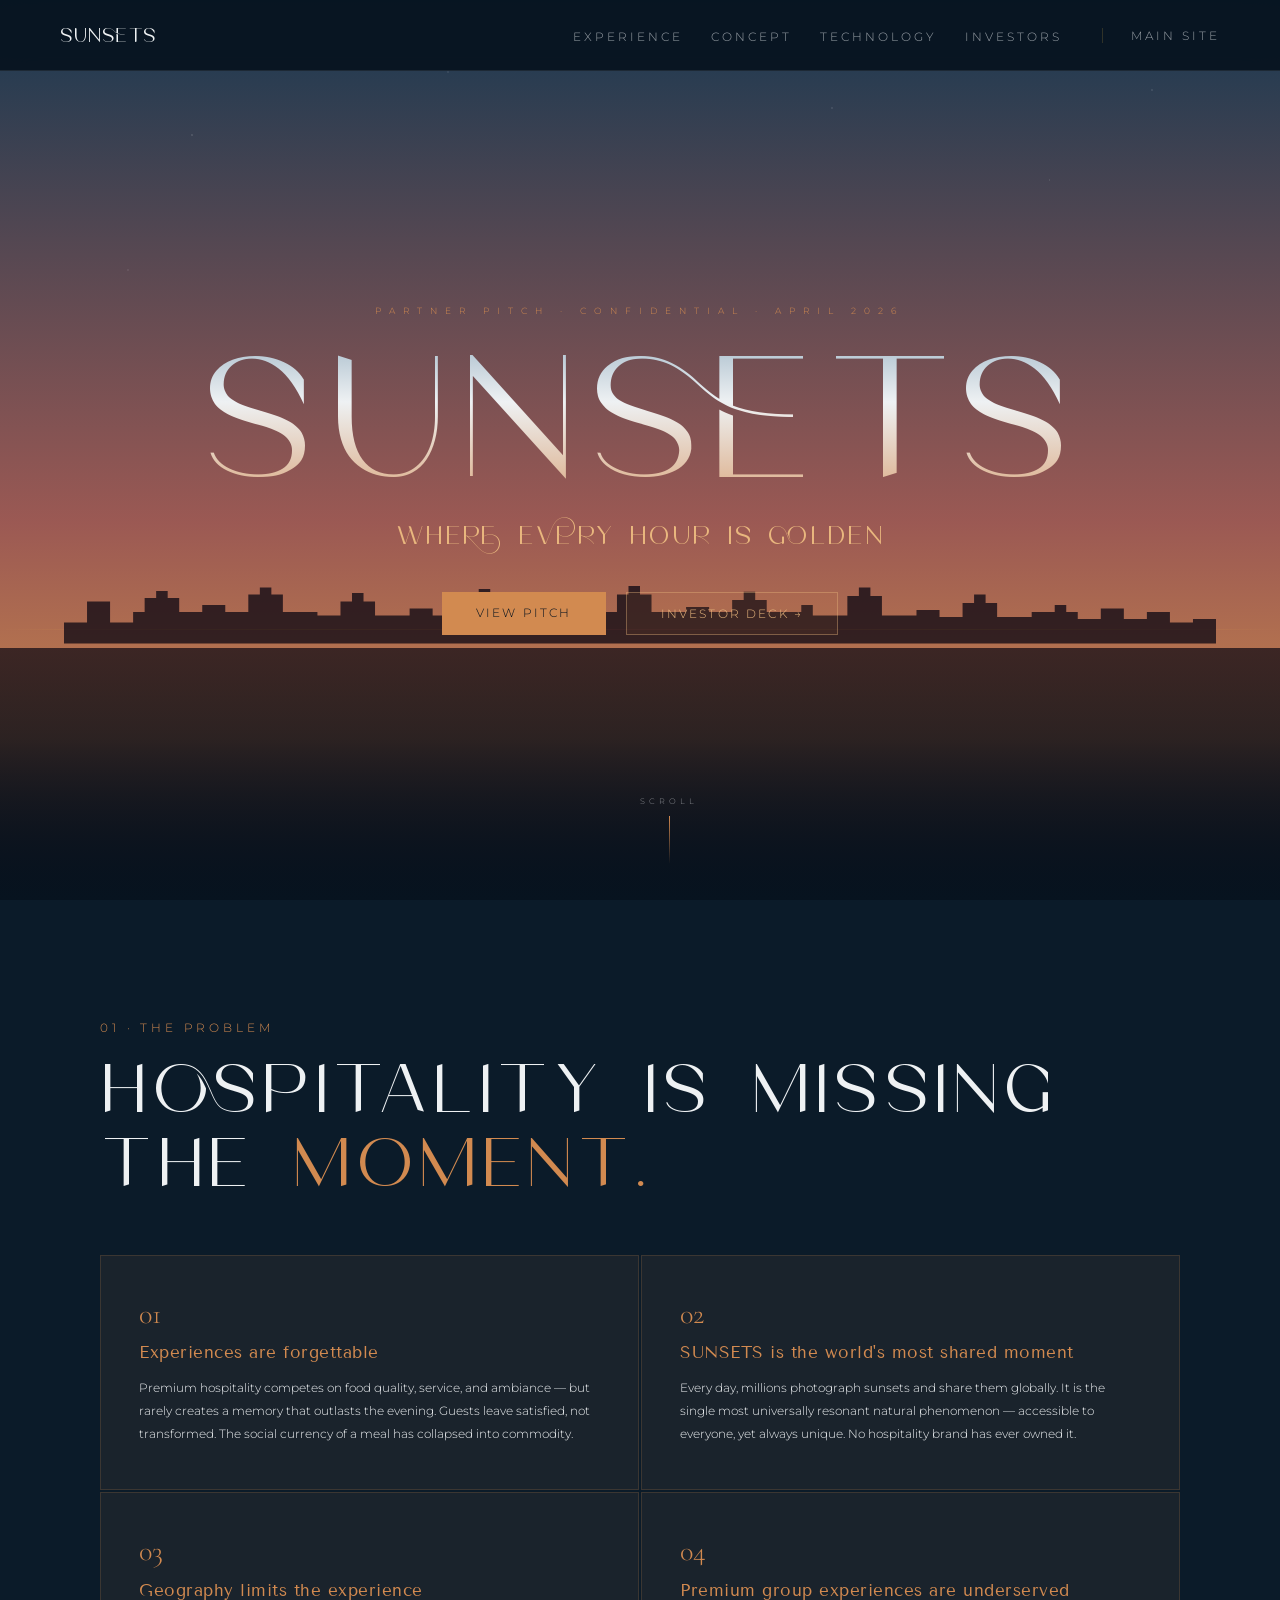
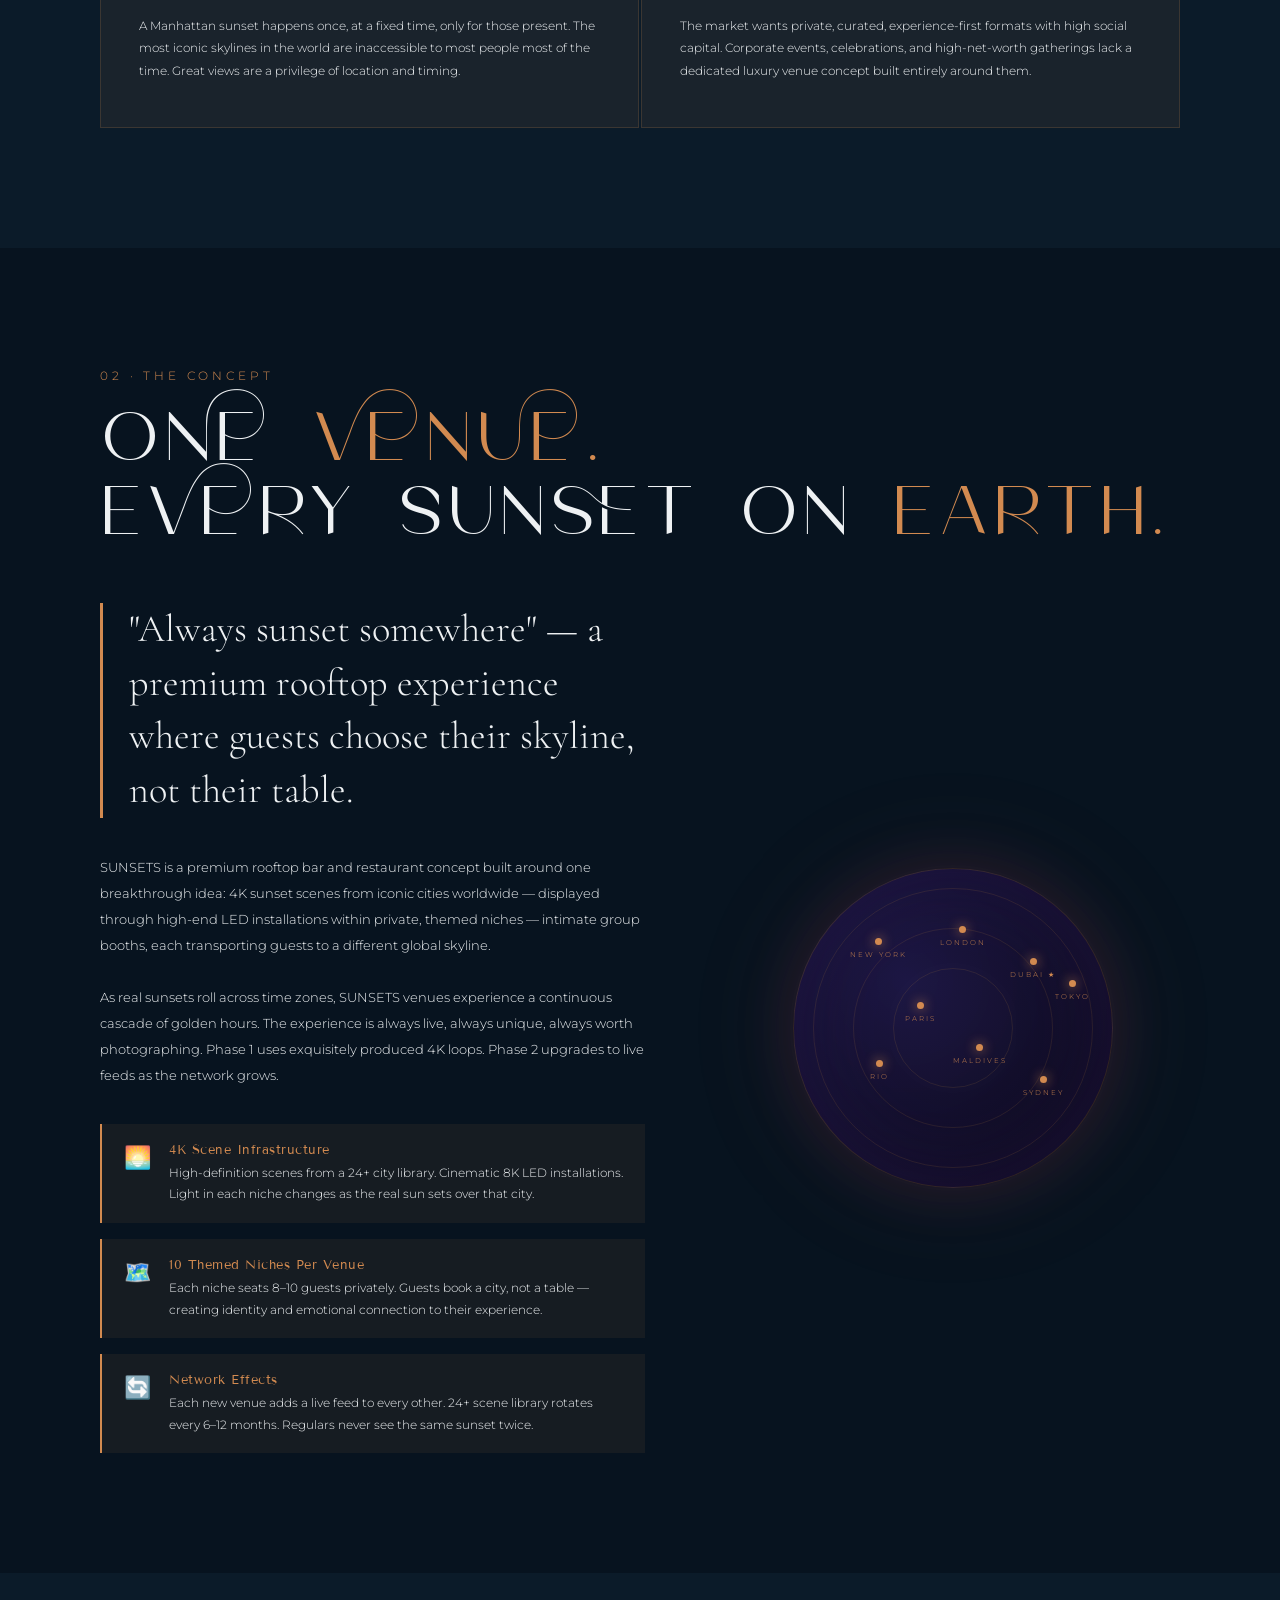
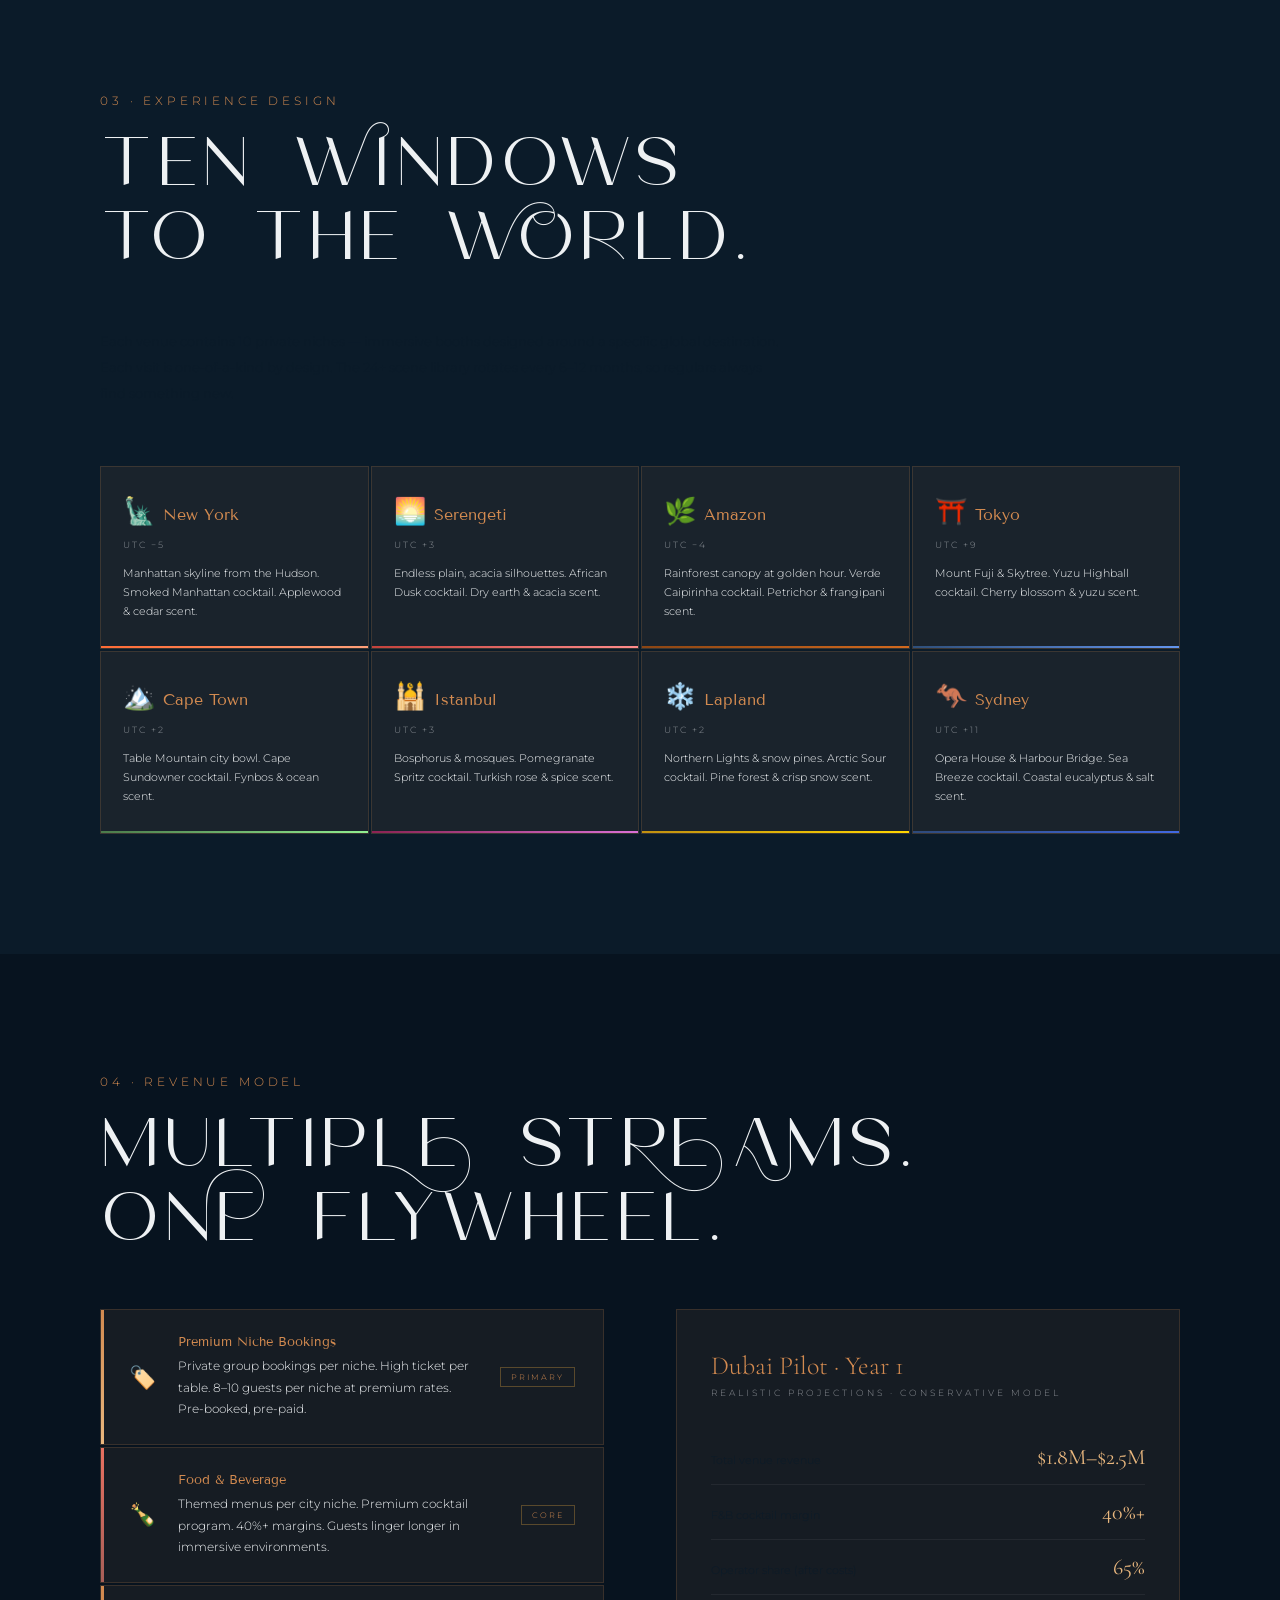
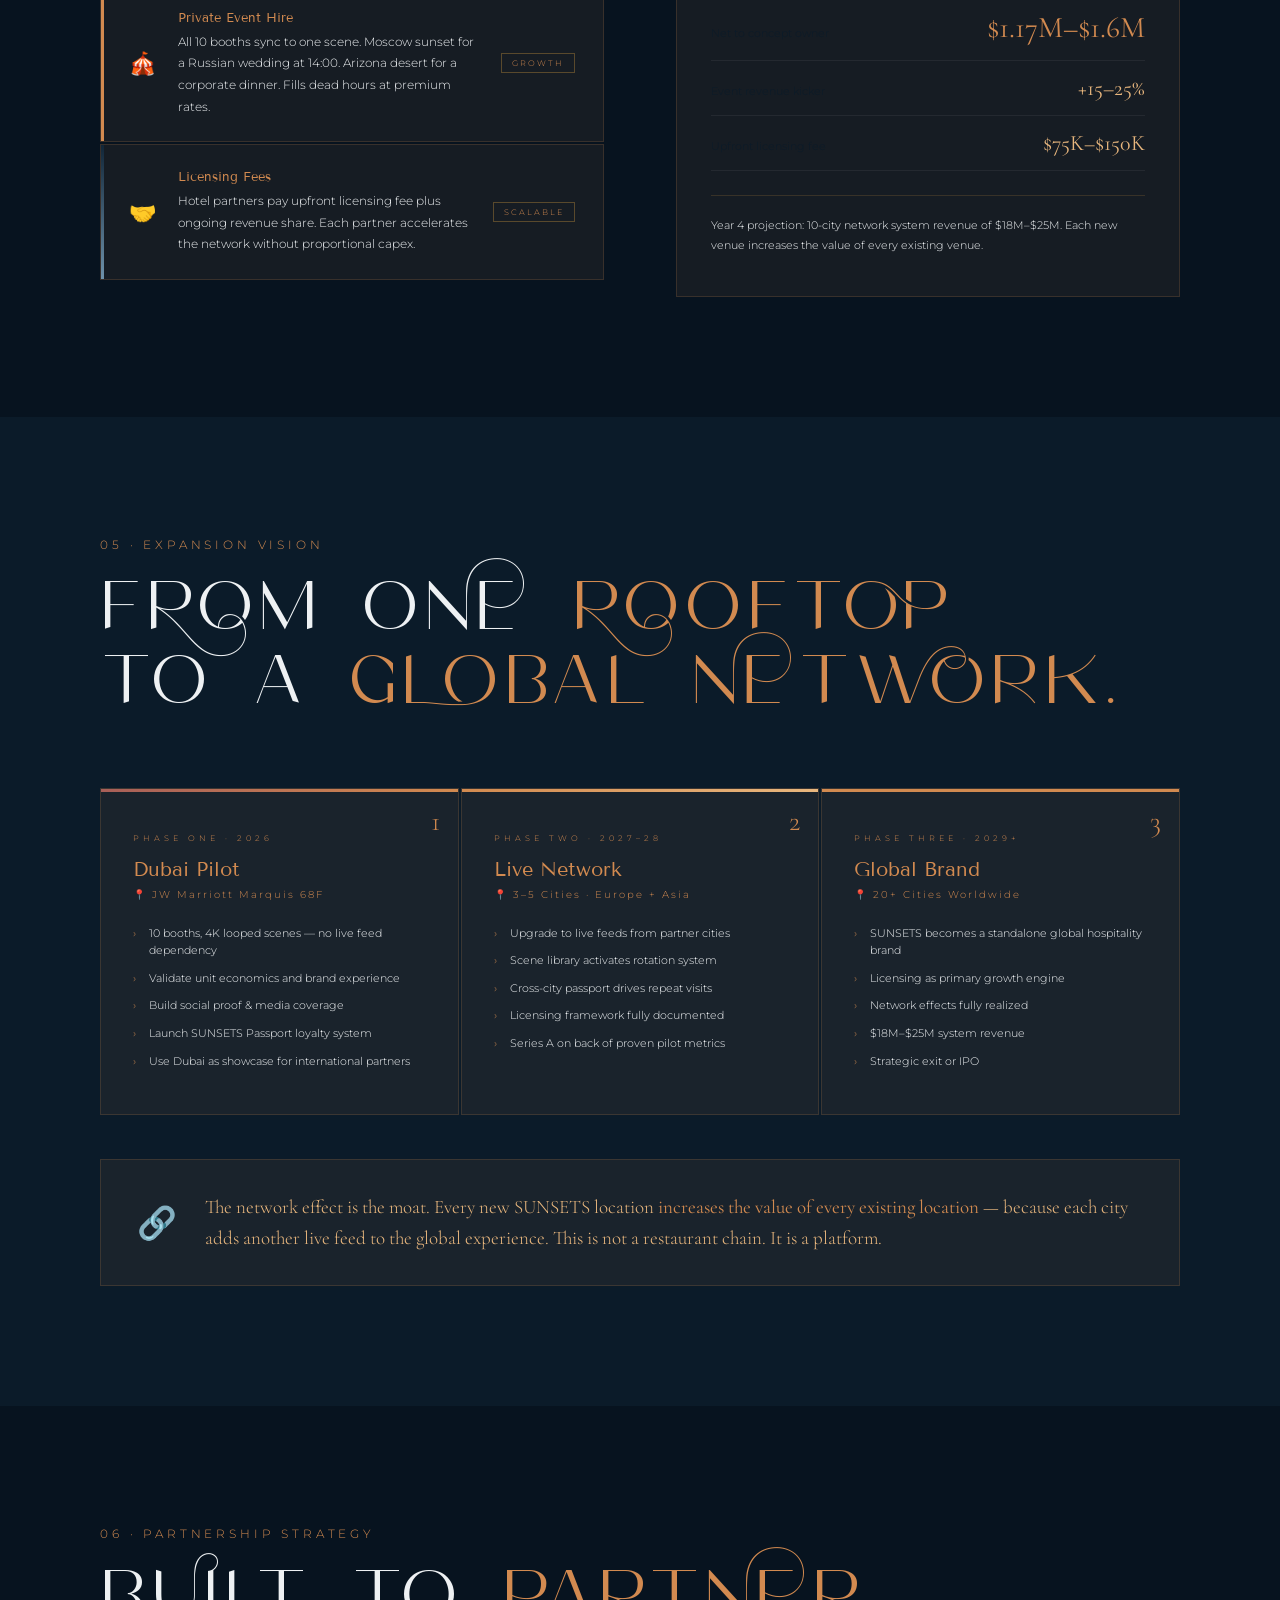
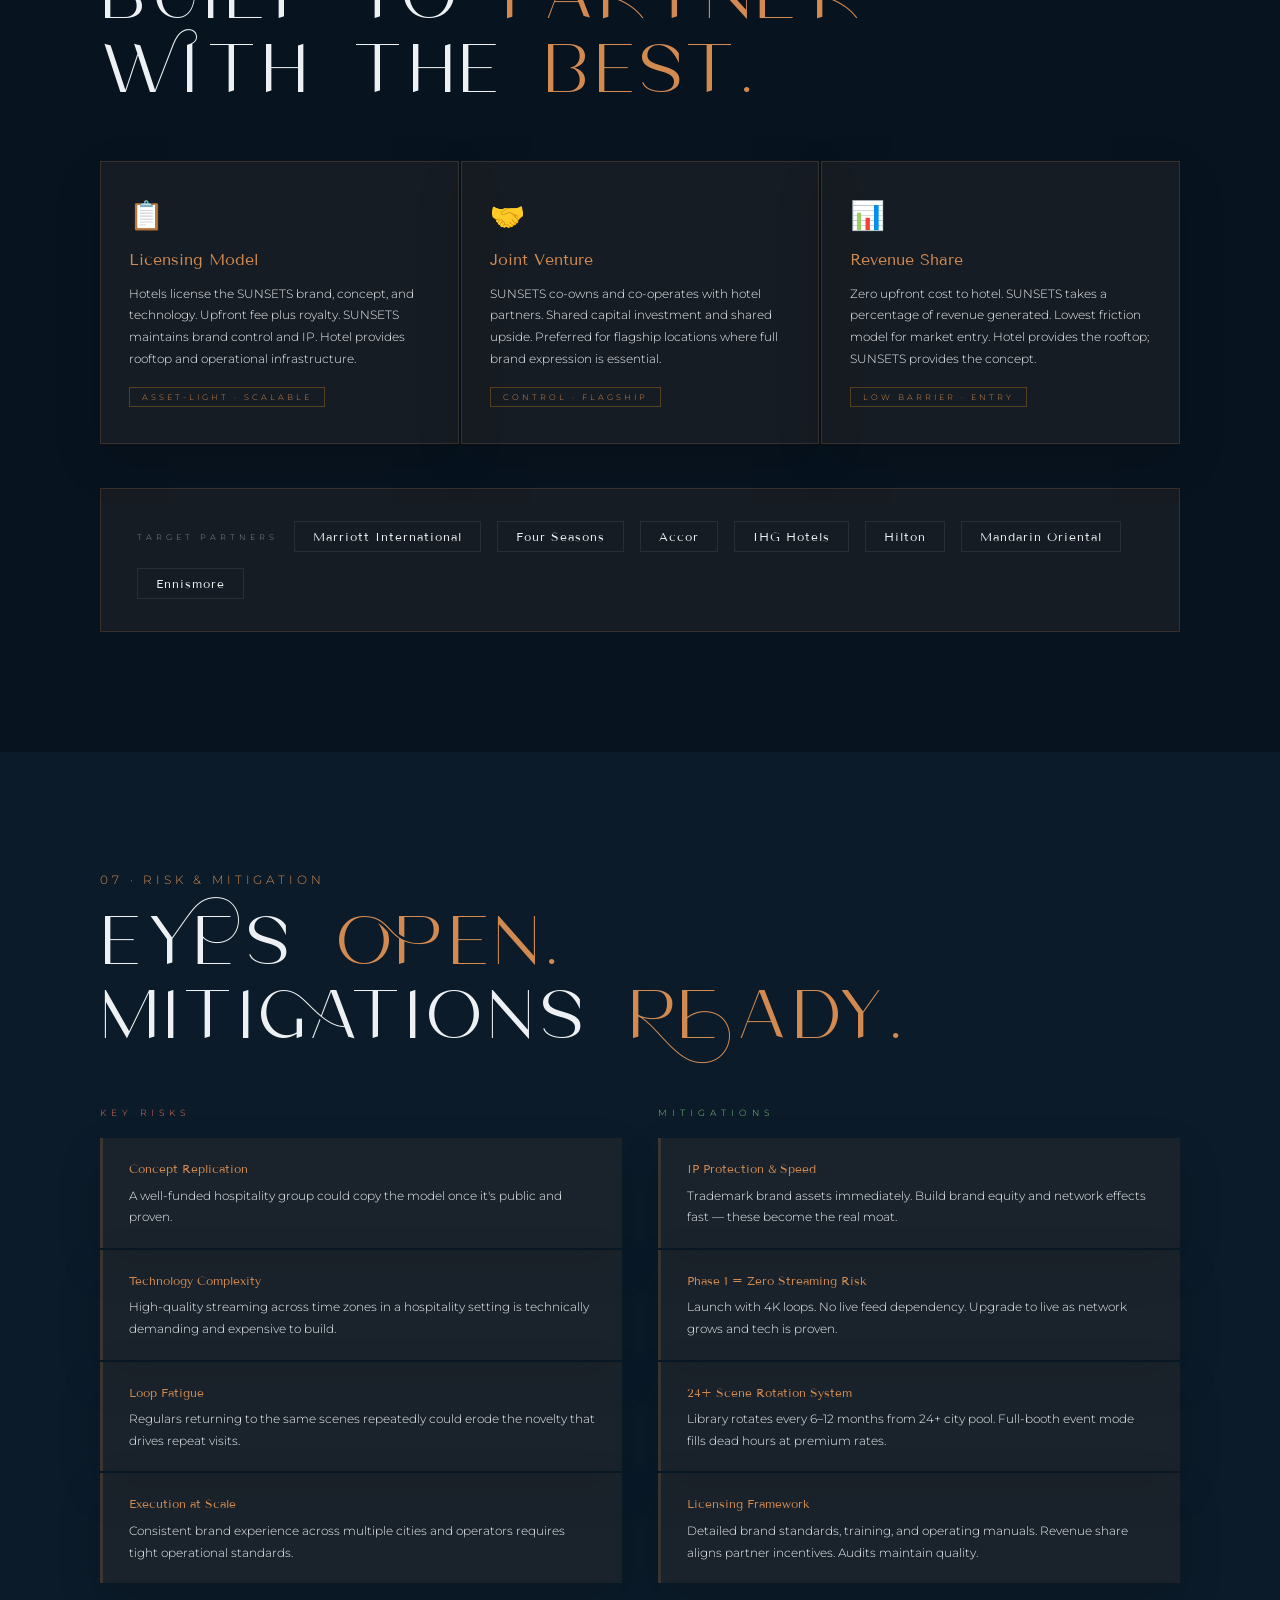
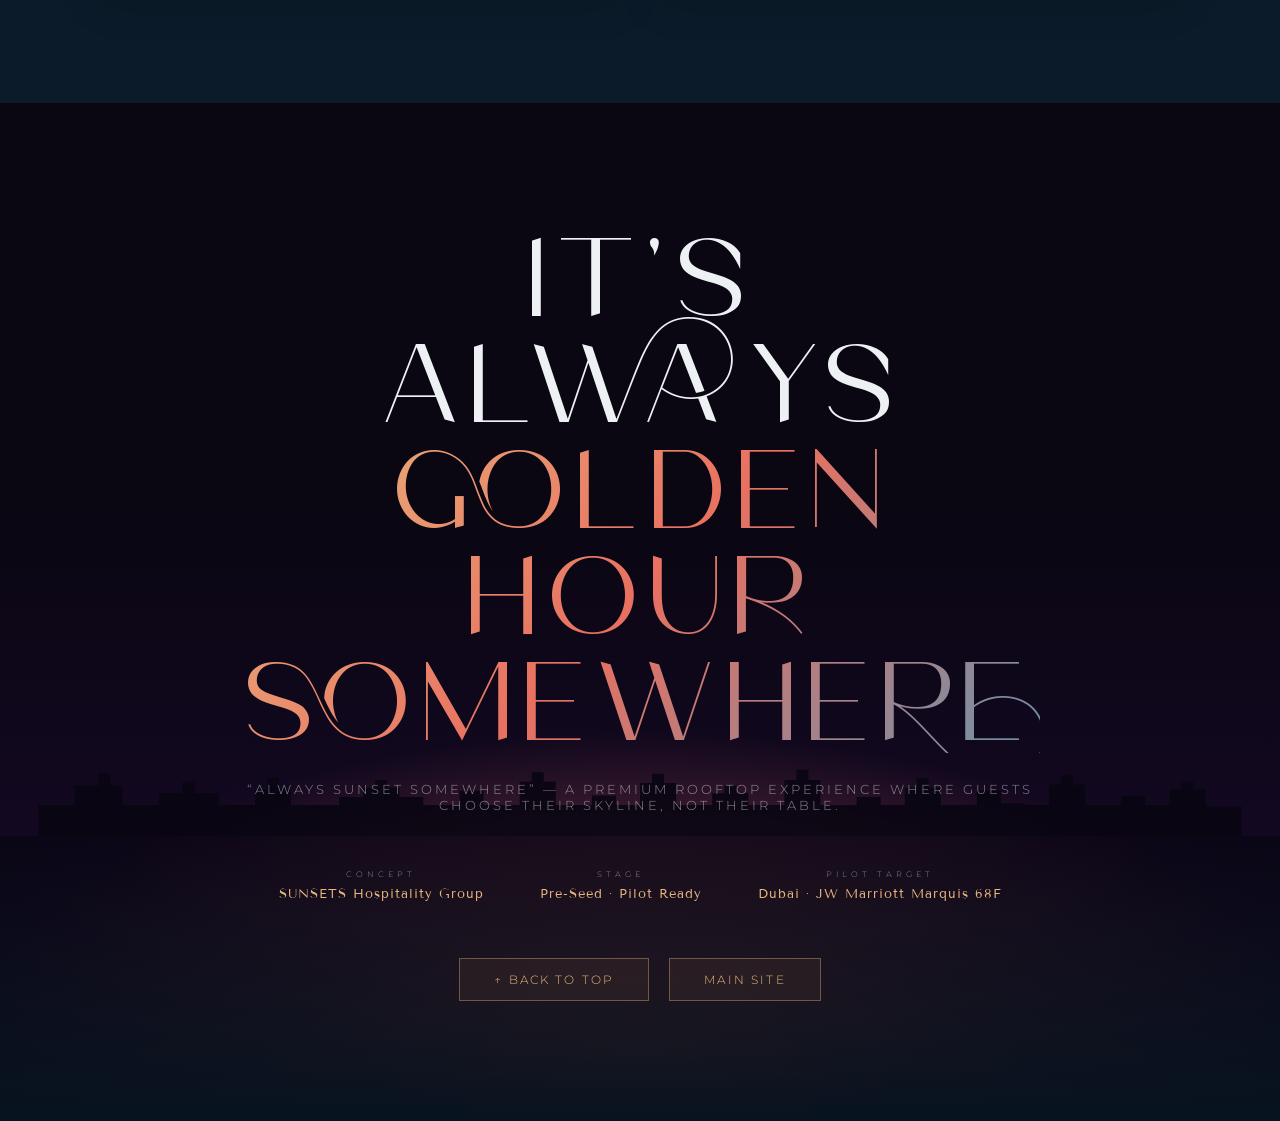
<file: concept.html>
<!DOCTYPE html>
<html lang="en">
<head>
<meta charset="UTF-8">
<meta name="viewport" content="width=device-width, initial-scale=1.0">
<title>SUNSETS — Concept & Partner Pitch</title>
<link rel="preconnect" href="https://fonts.googleapis.com">
<link href="https://fonts.googleapis.com/css2?family=Cormorant+Garamond:ital,wght@0,300;0,400;0,600;1,300;1,500&family=Tenor+Sans&family=Montserrat:wght@200;300;400&display=swap" rel="stylesheet">
<style>
:root {
  --dusk1: #0a0612;
  --dusk2: #1a0a2e;
  --dusk3: #2d1b5e;
  --horizon1: #8B2252;
  --horizon2: #C4472A;
  --horizon3: #E8781A;
  --horizon4: #F5B042;
  --gold: #D4A843;
  --amber: #E8921A;
  --blush: #E87060;
  --cream: #FAF0E0;
  --pale: #F5E8C8;
  --mid: rgba(245,232,200,0.55);
  --dim: rgba(245,232,200,0.3);
  --ghost: rgba(245,232,200,0.08);
}
*, *::before, *::after { margin: 0; padding: 0; box-sizing: border-box; }
html { scroll-behavior: smooth; }
body {
  background: var(--dusk1);
  color: var(--cream);
  font-family: 'Montserrat', sans-serif;
  font-weight: 300;
  overflow-x: hidden;
}
::-webkit-scrollbar { width: 3px; }
::-webkit-scrollbar-thumb { background: var(--gold); }

/* ── NAV ── */
nav {
  position: fixed;
  top: 0; left: 0; right: 0;
  z-index: 100;
  display: flex;
  justify-content: space-between;
  align-items: center;
  padding: 20px 60px;
  background: linear-gradient(to bottom, rgba(10,6,18,0.95), transparent);
  transition: background 0.4s;
}
nav.scrolled { background: rgba(10,6,18,0.97); }
.nav-logo {
  font-family: 'Cormorant Garamond', serif;
  font-size: 20px;
  font-weight: 300;
  letter-spacing: 6px;
  text-transform: uppercase;
  color: var(--gold);
  text-decoration: none;
}
.nav-right {
  display: flex;
  align-items: center;
  gap: 40px;
}
.nav-links {
  display: flex;
  gap: 28px;
  list-style: none;
}
.nav-links a {
  font-size: 9px;
  letter-spacing: 3px;
  text-transform: uppercase;
  color: var(--dim);
  text-decoration: none;
  transition: color 0.3s;
}
.nav-links a:hover { color: var(--gold); }
.nav-back {
  font-size: 9px;
  letter-spacing: 3px;
  text-transform: uppercase;
  color: rgba(212,168,67,0.45);
  text-decoration: none;
  transition: color 0.3s;
  border-left: 1px solid rgba(212,168,67,0.2);
  padding-left: 28px;
}
.nav-back:hover { color: var(--gold); }

/* ── PROGRESS BAR ── */
.progress-bar {
  position: fixed;
  top: 0; left: 0;
  height: 2px;
  background: linear-gradient(90deg, var(--horizon2), var(--gold));
  z-index: 200;
  width: 0%;
  transition: width 0.2s ease;
}

/* ── SLIDE BASE ── */
.slide {
  min-height: 100vh;
  position: relative;
  display: flex;
  flex-direction: column;
  justify-content: center;
  overflow: hidden;
  padding: 120px 100px;
}
.slide-label {
  font-size: 9px;
  letter-spacing: 6px;
  text-transform: uppercase;
  color: var(--amber);
  margin-bottom: 16px;
}
.slide-title {
  font-family: 'Cormorant Garamond', serif;
  font-size: clamp(38px, 5.5vw, 72px);
  font-weight: 300;
  line-height: 1.05;
  margin-bottom: 56px;
  color: var(--cream);
}
.slide-title em { font-style: italic; color: var(--blush); }

/* ── SLIDE 1: HERO ── */
#s1 {
  background: var(--dusk1);
  align-items: center;
  text-align: center;
  padding: 0;
}
.hero-sky {
  position: absolute;
  inset: 0;
  background:
    radial-gradient(ellipse 100% 60% at 50% 100%, rgba(232,120,96,0.45) 0%, transparent 55%),
    radial-gradient(ellipse 70% 40%  at 50% 100%, rgba(196,71,42,0.5)  0%, transparent 45%),
    radial-gradient(ellipse 50% 25%  at 50% 100%, rgba(244,176,66,0.4) 0%, transparent 35%),
    radial-gradient(ellipse 120% 80% at 50% 110%, rgba(139,34,82,0.4)  0%, transparent 60%),
    linear-gradient(to top, #1a0a2e 0%, #0a0612 60%);
  animation: skyPulse 8s ease-in-out infinite alternate;
}
@keyframes skyPulse { from { opacity: 0.85; } to { opacity: 1; } }
.hero-horizon-line {
  position: absolute;
  bottom: 30%;
  left: 0; right: 0;
  height: 1px;
  background: linear-gradient(90deg, transparent, rgba(244,176,66,0.4), rgba(232,120,96,0.6), rgba(244,176,66,0.4), transparent);
}
.hero-stars {
  position: absolute;
  inset: 0;
  background-image:
    radial-gradient(1px 1px at 15% 15%, rgba(255,255,255,0.6) 0%, transparent 100%),
    radial-gradient(1px 1px at 35% 8%,  rgba(255,255,255,0.4) 0%, transparent 100%),
    radial-gradient(1px 1px at 65% 12%, rgba(255,255,255,0.5) 0%, transparent 100%),
    radial-gradient(1px 1px at 82% 20%, rgba(255,255,255,0.3) 0%, transparent 100%),
    radial-gradient(1px 1px at 10% 30%, rgba(255,255,255,0.4) 0%, transparent 100%),
    radial-gradient(1px 1px at 90% 10%, rgba(255,255,255,0.5) 0%, transparent 100%),
    radial-gradient(1.5px 1.5px at 25% 5%, rgba(255,255,255,0.7) 0%, transparent 100%);
  opacity: 0.6;
}
.skyline-shape {
  position: absolute;
  bottom: 28.5%;
  left: 5%; right: 5%;
  height: 70px;
  background: rgba(10,6,18,0.75);
  clip-path: polygon(
    0% 100%,0% 70%,2% 70%,2% 40%,4% 40%,4% 70%,6% 70%,
    6% 55%,7% 55%,7% 35%,8% 35%,8% 25%,9% 25%,9% 35%,10% 35%,10% 55%,
    12% 55%,12% 45%,14% 45%,14% 55%,16% 55%,16% 30%,17% 30%,17% 20%,18% 20%,18% 30%,19% 30%,19% 55%,
    22% 55%,22% 60%,24% 60%,24% 40%,25% 40%,25% 28%,26% 28%,26% 40%,27% 40%,27% 60%,
    30% 60%,30% 50%,32% 50%,32% 60%,35% 60%,35% 35%,36% 35%,36% 22%,37% 22%,37% 35%,38% 35%,38% 45%,39% 45%,39% 60%,
    42% 60%,42% 55%,44% 55%,44% 45%,45% 45%,45% 55%,48% 55%,48% 30%,49% 30%,49% 18%,50% 18%,50% 30%,51% 30%,51% 55%,
    54% 55%,54% 48%,56% 48%,56% 55%,58% 55%,58% 38%,59% 38%,59% 26%,60% 26%,60% 38%,61% 38%,61% 55%,
    64% 55%,64% 45%,65% 45%,65% 60%,67% 60%,68% 60%,68% 32%,69% 32%,69% 20%,70% 20%,70% 32%,71% 32%,71% 60%,
    74% 60%,74% 52%,76% 52%,76% 62%,78% 62%,78% 42%,79% 42%,79% 30%,80% 30%,80% 42%,81% 42%,81% 62%,
    84% 62%,84% 55%,86% 55%,86% 45%,87% 45%,87% 55%,88% 55%,88% 65%,
    90% 65%,90% 50%,92% 50%,92% 65%,94% 65%,94% 55%,96% 55%,96% 70%,98% 70%,98% 65%,100% 65%,100% 100%
  );
}
.hero-ground { position: absolute; bottom: 0; left: 0; right: 0; height: 28%; background: linear-gradient(to bottom, rgba(10,6,18,0.7) 0%, var(--dusk1) 100%); }
.hero-content {
  position: relative;
  z-index: 10;
  padding: 120px 60px 80px;
  display: flex;
  flex-direction: column;
  align-items: center;
  gap: 1.2rem;
}
.hero-eyebrow {
  font-size: 9px;
  letter-spacing: 8px;
  text-transform: uppercase;
  color: var(--gold);
  opacity: 0;
  animation: fadeUp 1s 0.4s ease both;
}
.hero-title {
  font-family: 'Cormorant Garamond', serif;
  font-size: clamp(80px, 14vw, 180px);
  font-weight: 300;
  line-height: 0.9;
  letter-spacing: -1px;
  opacity: 0;
  animation: fadeUp 1.2s 0.6s ease both;
}
.hero-title span {
  background: linear-gradient(135deg, var(--horizon4) 0%, var(--blush) 40%, var(--horizon1) 80%);
  -webkit-background-clip: text;
  -webkit-text-fill-color: transparent;
  background-clip: text;
}
.hero-tagline {
  font-family: 'Cormorant Garamond', serif;
  font-size: clamp(16px, 2.2vw, 26px);
  font-weight: 300;
  font-style: italic;
  color: var(--pale);
  opacity: 0;
  animation: fadeUp 1s 0.9s ease both;
}
.hero-cta-row {
  display: flex;
  justify-content: center;
  gap: 20px;
  margin-top: 1.2rem;
  opacity: 0;
  animation: fadeUp 1s 1.2s ease both;
}
.btn-primary {
  padding: 13px 34px;
  background: linear-gradient(135deg, var(--horizon2), var(--horizon3));
  color: var(--cream);
  font-size: 9px;
  letter-spacing: 4px;
  text-transform: uppercase;
  border: none;
  cursor: pointer;
  text-decoration: none;
  transition: opacity 0.3s;
  display: inline-block;
  font-family: 'Montserrat', sans-serif;
}
.btn-primary:hover { opacity: 0.8; }
.btn-ghost {
  padding: 13px 34px;
  background: transparent;
  color: var(--pale);
  font-size: 9px;
  letter-spacing: 4px;
  text-transform: uppercase;
  border: 1px solid rgba(245,232,200,0.22);
  cursor: pointer;
  text-decoration: none;
  transition: border-color 0.3s, color 0.3s;
  display: inline-block;
  font-family: 'Montserrat', sans-serif;
}
.btn-ghost:hover { border-color: var(--gold); color: var(--gold); }
.scroll-hint {
  position: absolute;
  bottom: 36px;
  left: 50%;
  transform: translateX(-50%);
  display: flex;
  flex-direction: column;
  align-items: center;
  gap: 10px;
  opacity: 0;
  animation: fadeUp 1s 1.8s ease both;
}
.scroll-hint span { font-size: 8px; letter-spacing: 4px; text-transform: uppercase; color: var(--dim); }
.scroll-line { width: 1px; height: 48px; background: linear-gradient(to bottom, var(--gold), transparent); animation: scrollPulse 2s ease-in-out infinite; }
@keyframes scrollPulse { 0%,100%{opacity:0.3;} 50%{opacity:1;} }

/* ── SLIDE 2: PROBLEM ── */
#s2 { background: linear-gradient(160deg, #0f0820 0%, #0a0612 100%); }
.problem-grid { display: grid; grid-template-columns: 1fr 1fr; gap: 2px; }
.problem-card {
  background: rgba(255,255,255,0.04);
  border: 1px solid var(--ghost);
  padding: 44px 38px;
  position: relative;
  overflow: hidden;
  transition: background 0.4s;
}
.problem-card:hover { background: rgba(255,255,255,0.07); }
.problem-card::before {
  content: '';
  position: absolute;
  top: 0; left: 0; right: 0;
  height: 2px;
  background: linear-gradient(90deg, var(--horizon2), var(--horizon3));
  opacity: 0;
  transition: opacity 0.4s;
}
.problem-card:hover::before { opacity: 1; }
.pc-number { font-family: 'Cormorant Garamond', serif; font-size: 56px; font-weight: 300; color: rgba(232,120,96,0.12); line-height: 1; margin-bottom: 14px; }
.pc-title { font-family: 'Tenor Sans', sans-serif; font-size: 17px; color: var(--cream); margin-bottom: 14px; letter-spacing: 0.5px; }
.pc-body { font-size: 12px; line-height: 1.9; color: var(--mid); }

/* ── SLIDE 3: CONCEPT ── */
#s3 {
  background:
    radial-gradient(ellipse 80% 50% at 50% 100%, rgba(139,34,82,0.18) 0%, transparent 60%),
    linear-gradient(to top, #150822 0%, #0a0612 100%);
}
.concept-layout { display: grid; grid-template-columns: 1.2fr 1fr; gap: 80px; align-items: center; }
.concept-hook {
  font-family: 'Cormorant Garamond', serif;
  font-size: clamp(24px, 3vw, 42px);
  font-weight: 300;
  font-style: italic;
  line-height: 1.4;
  color: var(--cream);
  margin-bottom: 36px;
  border-left: 3px solid var(--amber);
  padding-left: 26px;
}
.concept-body { font-size: 13px; line-height: 2; color: var(--mid); margin-bottom: 36px; }
.concept-pillars { display: flex; flex-direction: column; gap: 16px; }
.pillar { display: flex; align-items: flex-start; gap: 18px; padding: 18px 22px; background: var(--ghost); border-left: 2px solid var(--horizon3); }
.pillar-icon { font-size: 22px; flex-shrink: 0; margin-top: 2px; }
.pillar-title { font-family: 'Tenor Sans', sans-serif; font-size: 13px; color: var(--pale); margin-bottom: 4px; letter-spacing: 0.5px; }
.pillar-body { font-size: 11px; color: var(--dim); line-height: 1.7; }

/* Globe viz */
.concept-right { display: flex; align-items: center; justify-content: center; }
.globe-viz { position: relative; width: 320px; height: 320px; }
.globe-outer {
  position: absolute; inset: 0; border-radius: 50%;
  border: 1px solid rgba(244,176,66,0.15);
  background: radial-gradient(ellipse at 35% 35%, rgba(45,27,94,0.6), rgba(10,6,18,0.9));
  box-shadow: 0 0 60px rgba(139,34,82,0.2), 0 0 120px rgba(232,120,96,0.1), inset 0 0 80px rgba(45,27,94,0.4);
}
.globe-ring { position: absolute; border-radius: 50%; border: 1px solid rgba(244,176,66,0.1); }
.globe-ring-1 { inset: 20px; } .globe-ring-2 { inset: 60px; } .globe-ring-3 { inset: 100px; }
.globe-city { position: absolute; display: flex; flex-direction: column; align-items: center; gap: 5px; cursor: default; transition: transform 0.3s; }
.globe-city:hover { transform: scale(1.12); }
.globe-dot { width: 7px; height: 7px; border-radius: 50%; background: var(--gold); box-shadow: 0 0 12px var(--amber); animation: dotPulse 2s ease-in-out infinite; }
@keyframes dotPulse { 0%,100%{box-shadow:0 0 8px var(--amber);} 50%{box-shadow:0 0 20px var(--amber),0 0 40px rgba(232,146,26,0.4);} }
.globe-city-name { font-size: 7px; letter-spacing: 2px; text-transform: uppercase; color: var(--gold); white-space: nowrap; }

/* ── SLIDE 4: EXPERIENCE ── */
#s4 { background: linear-gradient(135deg, #0a0612 0%, #12082a 50%, #0a0612 100%); }
.niches-intro { max-width: 680px; margin-bottom: 60px; }
.niches-intro p { font-size: 13px; line-height: 2; color: var(--mid); }
.niches-grid { display: grid; grid-template-columns: repeat(4,1fr); gap: 2px; }
.niche-card {
  background: var(--ghost);
  border: 1px solid rgba(255,255,255,0.05);
  padding: 28px 22px;
  position: relative;
  overflow: hidden;
  transition: all 0.4s ease;
  cursor: default;
}
.niche-card:hover { background: rgba(255,255,255,0.07); transform: translateY(-3px); }
.niche-card::after { content: ''; position: absolute; bottom: 0; left: 0; right: 0; height: 2px; }
.n1::after{background:linear-gradient(90deg,#FF6B35,#FFA07A);}
.n2::after{background:linear-gradient(90deg,#C4423C,#FF8C8C);}
.n3::after{background:linear-gradient(90deg,#8B4513,#D2691E);}
.n4::after{background:linear-gradient(90deg,#2F4F7A,#6495ED);}
.n5::after{background:linear-gradient(90deg,#4B7A4A,#90EE90);}
.n6::after{background:linear-gradient(90deg,#8B2252,#DA70D6);}
.n7::after{background:linear-gradient(90deg,#C09010,#FFD700);}
.n8::after{background:linear-gradient(90deg,#2E4A7A,#4169E1);}
.niche-emoji { font-size: 26px; margin-bottom: 14px; display: block; }
.niche-city { font-family: 'Tenor Sans', sans-serif; font-size: 13px; color: var(--pale); margin-bottom: 5px; }
.niche-time { font-size: 9px; letter-spacing: 2px; color: var(--dim); margin-bottom: 14px; }
.niche-desc { font-size: 11px; line-height: 1.7; color: var(--mid); }

/* ── SLIDE 5: REVENUE ── */
#s5 { background: linear-gradient(160deg, #080514 0%, #12082a 100%); }
.revenue-layout { display: grid; grid-template-columns: 1fr 1fr; gap: 72px; align-items: start; }
.revenue-streams { display: flex; flex-direction: column; gap: 2px; }
.stream-row {
  display: flex; align-items: center; gap: 22px;
  padding: 24px 28px;
  background: var(--ghost);
  border: 1px solid rgba(255,255,255,0.05);
  position: relative; overflow: hidden;
  transition: background 0.3s;
}
.stream-row:hover { background: rgba(255,255,255,0.07); }
.stream-row::before { content: ''; position: absolute; left: 0; top: 0; bottom: 0; width: 3px; }
.sr1::before{background:linear-gradient(to bottom,var(--horizon3),var(--horizon4));}
.sr2::before{background:linear-gradient(to bottom,var(--blush),var(--horizon2));}
.sr3::before{background:linear-gradient(to bottom,var(--gold),var(--amber));}
.sr4::before{background:linear-gradient(to bottom,var(--dusk3),var(--horizon1));}
.stream-icon { font-size: 22px; flex-shrink: 0; }
.stream-info { flex: 1; }
.stream-name { font-family: 'Tenor Sans', sans-serif; font-size: 13px; color: var(--cream); margin-bottom: 5px; }
.stream-desc { font-size: 11px; color: var(--dim); line-height: 1.6; }
.stream-badge { font-size: 8px; letter-spacing: 2px; text-transform: uppercase; padding: 4px 10px; border: 1px solid rgba(244,176,66,0.3); color: var(--gold); white-space: nowrap; flex-shrink: 0; }
.unit-econ { background: var(--ghost); border: 1px solid rgba(244,176,66,0.15); padding: 40px 34px; }
.ue-title { font-family: 'Cormorant Garamond', serif; font-size: 26px; font-weight: 300; color: var(--cream); margin-bottom: 6px; }
.ue-sub { font-size: 9px; letter-spacing: 3px; text-transform: uppercase; color: var(--dim); margin-bottom: 32px; }
.ue-row { display: flex; justify-content: space-between; align-items: baseline; padding: 14px 0; border-bottom: 1px solid rgba(255,255,255,0.06); }
.ue-row:last-child { border: none; }
.ue-label { font-size: 11px; color: var(--mid); }
.ue-value { font-family: 'Cormorant Garamond', serif; font-size: 22px; font-weight: 400; color: var(--pale); }
.ue-value.highlight { color: var(--gold); font-size: 30px; }
.ue-note { margin-top: 24px; padding-top: 20px; border-top: 1px solid rgba(244,176,66,0.15); font-size: 11px; color: var(--dim); line-height: 1.8; font-style: italic; }

/* ── SLIDE 6: EXPANSION ── */
#s6 { background: linear-gradient(160deg, #0a0612 0%, #0f0820 100%); }
.phases-timeline { display: grid; grid-template-columns: repeat(3,1fr); gap: 2px; margin-top: 16px; }
.phase-card { padding: 44px 32px; position: relative; overflow: hidden; border: 1px solid var(--ghost); }
.phase-card::before { content: ''; position: absolute; top: 0; left: 0; right: 0; height: 3px; }
.ph1::before{background:linear-gradient(90deg,var(--horizon2),var(--horizon3));}
.ph2::before{background:linear-gradient(90deg,var(--horizon3),var(--horizon4));}
.ph3::before{background:linear-gradient(90deg,var(--gold),var(--amber));}
.phase-num { font-family: 'Cormorant Garamond', serif; font-size: 76px; font-weight: 300; color: rgba(244,176,66,0.07); line-height: 1; position: absolute; top: 18px; right: 18px; }
.phase-tag { font-size: 8px; letter-spacing: 4px; text-transform: uppercase; color: var(--amber); margin-bottom: 14px; }
.phase-title { font-family: 'Tenor Sans', sans-serif; font-size: 20px; color: var(--cream); margin-bottom: 7px; }
.phase-location { font-size: 10px; letter-spacing: 2px; color: var(--gold); margin-bottom: 24px; }
.phase-items { list-style: none; display: flex; flex-direction: column; gap: 10px; }
.phase-items li { font-size: 11px; color: var(--mid); padding-left: 16px; position: relative; line-height: 1.6; }
.phase-items li::before { content: '›'; position: absolute; left: 0; color: var(--amber); }
.expansion-note { margin-top: 44px; padding: 32px 36px; background: var(--ghost); border: 1px solid rgba(244,176,66,0.12); display: flex; align-items: center; gap: 28px; }
.en-icon { font-size: 32px; flex-shrink: 0; }
.en-text { font-family: 'Cormorant Garamond', serif; font-size: 19px; font-style: italic; color: var(--pale); line-height: 1.6; }
.en-text strong { font-style: normal; color: var(--gold); font-weight: 400; }

/* ── SLIDE 7: PARTNERSHIPS ── */
#s7 { background: linear-gradient(135deg, #080514 0%, #12082a 60%, #0a0612 100%); }
.partner-grid { display: grid; grid-template-columns: 1fr 1fr 1fr; gap: 2px; margin-bottom: 44px; }
.partner-model { background: var(--ghost); border: 1px solid rgba(255,255,255,0.05); padding: 36px 28px; transition: all 0.4s; cursor: default; }
.partner-model:hover { background: rgba(255,255,255,0.07); border-color: rgba(244,176,66,0.2); }
.pm-icon { font-size: 28px; margin-bottom: 18px; }
.pm-title { font-family: 'Tenor Sans', sans-serif; font-size: 16px; color: var(--cream); margin-bottom: 14px; }
.pm-desc { font-size: 11px; color: var(--mid); line-height: 1.9; margin-bottom: 18px; }
.pm-tag { font-size: 8px; letter-spacing: 3px; text-transform: uppercase; color: var(--amber); padding: 4px 12px; border: 1px solid rgba(232,146,26,0.3); width: fit-content; }
.hotel-logos-row { padding: 32px 36px; background: var(--ghost); border: 1px solid rgba(244,176,66,0.1); display: flex; align-items: center; gap: 16px; flex-wrap: wrap; }
.hotel-label { font-size: 8px; letter-spacing: 4px; text-transform: uppercase; color: var(--dim); flex-shrink: 0; }
.hotel-name { font-family: 'Tenor Sans', sans-serif; font-size: 12px; color: var(--mid); padding: 7px 18px; border: 1px solid rgba(255,255,255,0.08); letter-spacing: 1px; transition: all 0.3s; cursor: default; }
.hotel-name:hover { border-color: rgba(244,176,66,0.4); color: var(--gold); }

/* ── SLIDE 8: RISK ── */
#s8 { background: linear-gradient(160deg, #0a0612, #10071e); }
.risk-layout { display: grid; grid-template-columns: 1fr 1fr; gap: 36px; }
.risk-col-title { font-size: 9px; letter-spacing: 5px; text-transform: uppercase; margin-bottom: 20px; }
.risk-col-title.risks { color: var(--blush); }
.risk-col-title.mitigations { color: #7ec87e; }
.risk-items { display: flex; flex-direction: column; gap: 2px; }
.risk-item { padding: 20px 26px; background: var(--ghost); border-left: 3px solid; font-size: 12px; line-height: 1.7; color: var(--mid); }
.risk-item.r { border-color: var(--blush); }
.risk-item.m { border-color: #7ec87e; }
.risk-item strong { display: block; font-family: 'Tenor Sans', sans-serif; font-size: 12px; margin-bottom: 5px; color: var(--cream); font-weight: normal; }

/* ── SLIDE 9: CLOSING ── */
#s9 {
  min-height: 100vh;
  display: flex;
  align-items: center;
  justify-content: center;
  text-align: center;
  position: relative;
  overflow: hidden;
  padding: 120px 60px;
}
.closing-sky {
  position: absolute; inset: 0;
  background:
    radial-gradient(ellipse 100% 70% at 50% 100%, rgba(232,120,96,0.6) 0%, transparent 55%),
    radial-gradient(ellipse 70% 45%  at 50% 100%, rgba(196,71,42,0.65) 0%, transparent 45%),
    radial-gradient(ellipse 50% 30%  at 50% 100%, rgba(244,176,66,0.5) 0%, transparent 35%),
    radial-gradient(ellipse 120% 80% at 50% 110%, rgba(139,34,82,0.5) 0%, transparent 60%),
    linear-gradient(to top, #1a0a2e 0%, #0a0612 60%);
}
.closing-skyline {
  position: absolute;
  bottom: 28%; left: 3%; right: 3%;
  height: 78px;
  background: rgba(8,5,18,0.88);
  clip-path: polygon(
    0% 100%,0% 60%,3% 60%,3% 35%,5% 35%,5% 20%,6% 20%,6% 35%,7% 35%,7% 60%,
    10% 60%,10% 45%,12% 45%,12% 30%,13% 30%,13% 45%,15% 45%,15% 60%,
    18% 60%,18% 40%,19% 40%,19% 25%,20% 25%,20% 40%,21% 40%,21% 60%,
    25% 60%,25% 50%,27% 50%,27% 38%,28% 38%,28% 28%,29% 28%,29% 38%,30% 38%,30% 50%,32% 50%,32% 60%,
    35% 60%,35% 42%,37% 42%,37% 60%,40% 60%,40% 30%,41% 30%,41% 18%,42% 18%,42% 30%,43% 30%,43% 60%,
    46% 60%,46% 48%,48% 48%,48% 60%,50% 60%,50% 32%,51% 32%,51% 20%,52% 20%,52% 32%,53% 32%,53% 60%,
    56% 60%,56% 45%,57% 45%,57% 35%,58% 35%,58% 45%,59% 45%,59% 60%,
    62% 60%,62% 28%,63% 28%,63% 15%,64% 15%,64% 28%,65% 28%,65% 60%,
    68% 60%,68% 50%,70% 50%,70% 60%,72% 60%,72% 38%,73% 38%,73% 26%,74% 26%,74% 38%,75% 38%,75% 60%,
    78% 60%,78% 42%,80% 42%,80% 58%,82% 58%,82% 60%,84% 60%,84% 34%,85% 34%,85% 22%,86% 22%,86% 34%,87% 34%,87% 60%,
    90% 60%,90% 48%,92% 48%,92% 60%,94% 60%,94% 40%,95% 40%,95% 30%,96% 30%,96% 40%,97% 40%,97% 62%,100% 62%,100% 100%
  );
}
.closing-ground { position: absolute; bottom: 0; left: 0; right: 0; height: 28%; background: linear-gradient(to bottom, rgba(8,5,18,0.7), var(--dusk1)); }
.closing-content { position: relative; z-index: 2; max-width: 800px; }
.closing-title { font-family: 'Cormorant Garamond', serif; font-size: clamp(56px, 9vw, 130px); font-weight: 300; line-height: 0.92; margin-bottom: 28px; }
.closing-title .line-a { color: var(--cream); display: block; }
.closing-title .line-b { display: block; background: linear-gradient(135deg, var(--horizon4), var(--blush), var(--horizon1)); -webkit-background-clip: text; -webkit-text-fill-color: transparent; background-clip: text; font-style: italic; }
.closing-sub { font-size: 13px; letter-spacing: 3px; text-transform: uppercase; color: var(--dim); margin-bottom: 56px; }
.closing-contact-row { display: flex; justify-content: center; gap: 56px; margin-bottom: 56px; flex-wrap: wrap; }
.cc-item { display: flex; flex-direction: column; align-items: center; gap: 7px; }
.cc-label { font-size: 8px; letter-spacing: 4px; text-transform: uppercase; color: var(--dim); }
.cc-value { font-family: 'Tenor Sans', sans-serif; font-size: 13px; color: var(--pale); letter-spacing: 1px; }

/* ── ANIMATIONS ── */
@keyframes fadeUp { from{opacity:0;transform:translateY(22px);}to{opacity:1;transform:translateY(0);} }

/* reveal on scroll */
.reveal { opacity: 0; transform: translateY(28px); transition: opacity 0.9s ease, transform 0.9s ease; }
.reveal.visible { opacity: 1; transform: translateY(0); }
.reveal-delay-1 { transition-delay: 0.1s; }
.reveal-delay-2 { transition-delay: 0.22s; }
.reveal-delay-3 { transition-delay: 0.36s; }

/* ── RESPONSIVE ── */
@media (max-width: 960px) {
  .slide { padding: 80px 28px; }
  nav { padding: 18px 24px; }
  .nav-links { display: none; }
  .problem-grid,.revenue-layout,.risk-layout,.partner-grid,.concept-layout { grid-template-columns: 1fr; }
  .niches-grid { grid-template-columns: 1fr 1fr; }
  .phases-timeline { grid-template-columns: 1fr; }
  .globe-viz { width: 260px; height: 260px; }
  .closing-contact-row { flex-direction: column; align-items: center; gap: 28px; }
}

/* v3.1 visual normalization */
:root{
  --dusk1:#07131F!important;--dusk2:#0B1B29!important;--dusk3:#112638!important;
  --horizon1:#6E91AA!important;--horizon2:#A85F58!important;--horizon3:#D28A50!important;--horizon4:#E9B77E!important;
  --gold:#D28A50!important;--amber:#D28A50!important;--pale:#E9B77E!important;--cream:#EEF1F3!important;
  --mid:rgba(238,241,243,.76)!important;--dim:rgba(238,241,243,.54)!important;--ghost:rgba(210,138,80,.07)!important;
}
body{background:#07131F!important;color:#EEF1F3!important}
.hero-title span{background:linear-gradient(180deg,#6E91AA 0%,#EEF1F3 45%,#D28A50 100%)!important;-webkit-background-clip:text!important;background-clip:text!important;color:transparent!important}
.hero-sky{background:linear-gradient(180deg,#183B55 0%,#30536B 32%,#A85F58 68%,#D28A50 88%,#07131F 100%)!important;opacity:.92!important}
.slide-title,.closing-title{font-weight:400!important}
.slide-title em{color:#D28A50!important;font-style:normal!important}
.slide-label{font-size:12px!important;color:#D28A50!important;letter-spacing:.32em!important}
.pc-number,.phase-num{color:#D28A50!important;opacity:1!important;font-size:clamp(22px,2.2vw,34px)!important}
.problem-card,.niche-card,.stream-row,.phase-card,.partner-model,.risk-item,.unit-econ,.expansion-note,.hotel-logos-row{
  background:rgba(210,138,80,.075)!important;border-color:rgba(210,138,80,.18)!important
}
.pc-title,.pillar-title,.stream-name,.phase-title,.pm-title,.risk-item strong,.ue-title,.niche-city{color:#D28A50!important}
.pc-body,.concept-body,.pillar-body,.niche-desc,.stream-desc,.phase-items li,.pm-desc,.risk-item,.ue-row,.ue-note,.expansion-note,.hotel-name{color:#EEF1F3!important}
.niche-city{font-size:16px!important;display:inline-block!important;vertical-align:middle!important;margin-left:8px!important}
.niche-emoji{display:inline-block!important;vertical-align:middle!important;margin-bottom:12px!important}
.pillar-body,.stream-desc,.pm-desc,.risk-item{font-size:12px!important;line-height:1.8!important}
.btn-primary,.btn-ghost{font-size:12px!important;letter-spacing:.18em!important}
.btn-ghost{background:rgba(210,138,80,.07)!important}
.partner-model,.risk-item{box-shadow:0 18px 45px rgba(0,0,0,.14)!important}

</style>

<style>
@font-face{font-family:'POINA';src:url([data-uri]) format('woff2');font-weight:400;font-style:normal;font-display:swap}
:root{--gold:#D28A50!important;--amber:#D28A50!important;--pale:#E9B77E!important;--cream:#EEF1F3!important;--dark:#07131F!important;--charcoal:#07131F!important;--mid:#0B1B29!important;--blue:#6E91AA!important}
html{background:#07131F!important}
body{background:#07131F!important;color:#EEF1F3!important;font-family:'Montserrat',sans-serif!important}
body *{font-style:normal!important}
h1,h2,h3,.hero-title,.hero-tagline,.slide-title,.section-title,.closing-title,.nav-logo{
font-family:'POINA','Montserrat',sans-serif!important;text-transform:uppercase!important;font-feature-settings:'liga' 1,'calt' 1,'ss01' 1!important;letter-spacing:.05em!important}
nav{background:rgba(7,19,31,.92)!important;backdrop-filter:blur(14px)!important;border-bottom:1px solid rgba(238,241,243,.09)!important}
.nav-logo{color:#EEF1F3!important}
.nav-links a,.nav-back{color:rgba(238,241,243,.62)!important;font-size:12px!important}
.nav-links a:hover,.nav-back:hover{color:#E9B77E!important}
.slide{background:#07131F!important}
.slide:nth-of-type(even){background:#0B1B29!important}
.hero-sky{background:linear-gradient(180deg,#183B55 0%,#A85F58 58%,#D28A50 82%,#07131F 100%)!important;opacity:.75}
.btn-primary{background:#D28A50!important;color:#07131F!important}
.btn-ghost{border-color:rgba(233,183,126,.38)!important;color:#E9B77E!important}
.progress-bar{background:linear-gradient(90deg,#6E91AA,#D28A50,#E9B77E)!important}
</style>

</head>
<body>

<div class="progress-bar" id="progressBar"></div>

<nav id="main-nav">
  <a href="index.html" class="nav-logo">SUNSETS</a>
  <div class="nav-right">
    <ul class="nav-links">
      <li><a href="index.html">Experience</a></li>
      <li><a href="concept.html">Concept</a></li>
      <li><a href="technology.html">Technology</a></li>
      <li><a href="investors.html">Investors</a></li>
    </ul>
    <a href="index.html" class="nav-back">Main Site</a>
  </div>
</nav>

<!-- SLIDE 1: HERO -->
<section class="slide" id="s1">
  <div class="hero-sky"></div>
  <div class="hero-stars"></div>
  <div class="hero-horizon-line"></div>
  <div class="skyline-shape"></div>
  <div class="hero-ground"></div>
  <div class="hero-content">
    <div class="hero-eyebrow">Partner Pitch · Confidential · April 2026</div>
    <h1 class="hero-title"><span>SUNSETS</span></h1>
    <p class="hero-tagline">WHERE EVERY HOUR IS GOLDEN</p>
    <div class="hero-cta-row">
      <a href="#s2" class="btn-primary">View Pitch</a>
      <a href="investors.html" class="btn-ghost">Investor Deck →</a>
    </div>
  </div>
  <div class="scroll-hint">
    <span>Scroll</span>
    <div class="scroll-line"></div>
  </div>
</section>

<!-- SLIDE 2: PROBLEM -->
<section class="slide" id="s2">
  <div class="slide-label reveal">01 · The Problem</div>
  <h2 class="slide-title reveal reveal-delay-1">Hospitality is missing<br>the <em>moment.</em></h2>
  <div class="problem-grid">
    <div class="problem-card reveal reveal-delay-1">
      <div class="pc-number">01</div>
      <div class="pc-title">Experiences are forgettable</div>
      <p class="pc-body">Premium hospitality competes on food quality, service, and ambiance — but rarely creates a memory that outlasts the evening. Guests leave satisfied, not transformed. The social currency of a meal has collapsed into commodity.</p>
    </div>
    <div class="problem-card reveal reveal-delay-2">
      <div class="pc-number">02</div>
      <div class="pc-title">SUNSETS is the world's most shared moment</div>
      <p class="pc-body">Every day, millions photograph sunsets and share them globally. It is the single most universally resonant natural phenomenon — accessible to everyone, yet always unique. No hospitality brand has ever owned it.</p>
    </div>
    <div class="problem-card reveal reveal-delay-1">
      <div class="pc-number">03</div>
      <div class="pc-title">Geography limits the experience</div>
      <p class="pc-body">A Manhattan sunset happens once, at a fixed time, only for those present. The most iconic skylines in the world are inaccessible to most people most of the time. Great views are a privilege of location and timing.</p>
    </div>
    <div class="problem-card reveal reveal-delay-2">
      <div class="pc-number">04</div>
      <div class="pc-title">Premium group experiences are underserved</div>
      <p class="pc-body">The market wants private, curated, experience-first formats with high social capital. Corporate events, celebrations, and high-net-worth gatherings lack a dedicated luxury venue concept built entirely around them.</p>
    </div>
  </div>
</section>

<!-- SLIDE 3: CONCEPT -->
<section class="slide" id="s3">
  <div class="slide-label reveal">02 · The Concept</div>
  <h2 class="slide-title reveal reveal-delay-1">One <em>venue.</em><br>Every sunset on <em>Earth.</em></h2>
  <div class="concept-layout">
    <div class="concept-left">
      <div class="concept-hook reveal reveal-delay-1">"Always sunset somewhere" — a premium rooftop experience where guests choose their skyline, not their table.</div>
      <p class="concept-body reveal reveal-delay-2">SUNSETS is a premium rooftop bar and restaurant concept built around one breakthrough idea: 4K sunset scenes from iconic cities worldwide — displayed through high-end LED installations within private, themed niches — intimate group booths, each transporting guests to a different global skyline.<br><br>As real sunsets roll across time zones, SUNSETS venues experience a continuous cascade of golden hours. The experience is always live, always unique, always worth photographing. Phase 1 uses exquisitely produced 4K loops. Phase 2 upgrades to live feeds as the network grows.</p>
      <div class="concept-pillars reveal reveal-delay-3">
        <div class="pillar">
          <div class="pillar-icon">🌅</div>
          <div>
            <div class="pillar-title">4K Scene Infrastructure</div>
            <div class="pillar-body">High-definition scenes from a 24+ city library. Cinematic 8K LED installations. Light in each niche changes as the real sun sets over that city.</div>
          </div>
        </div>
        <div class="pillar">
          <div class="pillar-icon">🗺️</div>
          <div>
            <div class="pillar-title">10 Themed Niches Per Venue</div>
            <div class="pillar-body">Each niche seats 8–10 guests privately. Guests book a city, not a table — creating identity and emotional connection to their experience.</div>
          </div>
        </div>
        <div class="pillar">
          <div class="pillar-icon">🔄</div>
          <div>
            <div class="pillar-title">Network Effects</div>
            <div class="pillar-body">Each new venue adds a live feed to every other. 24+ scene library rotates every 6–12 months. Regulars never see the same sunset twice.</div>
          </div>
        </div>
      </div>
    </div>
    <div class="concept-right reveal reveal-delay-2">
      <div class="globe-viz">
        <div class="globe-outer"></div>
        <div class="globe-ring globe-ring-1"></div>
        <div class="globe-ring globe-ring-2"></div>
        <div class="globe-ring globe-ring-3"></div>
        <div class="globe-city" style="top:22%;left:18%;"><div class="globe-dot" style="animation-delay:0s"></div><div class="globe-city-name">New York</div></div>
        <div class="globe-city" style="top:18%;left:46%;"><div class="globe-dot" style="animation-delay:0.5s"></div><div class="globe-city-name">London</div></div>
        <div class="globe-city" style="top:28%;left:68%;"><div class="globe-dot" style="animation-delay:1s"></div><div class="globe-city-name">Dubai ★</div></div>
        <div class="globe-city" style="top:35%;left:82%;"><div class="globe-dot" style="animation-delay:1.5s"></div><div class="globe-city-name">Tokyo</div></div>
        <div class="globe-city" style="top:55%;left:50%;"><div class="globe-dot" style="animation-delay:0.8s"></div><div class="globe-city-name">Maldives</div></div>
        <div class="globe-city" style="top:60%;left:24%;"><div class="globe-dot" style="animation-delay:1.2s"></div><div class="globe-city-name">Rio</div></div>
        <div class="globe-city" style="top:42%;left:35%;"><div class="globe-dot" style="animation-delay:0.3s"></div><div class="globe-city-name">Paris</div></div>
        <div class="globe-city" style="top:65%;left:72%;"><div class="globe-dot" style="animation-delay:1.8s"></div><div class="globe-city-name">Sydney</div></div>
      </div>
    </div>
  </div>
</section>

<!-- SLIDE 4: EXPERIENCE -->
<section class="slide" id="s4">
  <div class="slide-label reveal">03 · Experience Design</div>
  <h2 class="slide-title reveal reveal-delay-1">Ten windows<br>to the world.</h2>
  <div class="niches-intro reveal reveal-delay-2">
    <p>Each venue contains 10 private niches — immersive booths designed around a specific global destination. Each visit is one-of-a-kind by design. The 24+ scene library rotates every 6–12 months, so regulars always find something new.</p>
  </div>
  <div class="niches-grid reveal reveal-delay-3">
    <div class="niche-card n1"><span class="niche-emoji">🗽</span><div class="niche-city">New York</div><div class="niche-time">UTC −5</div><p class="niche-desc">Manhattan skyline from the Hudson. Smoked Manhattan cocktail. Applewood & cedar scent.</p></div>
    <div class="niche-card n2"><span class="niche-emoji">🌅</span><div class="niche-city">Serengeti</div><div class="niche-time">UTC +3</div><p class="niche-desc">Endless plain, acacia silhouettes. African Dusk cocktail. Dry earth & acacia scent.</p></div>
    <div class="niche-card n3"><span class="niche-emoji">🌿</span><div class="niche-city">Amazon</div><div class="niche-time">UTC −4</div><p class="niche-desc">Rainforest canopy at golden hour. Verde Caipirinha cocktail. Petrichor & frangipani scent.</p></div>
    <div class="niche-card n4"><span class="niche-emoji">⛩️</span><div class="niche-city">Tokyo</div><div class="niche-time">UTC +9</div><p class="niche-desc">Mount Fuji & Skytree. Yuzu Highball cocktail. Cherry blossom & yuzu scent.</p></div>
    <div class="niche-card n5"><span class="niche-emoji">🏔️</span><div class="niche-city">Cape Town</div><div class="niche-time">UTC +2</div><p class="niche-desc">Table Mountain city bowl. Cape Sundowner cocktail. Fynbos & ocean scent.</p></div>
    <div class="niche-card n6"><span class="niche-emoji">🕌</span><div class="niche-city">Istanbul</div><div class="niche-time">UTC +3</div><p class="niche-desc">Bosphorus & mosques. Pomegranate Spritz cocktail. Turkish rose & spice scent.</p></div>
    <div class="niche-card n7"><span class="niche-emoji">❄️</span><div class="niche-city">Lapland</div><div class="niche-time">UTC +2</div><p class="niche-desc">Northern Lights & snow pines. Arctic Sour cocktail. Pine forest & crisp snow scent.</p></div>
    <div class="niche-card n8"><span class="niche-emoji">🦘</span><div class="niche-city">Sydney</div><div class="niche-time">UTC +11</div><p class="niche-desc">Opera House & Harbour Bridge. Sea Breeze cocktail. Coastal eucalyptus & salt scent.</p></div>
  </div>
</section>

<!-- SLIDE 5: REVENUE -->
<section class="slide" id="s5">
  <div class="slide-label reveal">04 · Revenue Model</div>
  <h2 class="slide-title reveal reveal-delay-1">Multiple streams.<br>One flywheel.</h2>
  <div class="revenue-layout">
    <div class="reveal reveal-delay-1">
      <div class="revenue-streams">
        <div class="stream-row sr1"><div class="stream-icon">🏷️</div><div class="stream-info"><div class="stream-name">Premium Niche Bookings</div><p class="stream-desc">Private group bookings per niche. High ticket per table. 8–10 guests per niche at premium rates. Pre-booked, pre-paid.</p></div><div class="stream-badge">Primary</div></div>
        <div class="stream-row sr2"><div class="stream-icon">🍾</div><div class="stream-info"><div class="stream-name">Food & Beverage</div><p class="stream-desc">Themed menus per city niche. Premium cocktail program. 40%+ margins. Guests linger longer in immersive environments.</p></div><div class="stream-badge">Core</div></div>
        <div class="stream-row sr3"><div class="stream-icon">🎪</div><div class="stream-info"><div class="stream-name">Private Event Hire</div><p class="stream-desc">All 10 booths sync to one scene. Moscow sunset for a Russian wedding at 14:00. Arizona desert for a corporate dinner. Fills dead hours at premium rates.</p></div><div class="stream-badge">Growth</div></div>
        <div class="stream-row sr4"><div class="stream-icon">🤝</div><div class="stream-info"><div class="stream-name">Licensing Fees</div><p class="stream-desc">Hotel partners pay upfront licensing fee plus ongoing revenue share. Each partner accelerates the network without proportional capex.</p></div><div class="stream-badge">Scalable</div></div>
      </div>
    </div>
    <div class="reveal reveal-delay-2">
      <div class="unit-econ">
        <div class="ue-title">Dubai Pilot · Year 1</div>
        <div class="ue-sub">Realistic projections · conservative model</div>
        <div class="ue-row"><span class="ue-label">Total venue revenue</span><span class="ue-value">$1.8M–$2.5M</span></div>
        <div class="ue-row"><span class="ue-label">F&B cocktail margin</span><span class="ue-value">40%+</span></div>
        <div class="ue-row"><span class="ue-label">Operator share (after costs)</span><span class="ue-value">65%</span></div>
        <div class="ue-row"><span class="ue-label">Net to concept owner</span><span class="ue-value highlight">$1.17M–$1.6M</span></div>
        <div class="ue-row"><span class="ue-label">Event revenue kicker</span><span class="ue-value">+15–25%</span></div>
        <div class="ue-row"><span class="ue-label">Upfront licensing fee</span><span class="ue-value">$75K–$150K</span></div>
        <div class="ue-note">Year 4 projection: 10-city network system revenue of $18M–$25M. Each new venue increases the value of every existing venue.</div>
      </div>
    </div>
  </div>
</section>

<!-- SLIDE 6: EXPANSION -->
<section class="slide" id="s6">
  <div class="slide-label reveal">05 · Expansion Vision</div>
  <h2 class="slide-title reveal reveal-delay-1">From one <em>rooftop</em><br>to a <em>global network.</em></h2>
  <div class="phases-timeline">
    <div class="phase-card ph1 reveal reveal-delay-1">
      <div class="phase-num">1</div>
      <div class="phase-tag">Phase One · 2026</div>
      <div class="phase-title">Dubai Pilot</div>
      <div class="phase-location">📍 JW Marriott Marquis 68F</div>
      <ul class="phase-items">
        <li>10 booths, 4K looped scenes — no live feed dependency</li>
        <li>Validate unit economics and brand experience</li>
        <li>Build social proof & media coverage</li>
        <li>Launch SUNSETS Passport loyalty system</li>
        <li>Use Dubai as showcase for international partners</li>
      </ul>
    </div>
    <div class="phase-card ph2 reveal reveal-delay-2">
      <div class="phase-num">2</div>
      <div class="phase-tag">Phase Two · 2027–28</div>
      <div class="phase-title">Live Network</div>
      <div class="phase-location">📍 3–5 Cities · Europe + Asia</div>
      <ul class="phase-items">
        <li>Upgrade to live feeds from partner cities</li>
        <li>Scene library activates rotation system</li>
        <li>Cross-city passport drives repeat visits</li>
        <li>Licensing framework fully documented</li>
        <li>Series A on back of proven pilot metrics</li>
      </ul>
    </div>
    <div class="phase-card ph3 reveal reveal-delay-3">
      <div class="phase-num">3</div>
      <div class="phase-tag">Phase Three · 2029+</div>
      <div class="phase-title">Global Brand</div>
      <div class="phase-location">📍 20+ Cities Worldwide</div>
      <ul class="phase-items">
        <li>SUNSETS becomes a standalone global hospitality brand</li>
        <li>Licensing as primary growth engine</li>
        <li>Network effects fully realized</li>
        <li>$18M–$25M system revenue</li>
        <li>Strategic exit or IPO</li>
      </ul>
    </div>
  </div>
  <div class="expansion-note reveal">
    <div class="en-icon">🔗</div>
    <div class="en-text">The network effect is the moat. Every new SUNSETS location <strong>increases the value of every existing location</strong> — because each city adds another live feed to the global experience. This is not a restaurant chain. It is a platform.</div>
  </div>
</section>

<!-- SLIDE 7: PARTNERSHIPS -->
<section class="slide" id="s7">
  <div class="slide-label reveal">06 · Partnership Strategy</div>
  <h2 class="slide-title reveal reveal-delay-1">Built to <em>partner</em><br>with the <em>best.</em></h2>
  <div class="partner-grid">
    <div class="partner-model reveal reveal-delay-1"><div class="pm-icon">📋</div><div class="pm-title">Licensing Model</div><p class="pm-desc">Hotels license the SUNSETS brand, concept, and technology. Upfront fee plus royalty. SUNSETS maintains brand control and IP. Hotel provides rooftop and operational infrastructure.</p><div class="pm-tag">Asset-light · Scalable</div></div>
    <div class="partner-model reveal reveal-delay-2"><div class="pm-icon">🤝</div><div class="pm-title">Joint Venture</div><p class="pm-desc">SUNSETS co-owns and co-operates with hotel partners. Shared capital investment and shared upside. Preferred for flagship locations where full brand expression is essential.</p><div class="pm-tag">Control · Flagship</div></div>
    <div class="partner-model reveal reveal-delay-3"><div class="pm-icon">📊</div><div class="pm-title">Revenue Share</div><p class="pm-desc">Zero upfront cost to hotel. SUNSETS takes a percentage of revenue generated. Lowest friction model for market entry. Hotel provides the rooftop; SUNSETS provides the concept.</p><div class="pm-tag">Low barrier · Entry</div></div>
  </div>
  <div class="hotel-logos-row reveal">
    <span class="hotel-label">Target Partners</span>
    <span class="hotel-name">Marriott International</span>
    <span class="hotel-name">Four Seasons</span>
    <span class="hotel-name">Accor</span>
    <span class="hotel-name">IHG Hotels</span>
    <span class="hotel-name">Hilton</span>
    <span class="hotel-name">Mandarin Oriental</span>
    <span class="hotel-name">Ennismore</span>
  </div>
</section>

<!-- SLIDE 8: RISK -->
<section class="slide" id="s8">
  <div class="slide-label reveal">07 · Risk & Mitigation</div>
  <h2 class="slide-title reveal reveal-delay-1">Eyes <em>open.</em><br>Mitigations <em>ready.</em></h2>
  <div class="risk-layout">
    <div class="reveal reveal-delay-1">
      <div class="risk-col-title risks">Key Risks</div>
      <div class="risk-items">
        <div class="risk-item r"><strong>Concept Replication</strong>A well-funded hospitality group could copy the model once it's public and proven.</div>
        <div class="risk-item r"><strong>Technology Complexity</strong>High-quality streaming across time zones in a hospitality setting is technically demanding and expensive to build.</div>
        <div class="risk-item r"><strong>Loop Fatigue</strong>Regulars returning to the same scenes repeatedly could erode the novelty that drives repeat visits.</div>
        <div class="risk-item r"><strong>Execution at Scale</strong>Consistent brand experience across multiple cities and operators requires tight operational standards.</div>
      </div>
    </div>
    <div class="reveal reveal-delay-2">
      <div class="risk-col-title mitigations">Mitigations</div>
      <div class="risk-items">
        <div class="risk-item m"><strong>IP Protection & Speed</strong>Trademark brand assets immediately. Build brand equity and network effects fast — these become the real moat.</div>
        <div class="risk-item m"><strong>Phase 1 = Zero Streaming Risk</strong>Launch with 4K loops. No live feed dependency. Upgrade to live as network grows and tech is proven.</div>
        <div class="risk-item m"><strong>24+ Scene Rotation System</strong>Library rotates every 6–12 months from 24+ city pool. Full-booth event mode fills dead hours at premium rates.</div>
        <div class="risk-item m"><strong>Licensing Framework</strong>Detailed brand standards, training, and operating manuals. Revenue share aligns partner incentives. Audits maintain quality.</div>
      </div>
    </div>
  </div>
</section>

<!-- SLIDE 9: CLOSING -->
<section class="slide" id="s9">
  <div class="closing-sky"></div>
  <div class="closing-skyline"></div>
  <div class="closing-ground"></div>
  <div class="closing-content">
    <h2 class="closing-title">
      <span class="line-a">It’s always</span>
      <span class="line-b">golden hour somewhere.</span>
    </h2>
    <p class="closing-sub">“Always sunset somewhere” — a premium rooftop experience where guests choose their skyline, not their table.</p>
    <div class="closing-contact-row">
      <div class="cc-item"><span class="cc-label">Concept</span><span class="cc-value">SUNSETS Hospitality Group</span></div>
      <div class="cc-item"><span class="cc-label">Stage</span><span class="cc-value">Pre-Seed · Pilot Ready</span></div>
      <div class="cc-item"><span class="cc-label">Pilot Target</span><span class="cc-value">Dubai · JW Marriott Marquis 68F</span></div>
    </div>
    <a href="#s1" class="btn-ghost" style="margin-right:1rem;">↑ Back to Top</a>
    <a href="index.html" class="btn-ghost">Main Site</a>
  </div>
</section>

<script>
  const progressBar = document.getElementById('progressBar');
  const nav = document.getElementById('main-nav');
  window.addEventListener('scroll', () => {
    const scrollTop = window.scrollY;
    const docHeight = document.documentElement.scrollHeight - window.innerHeight;
    progressBar.style.width = (scrollTop / docHeight * 100) + '%';
    nav.classList.toggle('scrolled', scrollTop > 60);
  }, { passive: true });

  const revealObs = new IntersectionObserver(entries => {
    entries.forEach(e => { if (e.isIntersecting) e.target.classList.add('visible'); });
  }, { threshold: 0.1 });
  document.querySelectorAll('.reveal').forEach(el => revealObs.observe(el));
</script>
</body>
</html>
</file>
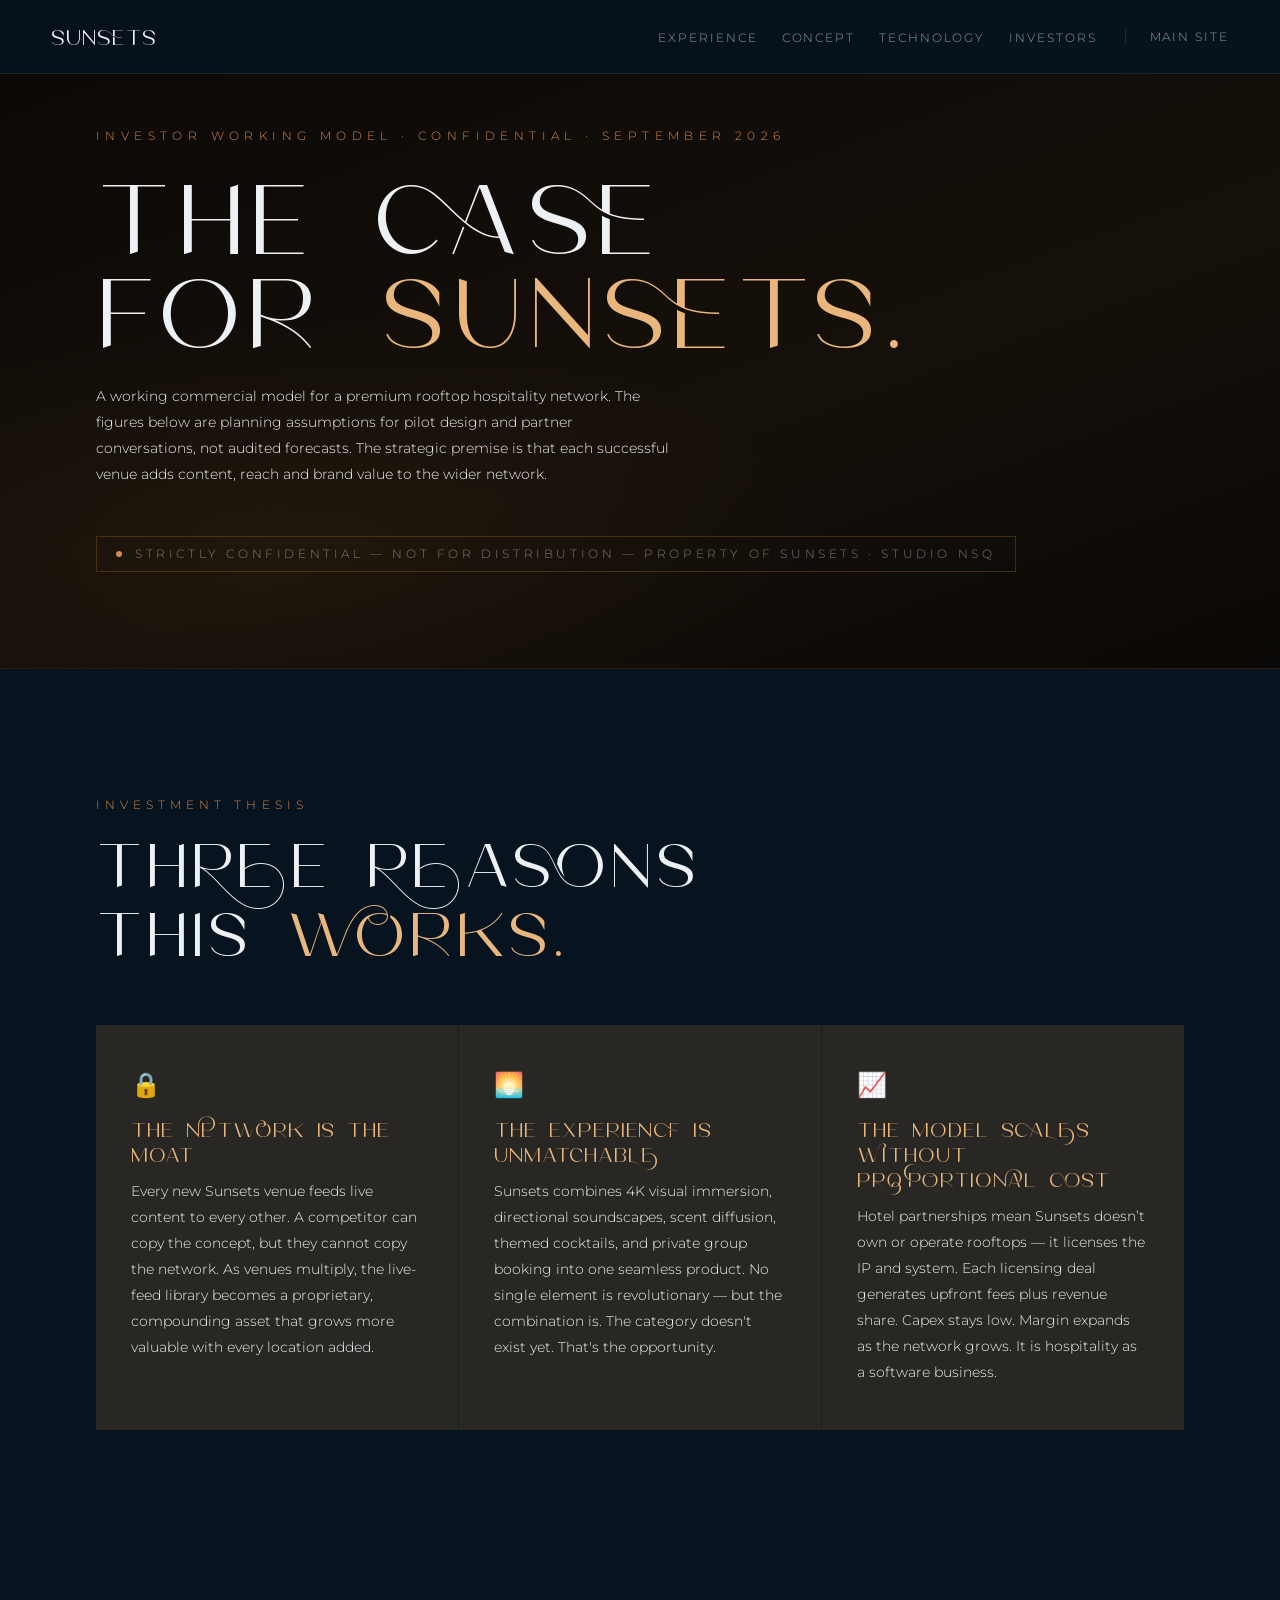
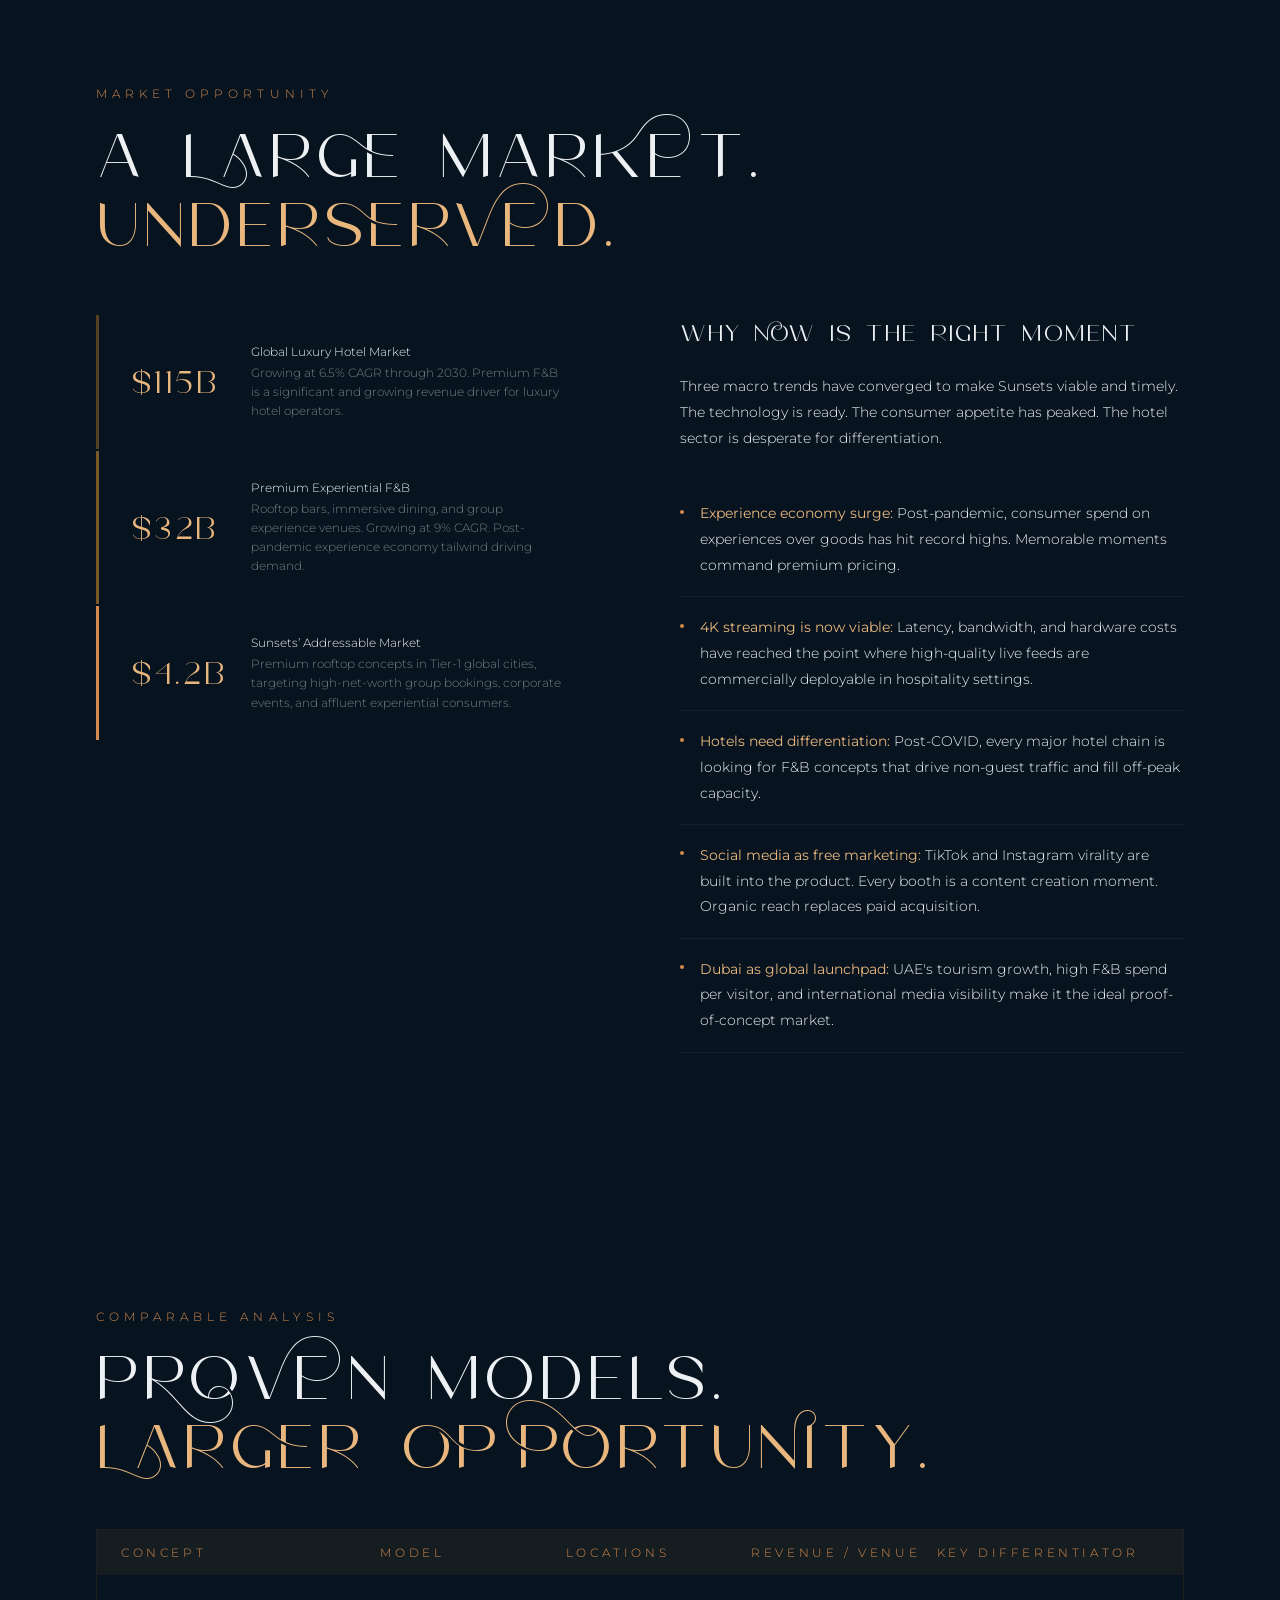
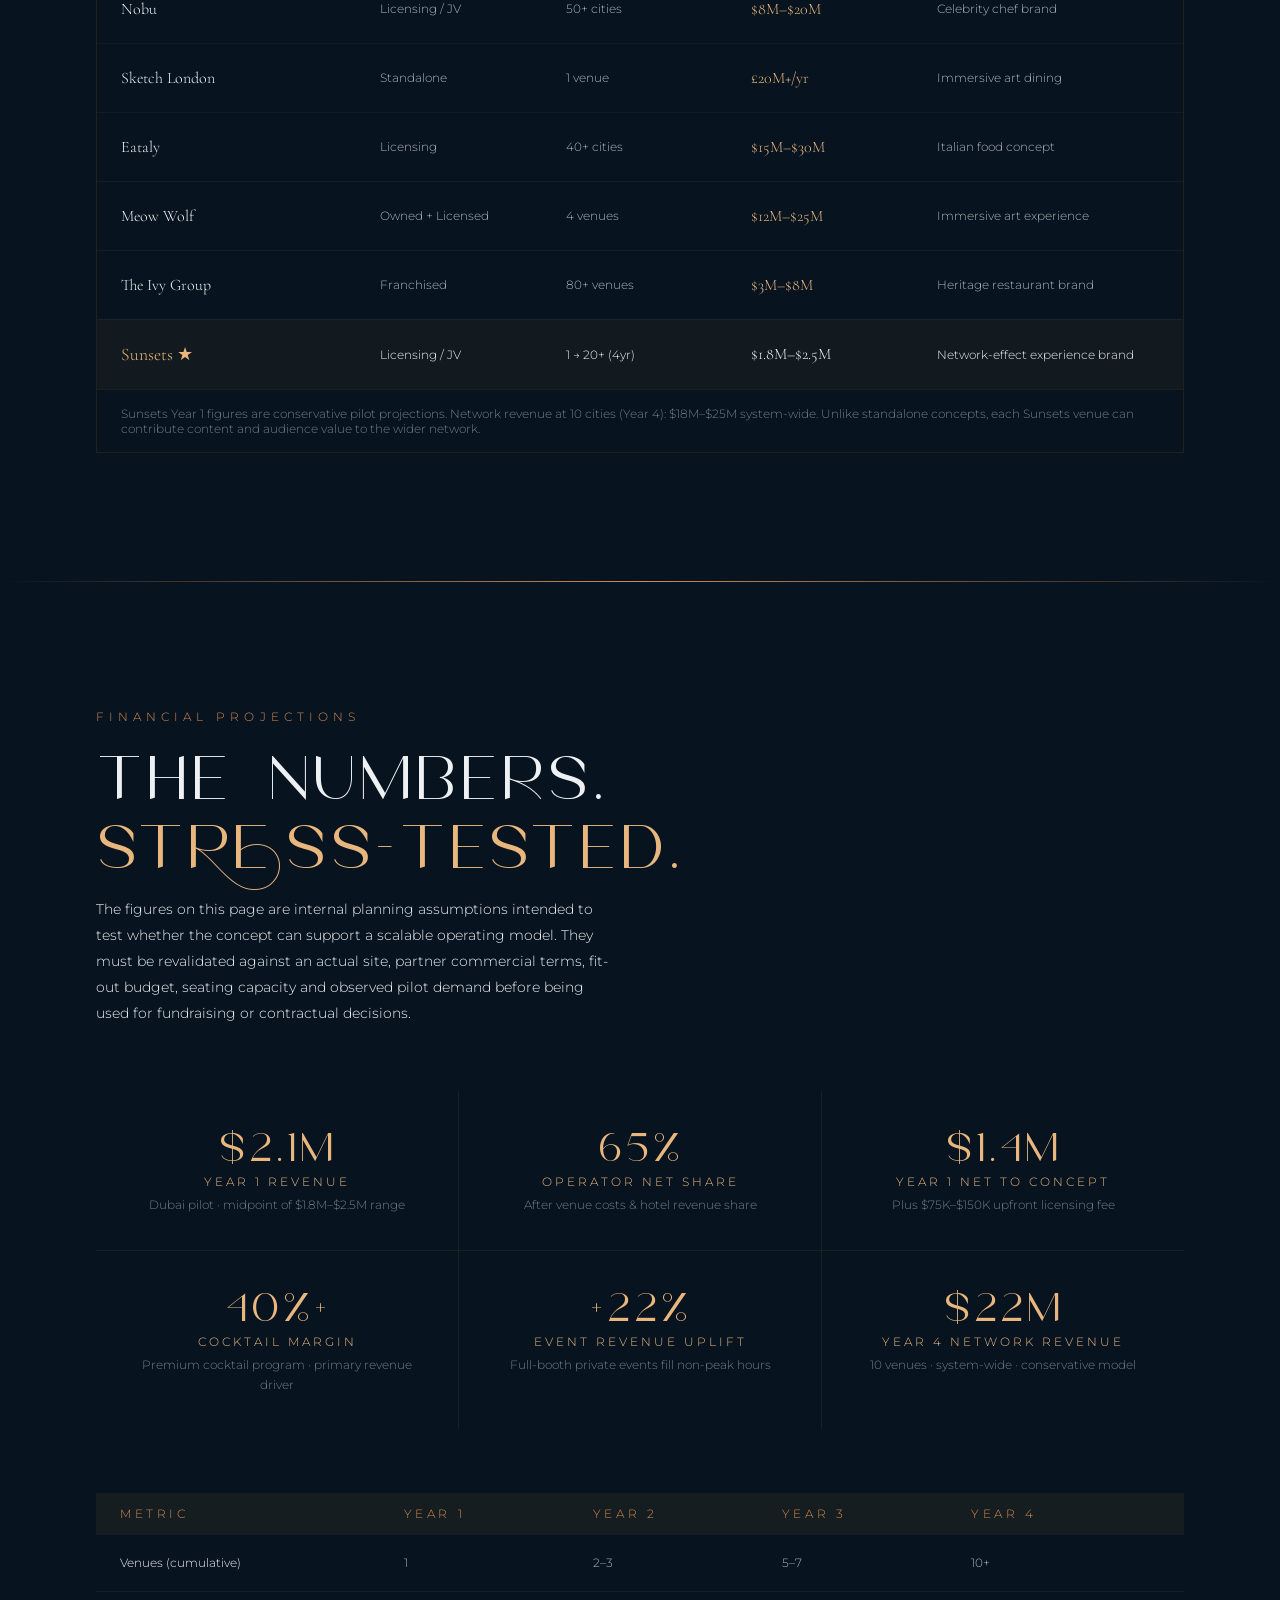
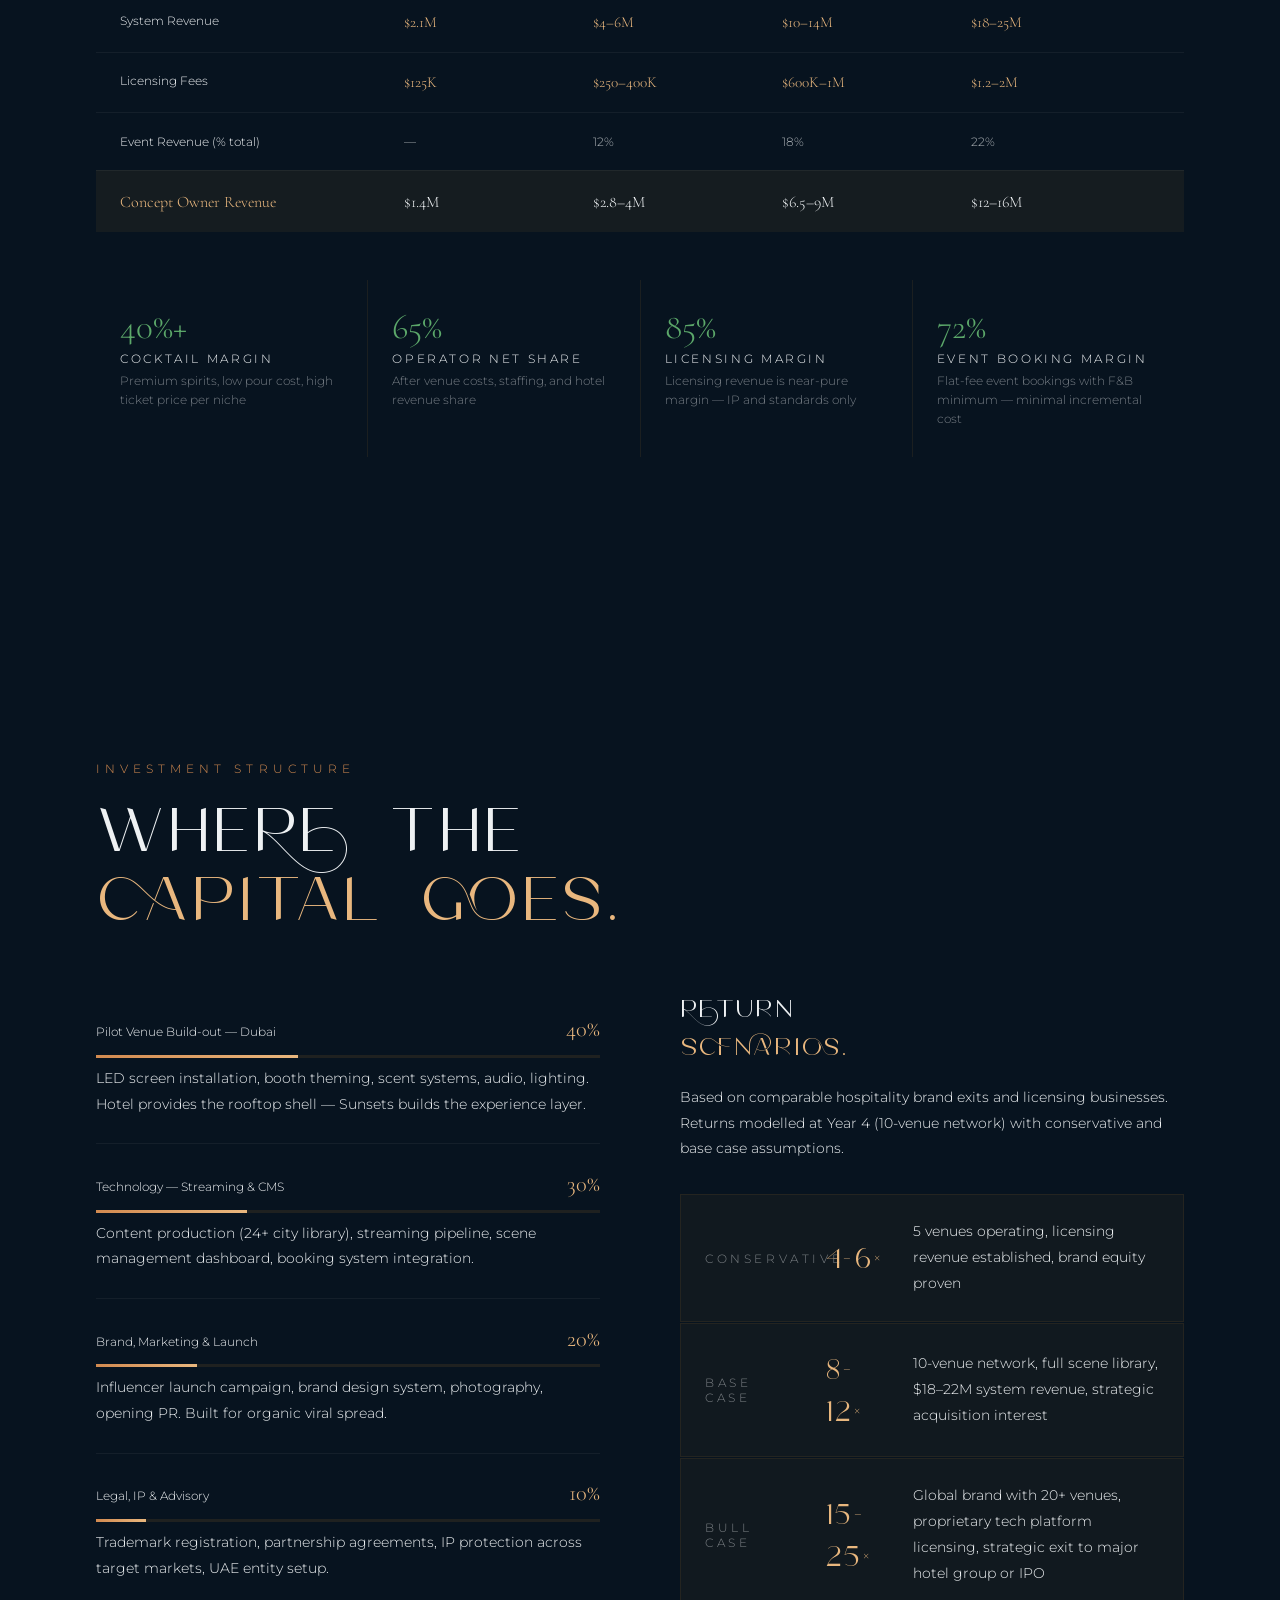
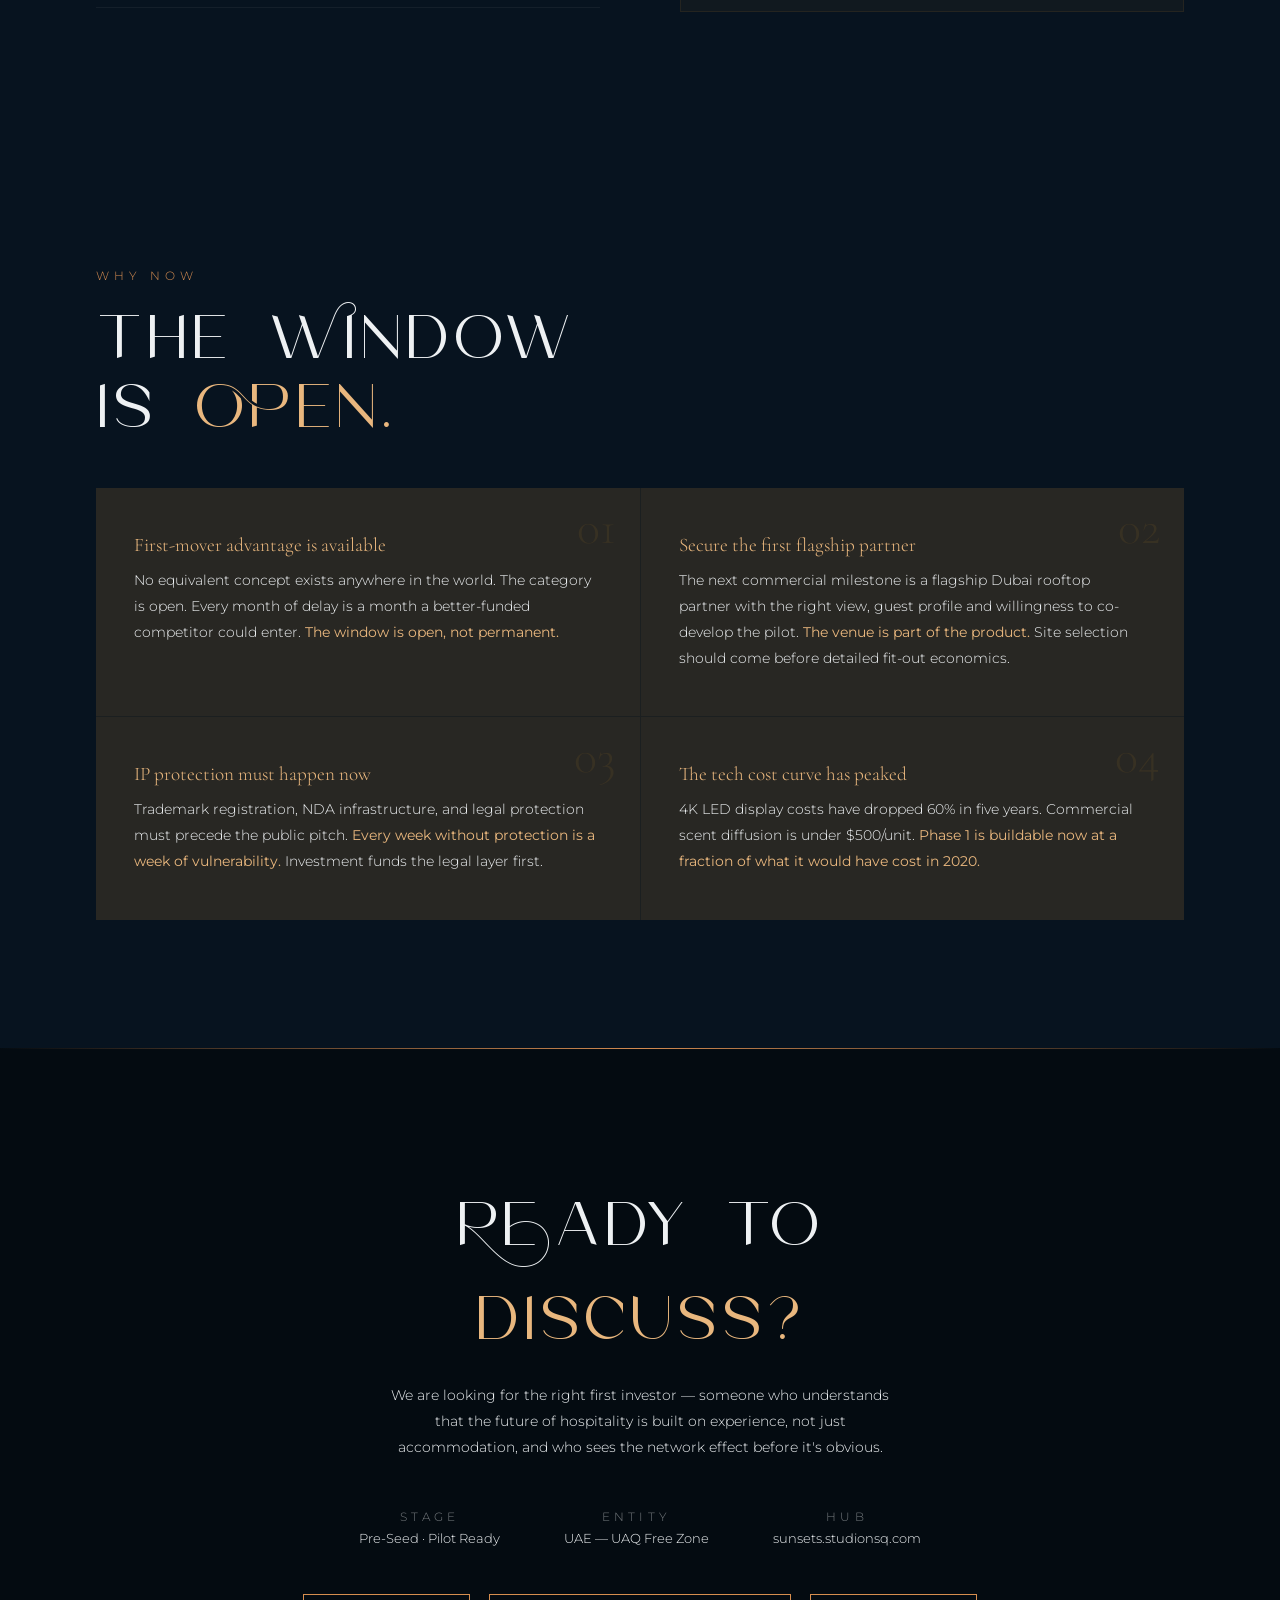
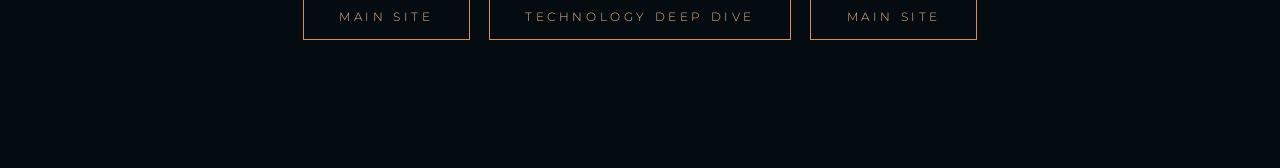
<file: investors.html>
<!DOCTYPE html>
<html lang="en">
<head>
<meta charset="UTF-8">
<meta name="viewport" content="width=device-width, initial-scale=1.0">
<meta name="robots" content="noindex,nofollow">
<title>SUNSETS — Investors</title>
<meta name="description" content="Sunsets internal investor working model and planning assumptions.">
<link rel="preconnect" href="https://fonts.googleapis.com">
<link href="https://fonts.googleapis.com/css2?family=Cormorant+Garamond:ital,wght@0,300;0,400;1,300;1,400&family=Montserrat:wght@200;300;400;500&display=swap" rel="stylesheet">
<style>
:root {
  --gold: #C8872A;
  --gold-light: #F0B84A;
  --cream: #F4EDD6;
  --charcoal: #0E0C0A;
  --dark: #141210;
  --mid: #1E1A16;
  --deep: #0A0806;
  --dim: rgba(244,237,214,0.42);
  --mid-text: rgba(244,237,214,0.72);
  --green: #5CA86A;
  --blue: #4A80B4;
  --orange: #E8781A;
}
*, *::before, *::after { box-sizing: border-box; margin: 0; padding: 0; }
html { scroll-behavior: smooth; }
body { background: var(--charcoal); color: var(--cream); font-family: 'Montserrat', sans-serif; font-weight: 300; overflow-x: hidden; }
::-webkit-scrollbar { width: 3px; }
::-webkit-scrollbar-thumb { background: var(--gold); }

/* ── NAV ── */
nav {
  position: fixed; top: 0; left: 0; right: 0; z-index: 100;
  display: flex; justify-content: space-between; align-items: center;
  padding: 18px 56px;
  background: rgba(10,8,6,0.96);
  border-bottom: 1px solid rgba(200,135,42,0.12);
}
.nav-logo { font-family: 'Cormorant Garamond', serif; font-size: 18px; font-weight: 300; letter-spacing: 6px; text-transform: uppercase; color: var(--gold); text-decoration: none; }
.nav-right { display: flex; align-items: center; gap: 32px; }
.nav-links { display: flex; gap: 24px; list-style: none; }
.nav-links a { font-size:12px; letter-spacing: 3px; text-transform: uppercase; color: var(--dim); text-decoration: none; transition: color 0.3s; }
.nav-links a:hover { color: var(--gold); }
.nav-back { font-size:12px; letter-spacing: 3px; text-transform: uppercase; color: rgba(200,135,42,0.4); text-decoration: none; transition: color 0.3s; border-left: 1px solid rgba(200,135,42,0.18); padding-left: 24px; }
.nav-back:hover { color: var(--gold); }

/* ── PROGRESS ── */
.progress-bar { position: fixed; top: 0; left: 0; height: 2px; background: linear-gradient(90deg, var(--orange), var(--gold)); z-index: 200; width: 0%; transition: width 0.2s; }

/* ── SECTION BASE ── */
section { padding: 8rem 6rem; position: relative; overflow: hidden; }
.section-label { font-size:0.75rem; letter-spacing: 0.42em; text-transform: uppercase; color: var(--gold); margin-bottom: 1.2rem; }
.section-heading { font-family: 'Cormorant Garamond', serif; font-size: clamp(2.4rem, 5vw, 4.5rem); font-weight: 300; line-height: 1.08; color: var(--cream); margin-bottom: 1rem; }
.section-heading em { font-style: italic; color: var(--gold-light); }
.section-sub { font-size:0.75rem; color: var(--dim); letter-spacing: 0.18em; text-transform: uppercase; }

/* ── HERO ── */
#hero {
  min-height: 55vh;
  display: flex;
  align-items: flex-end;
  padding: 0 6rem 6rem;
  background: linear-gradient(160deg, #0A0806 0%, #16100A 60%, #0A0806 100%);
  border-bottom: 1px solid rgba(200,135,42,0.15);
  position: relative;
}
#hero::before {
  content: '';
  position: absolute;
  inset: 0;
  background: radial-gradient(ellipse 80% 60% at 20% 80%, rgba(200,135,42,0.06) 0%, transparent 55%);
}
.hero-inner { position: relative; z-index: 2; padding-top: 8rem; }
.hero-tag { font-size:0.75rem; letter-spacing: 0.45em; text-transform: uppercase; color: var(--gold); margin-bottom: 1.8rem; }
.hero-title { font-family: 'Cormorant Garamond', serif; font-size: clamp(3rem, 8vw, 7.5rem); font-weight: 300; line-height: 0.92; color: var(--cream); margin-bottom: 1.5rem; }
.hero-title em { font-style: italic; color: var(--gold-light); }
.hero-body { font-size: 0.82rem; line-height: 2; color: var(--mid-text); max-width: 580px; margin-bottom: 3rem; }
.confidential-badge {
  display: inline-flex;
  align-items: center;
  gap: 0.8rem;
  padding: 0.6rem 1.2rem;
  border: 1px solid rgba(200,135,42,0.25);
  font-size:0.75rem;
  letter-spacing: 0.3em;
  text-transform: uppercase;
  color: var(--dim);
}
.confidential-badge::before { content: ''; display: block; width: 6px; height: 6px; background: var(--gold); border-radius: 50%; }

/* ── OPPORTUNITY THESIS ── */
#thesis { background: var(--dark); }
.thesis-grid { display: grid; grid-template-columns: repeat(3, 1fr); gap: 1px; background: rgba(200,135,42,0.1); margin-top: 3.5rem; }
.thesis-card { background: var(--dark); padding: 2.8rem 2.2rem; transition: background 0.3s; }
.thesis-card:hover { background: var(--mid); }
.thesis-icon { font-size: 1.5rem; margin-bottom: 1.2rem; }
.thesis-title { font-family: 'Cormorant Garamond', serif; font-size: 1.3rem; color: var(--cream); margin-bottom: 0.7rem; line-height: 1.2; }
.thesis-body { font-size: 0.75rem; line-height: 1.9; color: var(--mid-text); }

/* ── MARKET SIZE ── */
#market { background: var(--charcoal); }
.market-layout { display: grid; grid-template-columns: 1fr 1fr; gap: 5rem; align-items: start; margin-top: 3.5rem; }
.market-funnel { display: flex; flex-direction: column; gap: 2px; }
.funnel-row {
  display: flex;
  align-items: center;
  gap: 1.5rem;
  padding: 1.8rem 2rem;
  background: var(--dark);
  border-left: 3px solid;
  transition: background 0.3s;
}
.funnel-row:hover { background: var(--mid); }
.fr-1 { border-color: rgba(200,135,42,0.4); }
.fr-2 { border-color: rgba(200,135,42,0.6); }
.fr-3 { border-color: var(--gold); }
.funnel-val { font-family: 'Cormorant Garamond', serif; font-size: 2rem; color: var(--gold-light); font-weight: 300; flex-shrink: 0; min-width: 6rem; }
.funnel-label { font-size: 0.78rem; color: var(--cream); margin-bottom: 0.25rem; }
.funnel-detail { font-size:0.75rem; color: var(--dim); line-height: 1.6; }

.market-right { }
.market-context-heading { font-family: 'Cormorant Garamond', serif; font-size: 1.5rem; font-weight: 300; color: var(--cream); margin-bottom: 1.5rem; }
.market-context-body { font-size: 0.78rem; line-height: 2; color: var(--mid-text); margin-bottom: 2rem; }
.trend-list { display: flex; flex-direction: column; gap: 0; }
.trend-item { padding: 1.1rem 0; border-bottom: 1px solid rgba(255,255,255,0.05); display: flex; gap: 1rem; align-items: flex-start; }
.trend-bullet { width: 4px; height: 4px; background: var(--gold); border-radius: 50%; flex-shrink: 0; margin-top: 0.55rem; }
.trend-text { font-size: 0.75rem; color: var(--mid-text); line-height: 1.7; }
.trend-text strong { color: var(--gold-light); font-weight: 400; }

/* ── COMPARABLES ── */
#comps { background: var(--dark); }
.comps-table { margin-top: 3rem; border: 1px solid rgba(200,135,42,0.12); overflow: hidden; }
.comps-head { display: grid; grid-template-columns: 1.4fr 1fr 1fr 1fr 1.2fr; background: rgba(200,135,42,0.08); padding: 0.9rem 1.5rem; }
.comps-head span { font-size:0.75rem; letter-spacing: 0.3em; text-transform: uppercase; color: var(--gold); }
.comp-row { display: grid; grid-template-columns: 1.4fr 1fr 1fr 1fr 1.2fr; padding: 1.5rem; border-top: 1px solid rgba(255,255,255,0.04); transition: background 0.3s; }
.comp-row:hover { background: rgba(200,135,42,0.04); }
.comp-row span { font-size: 0.78rem; color: var(--mid-text); display: flex; align-items: center; }
.comp-row .name { font-family: 'Cormorant Garamond', serif; font-size: 1rem; color: var(--cream); }
.comp-row .val { color: var(--gold-light); font-family: 'Cormorant Garamond', serif; font-size: 1rem; }
.comp-row .highlight-row { background: rgba(200,135,42,0.05); }
.sunset-row { background: rgba(200,135,42,0.06) !important; }
.sunset-row span { color: var(--cream) !important; }
.sunset-row .name { color: var(--gold-light) !important; font-size: 1.1rem !important; }
.comps-note { padding: 1rem 1.5rem; font-size:0.75rem; color: var(--dim); font-style: italic; border-top: 1px solid rgba(200,135,42,0.1); }

/* ── FINANCIALS ── */
#financials { background: var(--charcoal); }
#financials::before { content: ''; position: absolute; top: 0; left: 0; right: 0; height: 1px; background: linear-gradient(to right, transparent, var(--gold), transparent); }

.fin-header { display: grid; grid-template-columns: 1fr 1fr; gap: 4rem; align-items: end; margin-bottom: 4rem; }
.fin-intro { font-size: 0.8rem; line-height: 2; color: var(--mid-text); }

.fin-metrics { display: grid; grid-template-columns: repeat(3, 1fr); gap: 1px; background: rgba(200,135,42,0.1); margin-bottom: 4rem; }
.fin-metric { background: var(--dark); padding: 2.2rem 2rem; text-align: center; transition: background 0.3s; }
.fin-metric:hover { background: var(--mid); }
.fin-val { font-family: 'Cormorant Garamond', serif; font-size: 2.6rem; font-weight: 300; color: var(--gold-light); line-height: 1; margin-bottom: 0.4rem; }
.fin-label { font-size:0.75rem; letter-spacing: 0.25em; text-transform: uppercase; color: var(--cream); margin-bottom: 0.4rem; }
.fin-note { font-size:0.75rem; color: var(--dim); line-height: 1.6; }

.proj-table { margin-bottom: 3rem; }
.proj-head { display: grid; grid-template-columns: 1.5fr repeat(4, 1fr); padding: 0.8rem 1.5rem; background: rgba(200,135,42,0.08); }
.proj-head span { font-size:0.75rem; letter-spacing: 0.3em; text-transform: uppercase; color: var(--gold); }
.proj-row { display: grid; grid-template-columns: 1.5fr repeat(4, 1fr); padding: 1.3rem 1.5rem; border-top: 1px solid rgba(255,255,255,0.05); transition: background 0.3s; }
.proj-row:hover { background: rgba(200,135,42,0.04); }
.proj-row span { font-size: 0.78rem; color: var(--mid-text); }
.proj-row .proj-label { color: var(--cream); }
.proj-row .proj-val { font-family: 'Cormorant Garamond', serif; font-size: 0.95rem; color: var(--gold-light); }
.proj-row-total { background: rgba(200,135,42,0.07) !important; }
.proj-row-total span { color: var(--cream) !important; font-family: 'Cormorant Garamond', serif; font-size: 1rem !important; }
.proj-row-total .proj-label { color: var(--gold-light) !important; }

.margins-grid { display: grid; grid-template-columns: repeat(4, 1fr); gap: 1px; background: rgba(200,135,42,0.1); margin-bottom: 3rem; }
.margin-card { background: var(--dark); padding: 1.8rem 1.5rem; }
.margin-pct { font-family: 'Cormorant Garamond', serif; font-size: 2.2rem; color: var(--green); line-height: 1; margin-bottom: 0.4rem; }
.margin-label { font-size:0.75rem; letter-spacing: 0.22em; text-transform: uppercase; color: var(--cream); margin-bottom: 0.3rem; }
.margin-note { font-size:0.75rem; color: var(--dim); line-height: 1.6; }

/* ── USE OF FUNDS ── */
#use-of-funds { background: var(--dark); }
.funds-layout { display: grid; grid-template-columns: 1fr 1fr; gap: 5rem; margin-top: 3.5rem; align-items: start; }
.funds-bars { display: flex; flex-direction: column; gap: 0; }
.fund-row { padding: 1.6rem 0; border-bottom: 1px solid rgba(255,255,255,0.05); }
.fund-row-header { display: flex; justify-content: space-between; align-items: baseline; margin-bottom: 0.8rem; }
.fund-name { font-size: 0.78rem; color: var(--cream); }
.fund-pct { font-family: 'Cormorant Garamond', serif; font-size: 1.4rem; color: var(--gold-light); }
.fund-bar-track { height: 3px; background: rgba(200,135,42,0.12); position: relative; }
.fund-bar-fill { position: absolute; left: 0; top: 0; bottom: 0; background: linear-gradient(to right, var(--gold), var(--gold-light)); transition: width 1.2s ease; width: 0%; }
.fund-detail { font-size:0.75rem; color: var(--dim); margin-top: 0.5rem; line-height: 1.6; }

.funds-right { }
.investment-heading { font-family: 'Cormorant Garamond', serif; font-size: 1.6rem; font-weight: 300; color: var(--cream); margin-bottom: 1.2rem; }
.investment-heading em { font-style: italic; color: var(--gold-light); }
.investment-body { font-size: 0.78rem; line-height: 2; color: var(--mid-text); margin-bottom: 2rem; }
.return-scenarios { display: flex; flex-direction: column; gap: 1px; }
.scenario { display: flex; align-items: center; gap: 1.5rem; padding: 1.5rem; background: rgba(200,135,42,0.05); border: 1px solid rgba(200,135,42,0.1); transition: border-color 0.3s; }
.scenario:hover { border-color: rgba(200,135,42,0.3); }
.scenario-label { font-size:0.75rem; letter-spacing: 0.3em; text-transform: uppercase; color: var(--dim); width: 6rem; flex-shrink: 0; }
.scenario-mult { font-family: 'Cormorant Garamond', serif; font-size: 1.8rem; color: var(--gold-light); flex-shrink: 0; width: 4rem; }
.scenario-detail { font-size:0.75rem; color: var(--mid-text); line-height: 1.7; }

/* ── WHY NOW ── */
#why-now { background: var(--charcoal); }
.why-grid { display: grid; grid-template-columns: 1fr 1fr; gap: 1px; background: rgba(200,135,42,0.1); margin-top: 3rem; }
.why-card { background: var(--charcoal); padding: 2.8rem 2.4rem; position: relative; overflow: hidden; transition: background 0.3s; }
.why-card:hover { background: var(--dark); }
.why-card::after { content: ''; position: absolute; top: 0; left: 0; right: 0; height: 2px; background: linear-gradient(90deg, var(--orange), var(--gold)); opacity: 0; transition: opacity 0.3s; }
.why-card:hover::after { opacity: 1; }
.why-num { font-family: 'Cormorant Garamond', serif; font-size: 3rem; color: rgba(200,135,42,0.1); position: absolute; top: 1rem; right: 1.5rem; line-height: 1; }
.why-title { font-family: 'Cormorant Garamond', serif; font-size: 1.2rem; color: var(--cream); margin-bottom: 0.7rem; }
.why-body { font-size: 0.75rem; line-height: 1.9; color: var(--mid-text); }
.why-body strong { color: var(--gold-light); font-weight: 400; }

/* ── CONTACT ── */
#contact {
  background: var(--deep);
  text-align: center;
  padding: 8rem 6rem;
  position: relative;
  overflow: hidden;
}
#contact::before { content: ''; position: absolute; top: 0; left: 0; right: 0; height: 1px; background: linear-gradient(to right, transparent, var(--gold), transparent); }
.contact-heading { font-family: 'Cormorant Garamond', serif; font-size: clamp(2.5rem, 5vw, 5rem); font-weight: 300; color: var(--cream); margin-bottom: 1.2rem; }
.contact-heading em { font-style: italic; color: var(--gold-light); }
.contact-body { font-size: 0.8rem; line-height: 2; color: var(--mid-text); max-width: 520px; margin: 0 auto 3rem; }
.contact-row { display: flex; justify-content: center; gap: 4rem; flex-wrap: wrap; margin-bottom: 3rem; }
.contact-item { text-align: center; }
.contact-label { font-size:0.75rem; letter-spacing: 0.35em; text-transform: uppercase; color: var(--dim); margin-bottom: 0.4rem; }
.contact-value { font-size: 0.82rem; color: var(--cream); }
.btn-row { display: flex; justify-content: center; gap: 1.2rem; flex-wrap: wrap; }
.btn-gold { padding: 0.9rem 2.2rem; background: transparent; border: 1px solid var(--gold); color: var(--gold-light); font-size:0.75rem; letter-spacing: 0.3em; text-transform: uppercase; text-decoration: none; transition: all 0.3s; font-family: 'Montserrat', sans-serif; }
.btn-gold:hover { background: rgba(200,135,42,0.12); }

/* ── REVEAL ── */
.reveal { opacity: 0; transform: translateY(28px); transition: opacity 0.9s ease, transform 0.9s ease; }
.reveal.visible { opacity: 1; transform: translateY(0); }
.rd1 { transition-delay: 0.08s; } .rd2 { transition-delay: 0.18s; } .rd3 { transition-delay: 0.3s; } .rd4 { transition-delay: 0.44s; }

/* ── RESPONSIVE ── */
@media (max-width: 900px) {
  section { padding: 5rem 1.5rem; }
  nav { padding: 16px 20px; }
  .nav-links { display: none; }
  #hero { padding: 0 1.5rem 4rem; }
  .market-layout,.fin-header,.funds-layout,.thesis-grid,.why-grid { grid-template-columns: 1fr; gap: 2.5rem; }
  .fin-metrics { grid-template-columns: 1fr 1fr; }
  .margins-grid { grid-template-columns: 1fr 1fr; }
  .comps-head,.comp-row { grid-template-columns: 1.5fr 1fr 1fr; }
  .comps-head span:nth-child(4),.comps-head span:nth-child(5),
  .comp-row span:nth-child(4),.comp-row span:nth-child(5) { display: none; }
  .proj-head,.proj-row { grid-template-columns: 1.5fr 1fr 1fr; }
  .proj-head span:nth-child(4),.proj-head span:nth-child(5),
  .proj-row span:nth-child(4),.proj-row span:nth-child(5) { display: none; }
  .contact-row { gap: 2rem; }
}

/* ===== SUNSETS BRAND SYSTEM v1.4 ===== */
@font-face{font-family:'POINA';src:url('assets/fonts/POINA.woff2') format('woff2'),url('assets/fonts/POINA.woff') format('woff'),local('POINA'),local('Poina'),local('Poina-Regular');font-weight:400;font-style:normal;font-display:swap}
:root{--gold:#D78E4F!important;--gold-light:#F0BA83!important;--cream:#EEF2F4!important;--charcoal:#07131F!important;--dark:#081522!important;--mid:#0E2132!important;--deep:#050D14!important;--dim:rgba(238,242,244,.48)!important;--mid-text:rgba(238,242,244,.72)!important;--blue:#648AA7!important;--orange:#BD6D63!important}
html{font-size:16px!important}
body{font-family:'Montserrat',sans-serif!important;font-size:14px!important;background:#07131F!important;color:#EEF2F4!important}
body *{font-style:normal!important}
.hero-title,.section-heading,.investment-heading,.contact-heading,.thesis-title,.market-context-heading,.funnel-val,.fin-val,.scenario-mult,.nav-logo,.footer-logo,.phase-badge-title,.system-name,.roadmap-title{font-family:'POINA','Montserrat',sans-serif!important;text-transform:uppercase!important;font-style:normal!important;font-feature-settings:'liga' 1,'calt' 1,'ss01' 1!important;letter-spacing:.045em!important}
nav{height:74px!important;padding:0 clamp(20px,4vw,64px)!important;background:rgba(7,19,31,.96)!important;backdrop-filter:blur(16px)!important;border-bottom:1px solid rgba(238,242,244,.08)!important}
.nav-logo{font-size:22px!important;letter-spacing:.12em!important;color:#EEF2F4!important;white-space:nowrap!important}
.nav-right{gap:28px!important}.nav-links{gap:24px!important}.nav-links a,.nav-back{font-family:'Montserrat',sans-serif!important;font-size:12px!important;letter-spacing:.16em!important;color:rgba(238,242,244,.58)!important}.nav-links a:hover,.nav-back:hover{color:#F0BA83!important}
.hero-tag,.section-label,.confidential-badge,.legend-label,.stack-col-head,.status,.roadmap-phase,.q-priority,.contact-label,.footer-nav a,.footer-meta{font-size:12px!important}
.hero-body,.section-intro,.thesis-body,.market-context-body,.trend-text,.fin-intro,.fund-detail,.investment-body,.scenario-detail,.why-body,.contact-body,.system-desc,.roadmap-desc,.q-context,.gap-note{font-size:14px!important;line-height:1.85!important}
.hero-title em,.section-heading em,.investment-heading em,.contact-heading em{color:#F0BA83!important;font-style:normal!important}
.progress-bar{background:linear-gradient(90deg,#648AA7,#D78E4F,#F0BA83)!important}
.btn-gold{font-size:12px!important;border-color:#D78E4F!important;color:#F0BA83!important}.btn-gold:hover{background:rgba(216,132,58,.12)!important}
@media(max-width:900px){nav{height:auto!important;min-height:66px!important}.nav-right{gap:14px!important}.nav-links{display:none!important}.nav-back{font-size:12px!important}}


/* v3.1 investor visual normalization */
:root{
  --gold:#D28A50!important;--gold-light:#E9B77E!important;--cream:#EEF1F3!important;
  --charcoal:#07131F!important;--dark:#0B1B29!important;--mid:#112638!important;--deep:#050C13!important;
  --dim:rgba(238,241,243,.56)!important;--mid-text:rgba(238,241,243,.82)!important;--blue:#6E91AA!important;--orange:#A85F58!important;
}
body{background:#07131F!important;color:#EEF1F3!important}
.hero-title,.section-heading,.investment-heading,.contact-heading{font-weight:400!important}
.hero-title em,.section-heading em,.investment-heading em,.contact-heading em{color:#D28A50!important;font-style:normal!important}
.hero-body,.section-intro,.thesis-body,.market-context-body,.trend-text,.fin-intro,.fund-detail,.investment-body,.scenario-detail,.why-body,.contact-body{color:#EEF1F3!important}
.thesis-card,.trend-card,.financial-card,.fund-card,.scenario-card,.why-card{background:rgba(210,138,80,.07)!important;border-color:rgba(210,138,80,.16)!important}
.thesis-title,.fin-label,.fund-title,.scenario-title,.why-title{color:#E9B77E!important}
.progress-bar{background:linear-gradient(90deg,#6E91AA,#D28A50,#E9B77E)!important;opacity:1!important}
.investor-closing{padding:90px 6rem;background:linear-gradient(180deg,#0B1B29,#07131F);border-top:1px solid rgba(210,138,80,.14)}
.investor-closing h2{font-family:'POINA','Montserrat',sans-serif;font-size:clamp(2.4rem,5vw,5rem);line-height:.96;font-weight:400;color:#D28A50;margin:0 0 1.2rem;text-transform:uppercase}
.investor-closing p{max-width:760px;color:#EEF1F3;line-height:1.9;font-size:.9rem}
@media(max-width:760px){.investor-closing{padding:72px 24px}}

</style>
<link rel="stylesheet" href="brand.css">
<style>
:root{
  --gold:#D28A50!important;--gold-light:#E9B77E!important;--amber:#D28A50!important;
  --cream:#EEF1F3!important;--charcoal:#07131F!important;--dark:#07131F!important;
  --mid:#0B1B29!important;--deep:#040B11!important;--blue:#6E91AA!important;
  --orange:#A85F58!important;--dim:rgba(238,241,243,.48)!important;--mid-text:rgba(238,241,243,.72)!important;
}
html{background:#07131F!important}
body{background:#07131F!important;color:#EEF1F3!important;font-family:'Montserrat',sans-serif!important}
body *{font-style:normal!important}
.hero-title,.section-heading,.investment-heading,.contact-heading,.thesis-title,.market-context-heading,.funnel-val,.fin-val,.scenario-mult,.nav-logo,.footer-logo,.phase-badge-title,.system-name,.roadmap-title{
  font-family:'POINA','Montserrat',sans-serif!important;text-transform:uppercase!important;letter-spacing:.045em!important;
  font-feature-settings:'liga' 1,'calt' 1,'ss01' 1!important;
}
nav{background:rgba(7,19,31,.92)!important;backdrop-filter:blur(14px)!important;border-bottom:1px solid rgba(238,241,243,.09)!important}
.nav-logo{color:#EEF1F3!important}
.nav-links a,.nav-back{color:rgba(238,241,243,.62)!important;font-size:12px!important}
.nav-links a:hover,.nav-back:hover{color:#E9B77E!important}
.hero-title em,.section-heading em,.investment-heading em,.contact-heading em{color:#E9B77E!important;font-style:normal!important}
.progress-bar{background:linear-gradient(90deg,#6E91AA,#D28A50,#E9B77E)!important}
</style>
</head>
<body>

<div class="progress-bar" id="progressBar"></div>

<nav>
  <a href="index.html" class="nav-logo">SUNSETS</a>
  <div class="nav-right">
    <ul class="nav-links">
      <li><a href="index.html">Experience</a></li>
      <li><a href="concept.html">Concept</a></li>
      <li><a href="technology.html">Technology</a></li>
      <li><a href="investors.html">Investors</a></li>
    </ul>
    <a href="index.html" class="nav-back">Main Site</a>
  </div>
</nav>

<!-- ── HERO ── -->
<section id="hero">
  <div class="hero-inner">
    <p class="hero-tag">Investor Working Model · Confidential · September 2026</p>
    <h1 class="hero-title">The case<br>for <em>SUNSETS.</em></h1>
    <p class="hero-body">
      A working commercial model for a premium rooftop hospitality network. The figures below are planning assumptions for pilot design and partner conversations, not audited forecasts. The strategic premise is that each successful venue adds content, reach and brand value to the wider network.
    </p>
    <div class="confidential-badge">Strictly confidential — not for distribution — property of Sunsets · Studio NSQ</div>
  </div>
</section>

<!-- ── INVESTMENT THESIS ── -->
<section id="thesis">
  <p class="section-label reveal">Investment Thesis</p>
  <h2 class="section-heading reveal rd1">Three reasons<br>this <em>works.</em></h2>
  <div class="thesis-grid">
    <div class="thesis-card reveal rd1">
      <div class="thesis-icon">🔒</div>
      <div class="thesis-title">The Network Is the Moat</div>
      <p class="thesis-body">Every new Sunsets venue feeds live content to every other. A competitor can copy the concept, but they cannot copy the network. As venues multiply, the live-feed library becomes a proprietary, compounding asset that grows more valuable with every location added.</p>
    </div>
    <div class="thesis-card reveal rd2">
      <div class="thesis-icon">🌅</div>
      <div class="thesis-title">The Experience Is Unmatchable</div>
      <p class="thesis-body">Sunsets combines 4K visual immersion, directional soundscapes, scent diffusion, themed cocktails, and private group booking into one seamless product. No single element is revolutionary — but the combination is. The category doesn't exist yet. That's the opportunity.</p>
    </div>
    <div class="thesis-card reveal rd3">
      <div class="thesis-icon">📈</div>
      <div class="thesis-title">The Model Scales Without Proportional Cost</div>
      <p class="thesis-body">Hotel partnerships mean Sunsets doesn’t own or operate rooftops — it licenses the IP and system. Each licensing deal generates upfront fees plus revenue share. Capex stays low. Margin expands as the network grows. It is hospitality as a software business.</p>
    </div>
  </div>
</section>

<!-- ── MARKET SIZE ── -->
<section id="market">
  <p class="section-label reveal">Market Opportunity</p>
  <h2 class="section-heading reveal rd1">A large market.<br><em>Underserved.</em></h2>
  <div class="market-layout">
    <div>
      <div class="market-funnel">
        <div class="funnel-row fr-1 reveal rd1">
          <div class="funnel-val">$115B</div>
          <div>
            <div class="funnel-label">Global Luxury Hotel Market</div>
            <div class="funnel-detail">Growing at 6.5% CAGR through 2030. Premium F&B is a significant and growing revenue driver for luxury hotel operators.</div>
          </div>
        </div>
        <div class="funnel-row fr-2 reveal rd2">
          <div class="funnel-val">$32B</div>
          <div>
            <div class="funnel-label">Premium Experiential F&B</div>
            <div class="funnel-detail">Rooftop bars, immersive dining, and group experience venues. Growing at 9% CAGR. Post-pandemic experience economy tailwind driving demand.</div>
          </div>
        </div>
        <div class="funnel-row fr-3 reveal rd3">
          <div class="funnel-val">$4.2B</div>
          <div>
            <div class="funnel-label">Sunsets’ Addressable Market</div>
            <div class="funnel-detail">Premium rooftop concepts in Tier-1 global cities, targeting high-net-worth group bookings, corporate events, and affluent experiential consumers.</div>
          </div>
        </div>
      </div>
    </div>
    <div class="reveal rd2">
      <h3 class="market-context-heading">Why now is the right moment</h3>
      <p class="market-context-body">Three macro trends have converged to make Sunsets viable and timely. The technology is ready. The consumer appetite has peaked. The hotel sector is desperate for differentiation.</p>
      <div class="trend-list">
        <div class="trend-item"><div class="trend-bullet"></div><div class="trend-text"><strong>Experience economy surge:</strong> Post-pandemic, consumer spend on experiences over goods has hit record highs. Memorable moments command premium pricing.</div></div>
        <div class="trend-item"><div class="trend-bullet"></div><div class="trend-text"><strong>4K streaming is now viable:</strong> Latency, bandwidth, and hardware costs have reached the point where high-quality live feeds are commercially deployable in hospitality settings.</div></div>
        <div class="trend-item"><div class="trend-bullet"></div><div class="trend-text"><strong>Hotels need differentiation:</strong> Post-COVID, every major hotel chain is looking for F&B concepts that drive non-guest traffic and fill off-peak capacity.</div></div>
        <div class="trend-item"><div class="trend-bullet"></div><div class="trend-text"><strong>Social media as free marketing:</strong> TikTok and Instagram virality are built into the product. Every booth is a content creation moment. Organic reach replaces paid acquisition.</div></div>
        <div class="trend-item"><div class="trend-bullet"></div><div class="trend-text"><strong>Dubai as global launchpad:</strong> UAE's tourism growth, high F&B spend per visitor, and international media visibility make it the ideal proof-of-concept market.</div></div>
      </div>
    </div>
  </div>
</section>

<!-- ── COMPARABLES ── -->
<section id="comps">
  <p class="section-label reveal">Comparable Analysis</p>
  <h2 class="section-heading reveal rd1">Proven models.<br><em>Larger opportunity.</em></h2>
  <div class="comps-table reveal rd2">
    <div class="comps-head">
      <span>Concept</span>
      <span>Model</span>
      <span>Locations</span>
      <span>Revenue / Venue</span>
      <span>Key Differentiator</span>
    </div>
    <div class="comp-row">
      <span class="name">Nobu</span>
      <span>Licensing / JV</span>
      <span>50+ cities</span>
      <span class="val">$8M–$20M</span>
      <span>Celebrity chef brand</span>
    </div>
    <div class="comp-row">
      <span class="name">Sketch London</span>
      <span>Standalone</span>
      <span>1 venue</span>
      <span class="val">£20M+/yr</span>
      <span>Immersive art dining</span>
    </div>
    <div class="comp-row">
      <span class="name">Eataly</span>
      <span>Licensing</span>
      <span>40+ cities</span>
      <span class="val">$15M–$30M</span>
      <span>Italian food concept</span>
    </div>
    <div class="comp-row">
      <span class="name">Meow Wolf</span>
      <span>Owned + Licensed</span>
      <span>4 venues</span>
      <span class="val">$12M–$25M</span>
      <span>Immersive art experience</span>
    </div>
    <div class="comp-row">
      <span class="name">The Ivy Group</span>
      <span>Franchised</span>
      <span>80+ venues</span>
      <span class="val">$3M–$8M</span>
      <span>Heritage restaurant brand</span>
    </div>
    <div class="comp-row sunset-row">
      <span class="name">Sunsets ★</span>
      <span>Licensing / JV</span>
      <span>1 → 20+ (4yr)</span>
      <span class="val">$1.8M–$2.5M</span>
      <span>Network-effect experience brand</span>
    </div>
    <div class="comps-note">Sunsets Year 1 figures are conservative pilot projections. Network revenue at 10 cities (Year 4): $18M–$25M system-wide. Unlike standalone concepts, each Sunsets venue can contribute content and audience value to the wider network.</div>
  </div>
</section>

<!-- ── FINANCIALS ── -->
<section id="financials">
  <p class="section-label reveal">Financial Projections</p>
  <h2 class="section-heading reveal rd1">The numbers.<br><em>Stress-tested.</em></h2>

  <div class="fin-header">
    <div class="reveal rd1">
      <p class="fin-intro">The figures on this page are internal planning assumptions intended to test whether the concept can support a scalable operating model. They must be revalidated against an actual site, partner commercial terms, fit-out budget, seating capacity and observed pilot demand before being used for fundraising or contractual decisions.</p>
    </div>
    <div></div>
  </div>

  <div class="fin-metrics">
    <div class="fin-metric reveal rd1"><div class="fin-val">$2.1M</div><div class="fin-label">Year 1 Revenue</div><div class="fin-note">Dubai pilot · midpoint of $1.8M–$2.5M range</div></div>
    <div class="fin-metric reveal rd2"><div class="fin-val">65%</div><div class="fin-label">Operator Net Share</div><div class="fin-note">After venue costs & hotel revenue share</div></div>
    <div class="fin-metric reveal rd3"><div class="fin-val">$1.4M</div><div class="fin-label">Year 1 Net to Concept</div><div class="fin-note">Plus $75K–$150K upfront licensing fee</div></div>
    <div class="fin-metric reveal rd1"><div class="fin-val">40%+</div><div class="fin-label">Cocktail Margin</div><div class="fin-note">Premium cocktail program · primary revenue driver</div></div>
    <div class="fin-metric reveal rd2"><div class="fin-val">+22%</div><div class="fin-label">Event Revenue Uplift</div><div class="fin-note">Full-booth private events fill non-peak hours</div></div>
    <div class="fin-metric reveal rd3"><div class="fin-val">$22M</div><div class="fin-label">Year 4 Network Revenue</div><div class="fin-note">10 venues · system-wide · conservative model</div></div>
  </div>

  <div class="proj-table reveal rd2">
    <div class="proj-head">
      <span>Metric</span>
      <span>Year 1</span>
      <span>Year 2</span>
      <span>Year 3</span>
      <span>Year 4</span>
    </div>
    <div class="proj-row"><span class="proj-label">Venues (cumulative)</span><span>1</span><span>2–3</span><span>5–7</span><span>10+</span></div>
    <div class="proj-row"><span class="proj-label">System Revenue</span><span class="proj-val">$2.1M</span><span class="proj-val">$4–6M</span><span class="proj-val">$10–14M</span><span class="proj-val">$18–25M</span></div>
    <div class="proj-row"><span class="proj-label">Licensing Fees</span><span class="proj-val">$125K</span><span class="proj-val">$250–400K</span><span class="proj-val">$600K–1M</span><span class="proj-val">$1.2–2M</span></div>
    <div class="proj-row"><span class="proj-label">Event Revenue (% total)</span><span>—</span><span>12%</span><span>18%</span><span>22%</span></div>
    <div class="proj-row proj-row-total"><span class="proj-label">Concept Owner Revenue</span><span class="proj-val">$1.4M</span><span class="proj-val">$2.8–4M</span><span class="proj-val">$6.5–9M</span><span class="proj-val">$12–16M</span></div>
  </div>

  <div class="margins-grid reveal rd3">
    <div class="margin-card"><div class="margin-pct">40%+</div><div class="margin-label">Cocktail Margin</div><div class="margin-note">Premium spirits, low pour cost, high ticket price per niche</div></div>
    <div class="margin-card"><div class="margin-pct">65%</div><div class="margin-label">Operator Net Share</div><div class="margin-note">After venue costs, staffing, and hotel revenue share</div></div>
    <div class="margin-card"><div class="margin-pct">85%</div><div class="margin-label">Licensing Margin</div><div class="margin-note">Licensing revenue is near-pure margin — IP and standards only</div></div>
    <div class="margin-card"><div class="margin-pct">72%</div><div class="margin-label">Event Booking Margin</div><div class="margin-note">Flat-fee event bookings with F&B minimum — minimal incremental cost</div></div>
  </div>
</section>

<!-- ── USE OF FUNDS ── -->
<section id="use-of-funds">
  <p class="section-label reveal">Investment Structure</p>
  <h2 class="section-heading reveal rd1">Where the<br><em>capital goes.</em></h2>
  <div class="funds-layout">
    <div class="reveal rd1">
      <div class="funds-bars">
        <div class="fund-row">
          <div class="fund-row-header"><span class="fund-name">Pilot Venue Build-out — Dubai</span><span class="fund-pct">40%</span></div>
          <div class="fund-bar-track"><div class="fund-bar-fill" data-width="40"></div></div>
          <div class="fund-detail">LED screen installation, booth theming, scent systems, audio, lighting. Hotel provides the rooftop shell — Sunsets builds the experience layer.</div>
        </div>
        <div class="fund-row">
          <div class="fund-row-header"><span class="fund-name">Technology — Streaming & CMS</span><span class="fund-pct">30%</span></div>
          <div class="fund-bar-track"><div class="fund-bar-fill" data-width="30"></div></div>
          <div class="fund-detail">Content production (24+ city library), streaming pipeline, scene management dashboard, booking system integration.</div>
        </div>
        <div class="fund-row">
          <div class="fund-row-header"><span class="fund-name">Brand, Marketing & Launch</span><span class="fund-pct">20%</span></div>
          <div class="fund-bar-track"><div class="fund-bar-fill" data-width="20"></div></div>
          <div class="fund-detail">Influencer launch campaign, brand design system, photography, opening PR. Built for organic viral spread.</div>
        </div>
        <div class="fund-row">
          <div class="fund-row-header"><span class="fund-name">Legal, IP & Advisory</span><span class="fund-pct">10%</span></div>
          <div class="fund-bar-track"><div class="fund-bar-fill" data-width="10"></div></div>
          <div class="fund-detail">Trademark registration, partnership agreements, IP protection across target markets, UAE entity setup.</div>
        </div>
      </div>
    </div>

    <div class="funds-right reveal rd2">
      <h3 class="investment-heading">Return<br><em>scenarios.</em></h3>
      <p class="investment-body">Based on comparable hospitality brand exits and licensing businesses. Returns modelled at Year 4 (10-venue network) with conservative and base case assumptions.</p>
      <div class="return-scenarios">
        <div class="scenario">
          <span class="scenario-label">Conservative</span>
          <span class="scenario-mult">4–6×</span>
          <span class="scenario-detail">5 venues operating, licensing revenue established, brand equity proven</span>
        </div>
        <div class="scenario">
          <span class="scenario-label">Base Case</span>
          <span class="scenario-mult">8–12×</span>
          <span class="scenario-detail">10-venue network, full scene library, $18–22M system revenue, strategic acquisition interest</span>
        </div>
        <div class="scenario">
          <span class="scenario-label">Bull Case</span>
          <span class="scenario-mult">15–25×</span>
          <span class="scenario-detail">Global brand with 20+ venues, proprietary tech platform licensing, strategic exit to major hotel group or IPO</span>
        </div>
      </div>
    </div>
  </div>
</section>

<!-- ── WHY NOW ── -->
<section id="why-now">
  <p class="section-label reveal">Why Now</p>
  <h2 class="section-heading reveal rd1">The window<br>is <em>open.</em></h2>
  <div class="why-grid">
    <div class="why-card reveal rd1">
      <div class="why-num">01</div>
      <div class="why-title">First-mover advantage is available</div>
      <p class="why-body">No equivalent concept exists anywhere in the world. The category is open. Every month of delay is a month a better-funded competitor could enter. <strong>The window is open, not permanent.</strong></p>
    </div>
    <div class="why-card reveal rd2">
      <div class="why-num">02</div>
      <div class="why-title">Secure the first flagship partner</div>
      <p class="why-body">The next commercial milestone is a flagship Dubai rooftop partner with the right view, guest profile and willingness to co-develop the pilot. <strong>The venue is part of the product.</strong> Site selection should come before detailed fit-out economics.</p>
    </div>
    <div class="why-card reveal rd1">
      <div class="why-num">03</div>
      <div class="why-title">IP protection must happen now</div>
      <p class="why-body">Trademark registration, NDA infrastructure, and legal protection must precede the public pitch. <strong>Every week without protection is a week of vulnerability.</strong> Investment funds the legal layer first.</p>
    </div>
    <div class="why-card reveal rd2">
      <div class="why-num">04</div>
      <div class="why-title">The tech cost curve has peaked</div>
      <p class="why-body">4K LED display costs have dropped 60% in five years. Commercial scent diffusion is under $500/unit. <strong>Phase 1 is buildable now at a fraction of what it would have cost in 2020.</strong></p>
    </div>
  </div>
</section>

<!-- ── CONTACT ── -->
<section id="contact">
  <h2 class="contact-heading reveal">Ready to<br><em>discuss?</em></h2>
  <p class="contact-body reveal rd1">
    We are looking for the right first investor — someone who understands that the future of hospitality is built on experience, not just accommodation, and who sees the network effect before it's obvious.
  </p>
  <div class="contact-row reveal rd2">
    <div class="contact-item"><div class="contact-label">Stage</div><div class="contact-value">Pre-Seed · Pilot Ready</div></div>
    <div class="contact-item"><div class="contact-label">Entity</div><div class="contact-value">UAE — UAQ Free Zone</div></div>
    <div class="contact-item"><div class="contact-label">Hub</div><div class="contact-value">sunsets.studionsq.com</div></div>
  </div>
  <div class="btn-row reveal rd3">
    <a href="index.html" class="btn-gold">Main Site</a>
    <a href="technology.html" class="btn-gold">Technology Deep Dive</a>
    <a href="index.html" class="btn-gold">Main Site</a>
  </div>
</section>

<script>
  const progressBar = document.getElementById('progressBar');
  window.addEventListener('scroll', () => {
    const pct = window.scrollY / (document.documentElement.scrollHeight - window.innerHeight) * 100;
    progressBar.style.width = pct + '%';
  }, { passive: true });

  const obs = new IntersectionObserver(entries => {
    entries.forEach(e => { if (e.isIntersecting) e.target.classList.add('visible'); });
  }, { threshold: 0.1 });
  document.querySelectorAll('.reveal').forEach(el => obs.observe(el));

  // Animate fund bars when visible
  const barObs = new IntersectionObserver(entries => {
    entries.forEach(e => {
      if (e.isIntersecting) {
        e.target.querySelectorAll('.fund-bar-fill').forEach(bar => {
          bar.style.width = bar.dataset.width + '%';
        });
      }
    });
  }, { threshold: 0.3 });
  const fundsSection = document.querySelector('.funds-bars');
  if (fundsSection) barObs.observe(fundsSection);
</script>
</body>
</html>
</file>
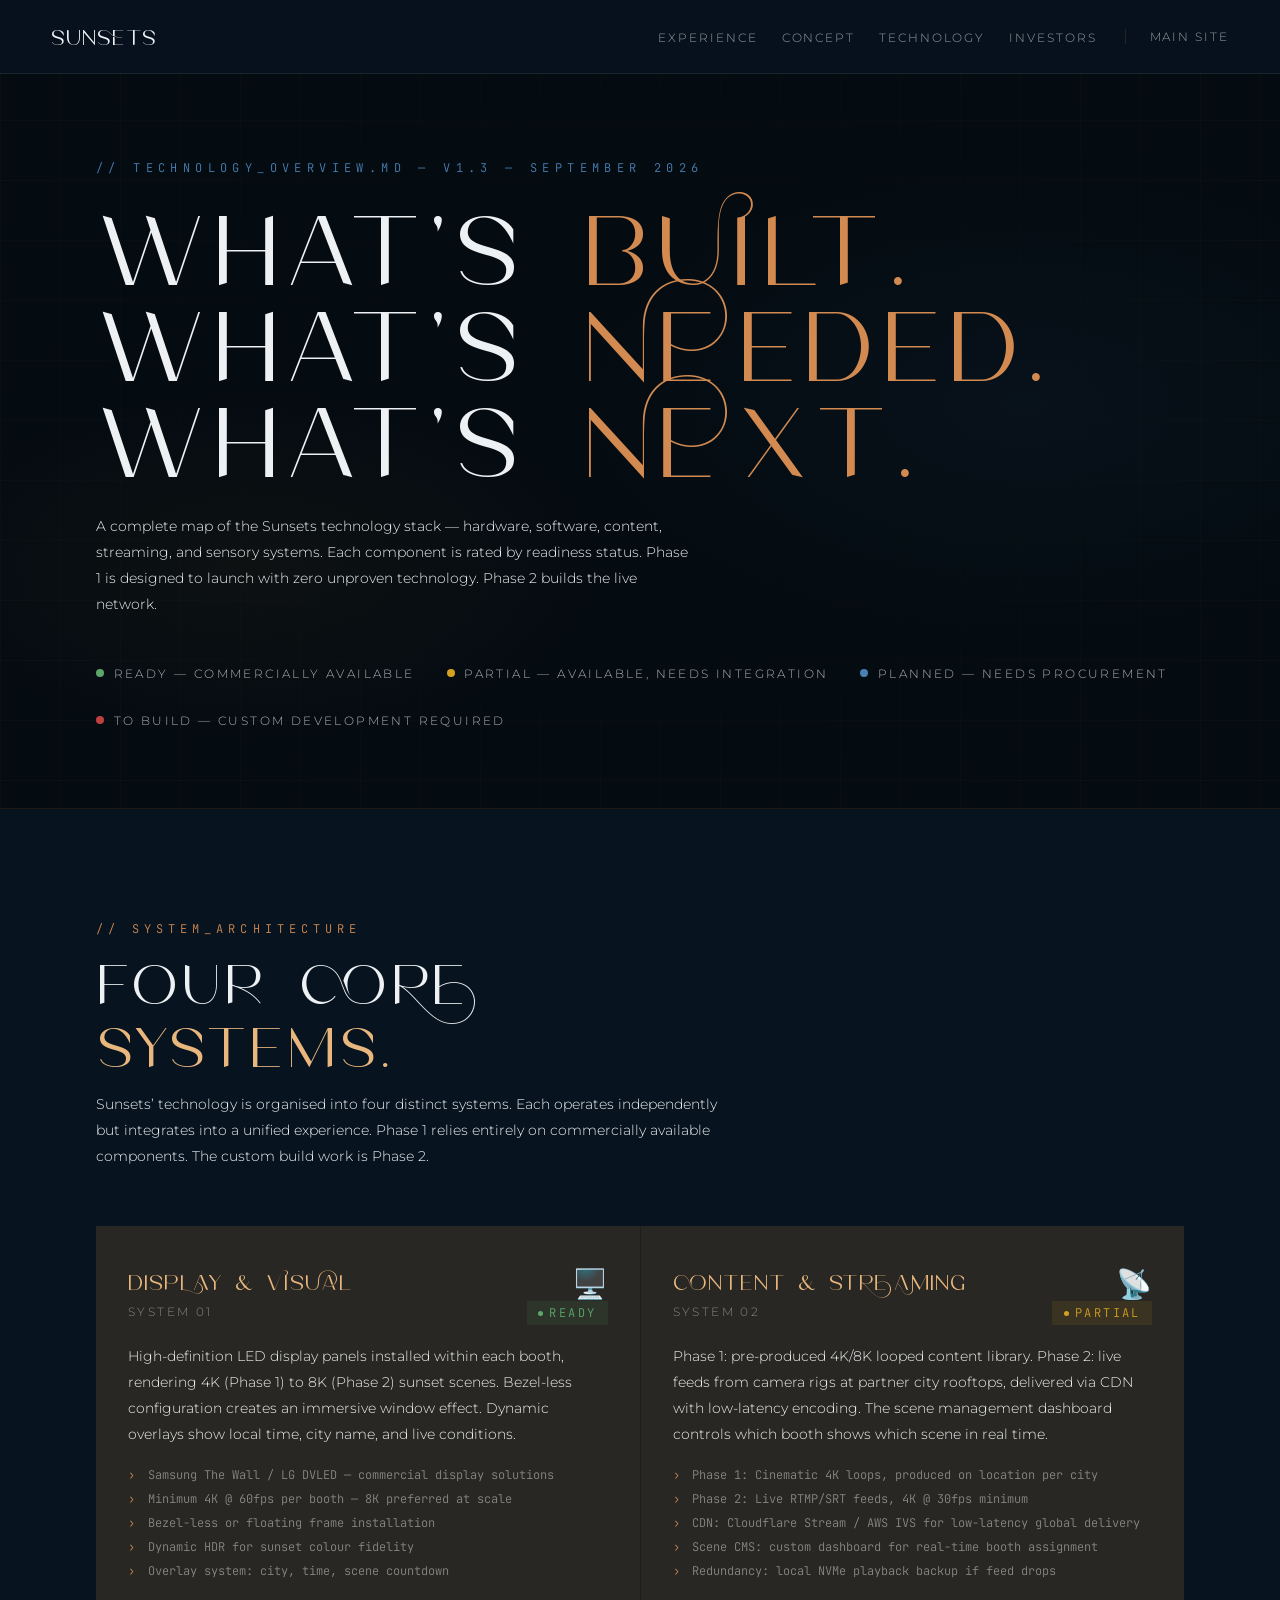
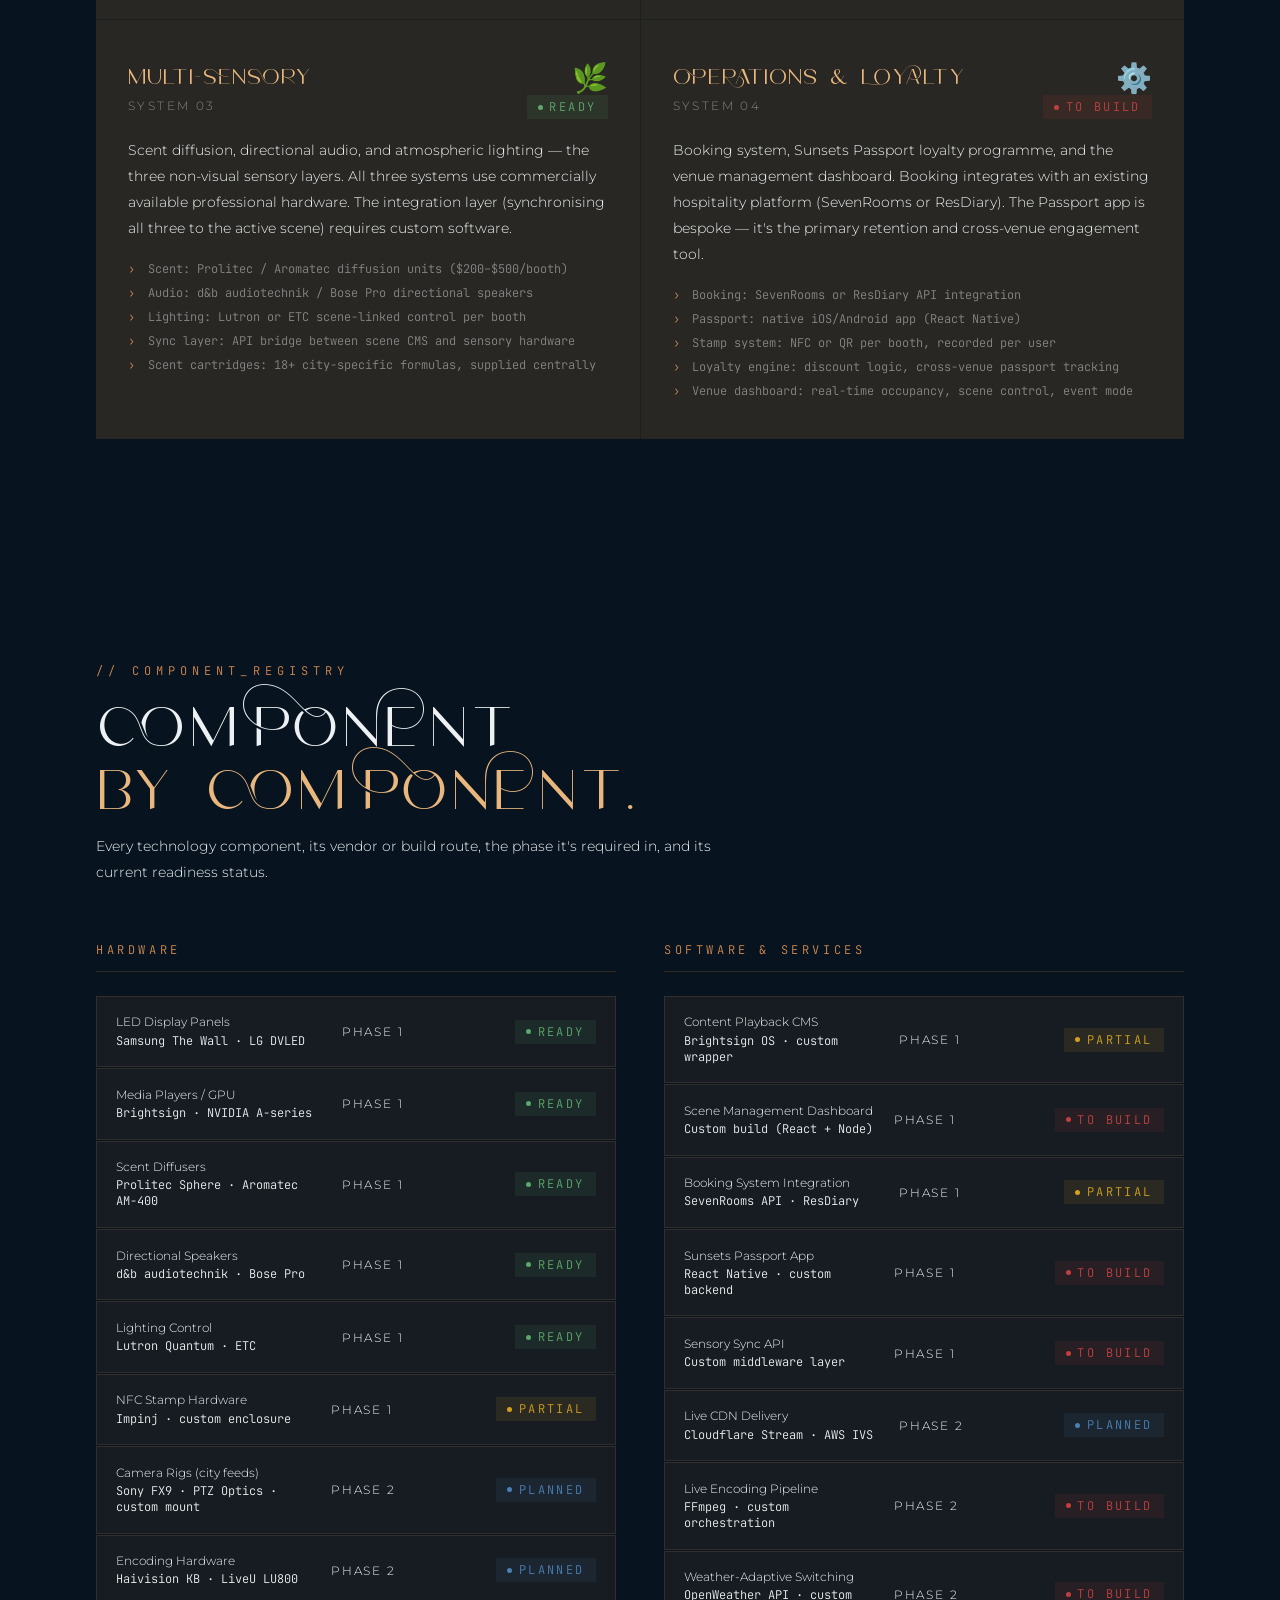
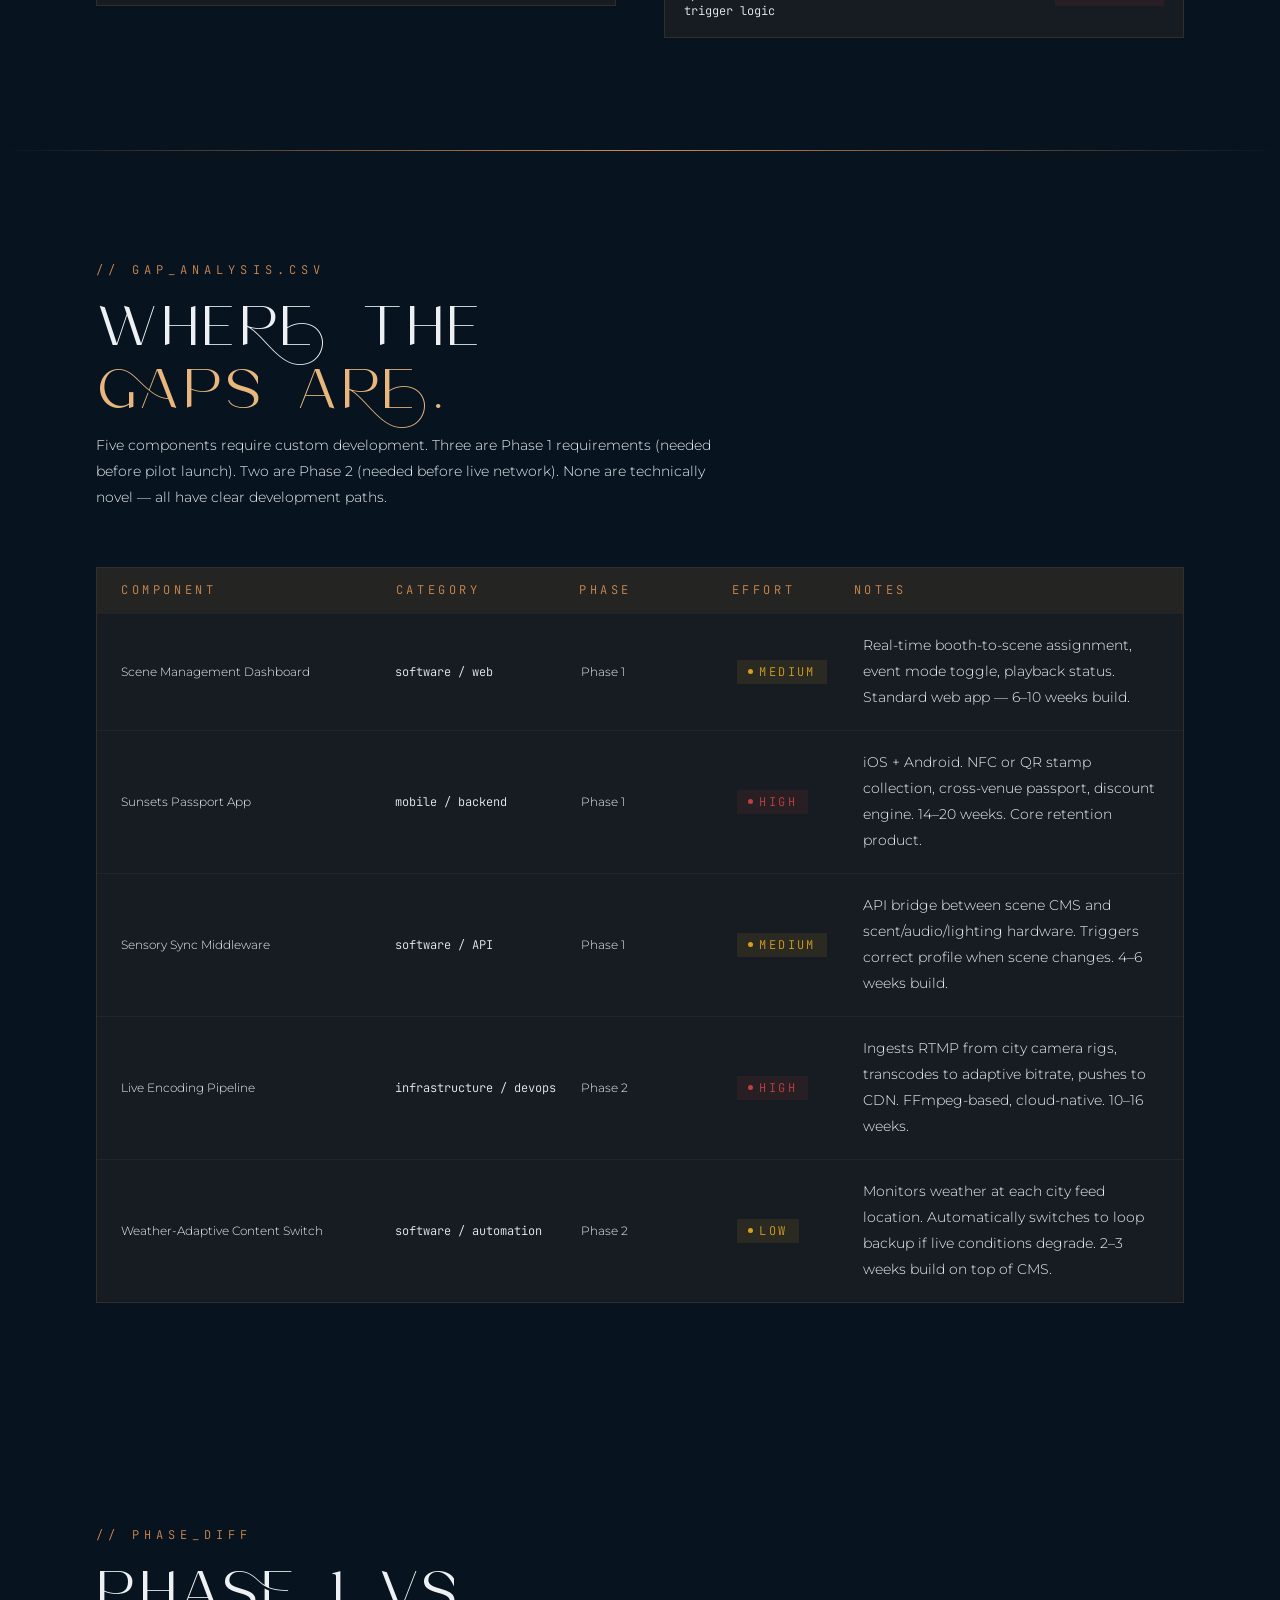
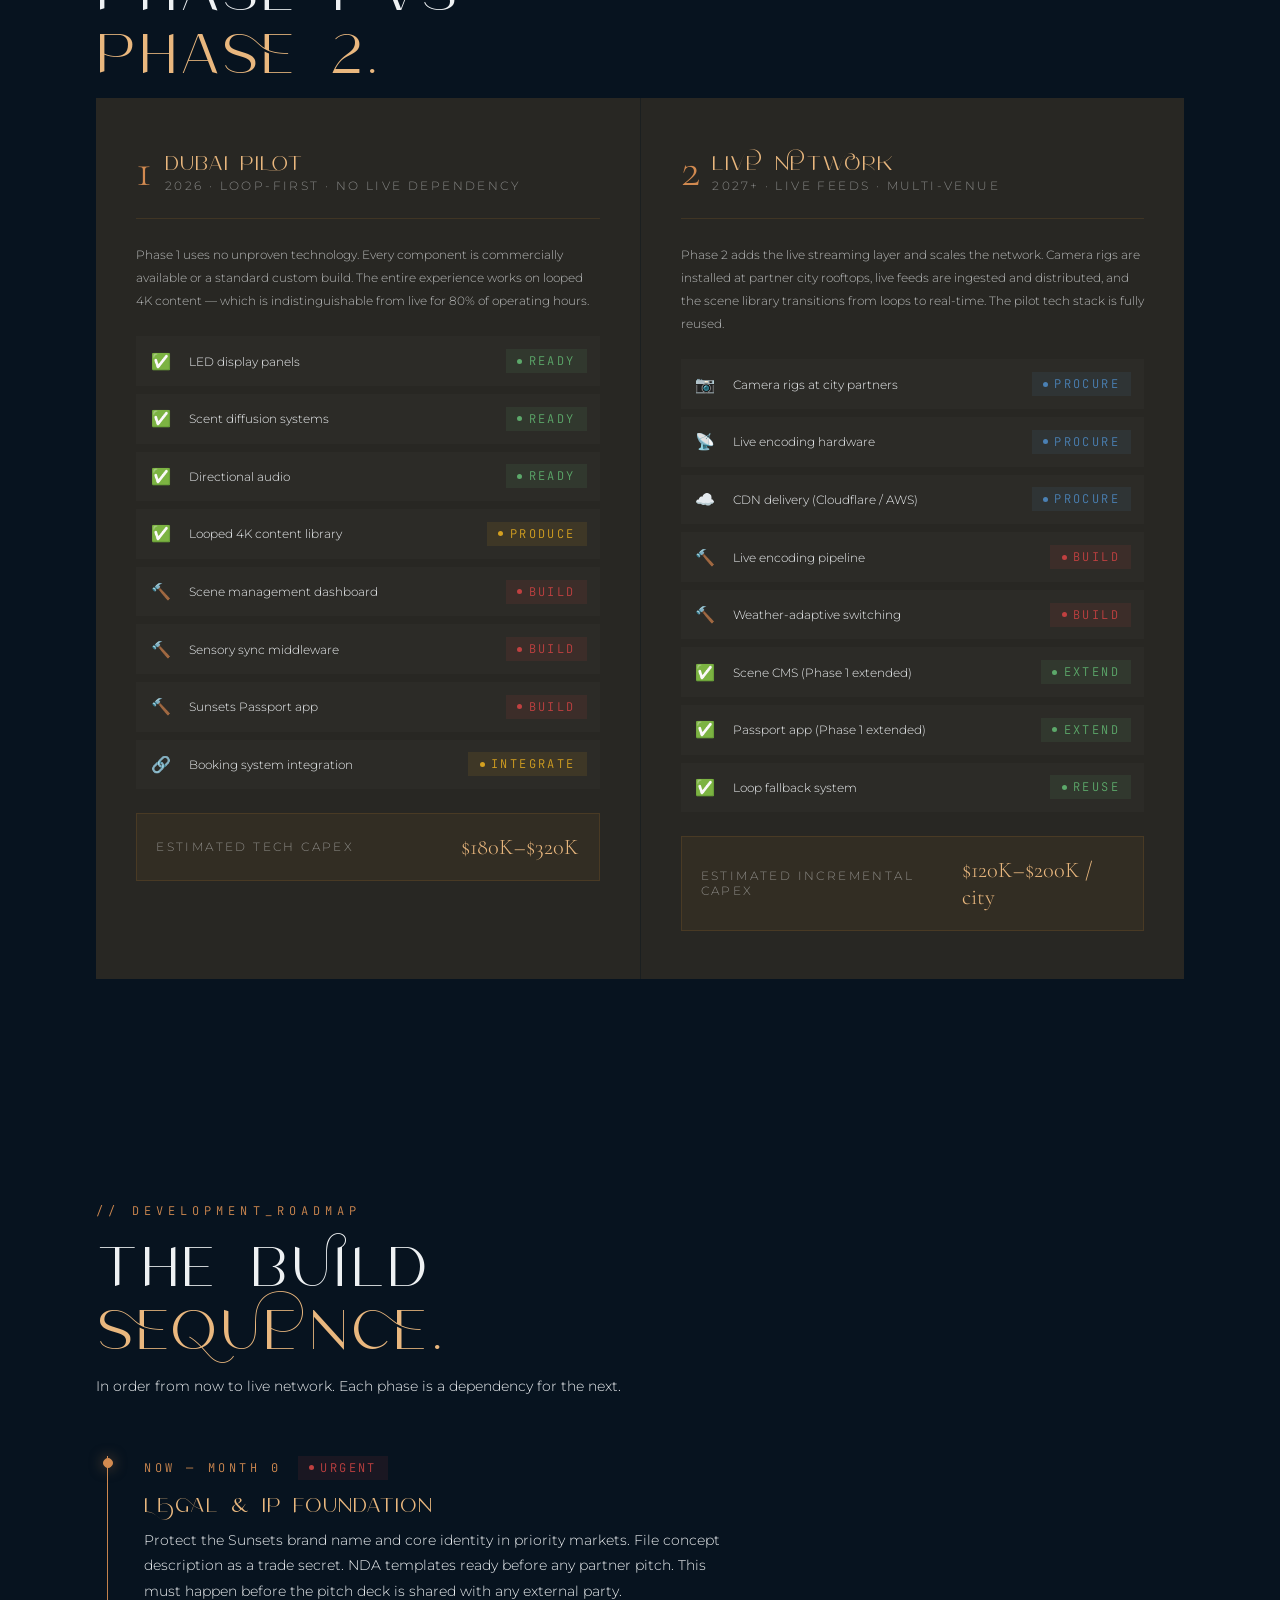
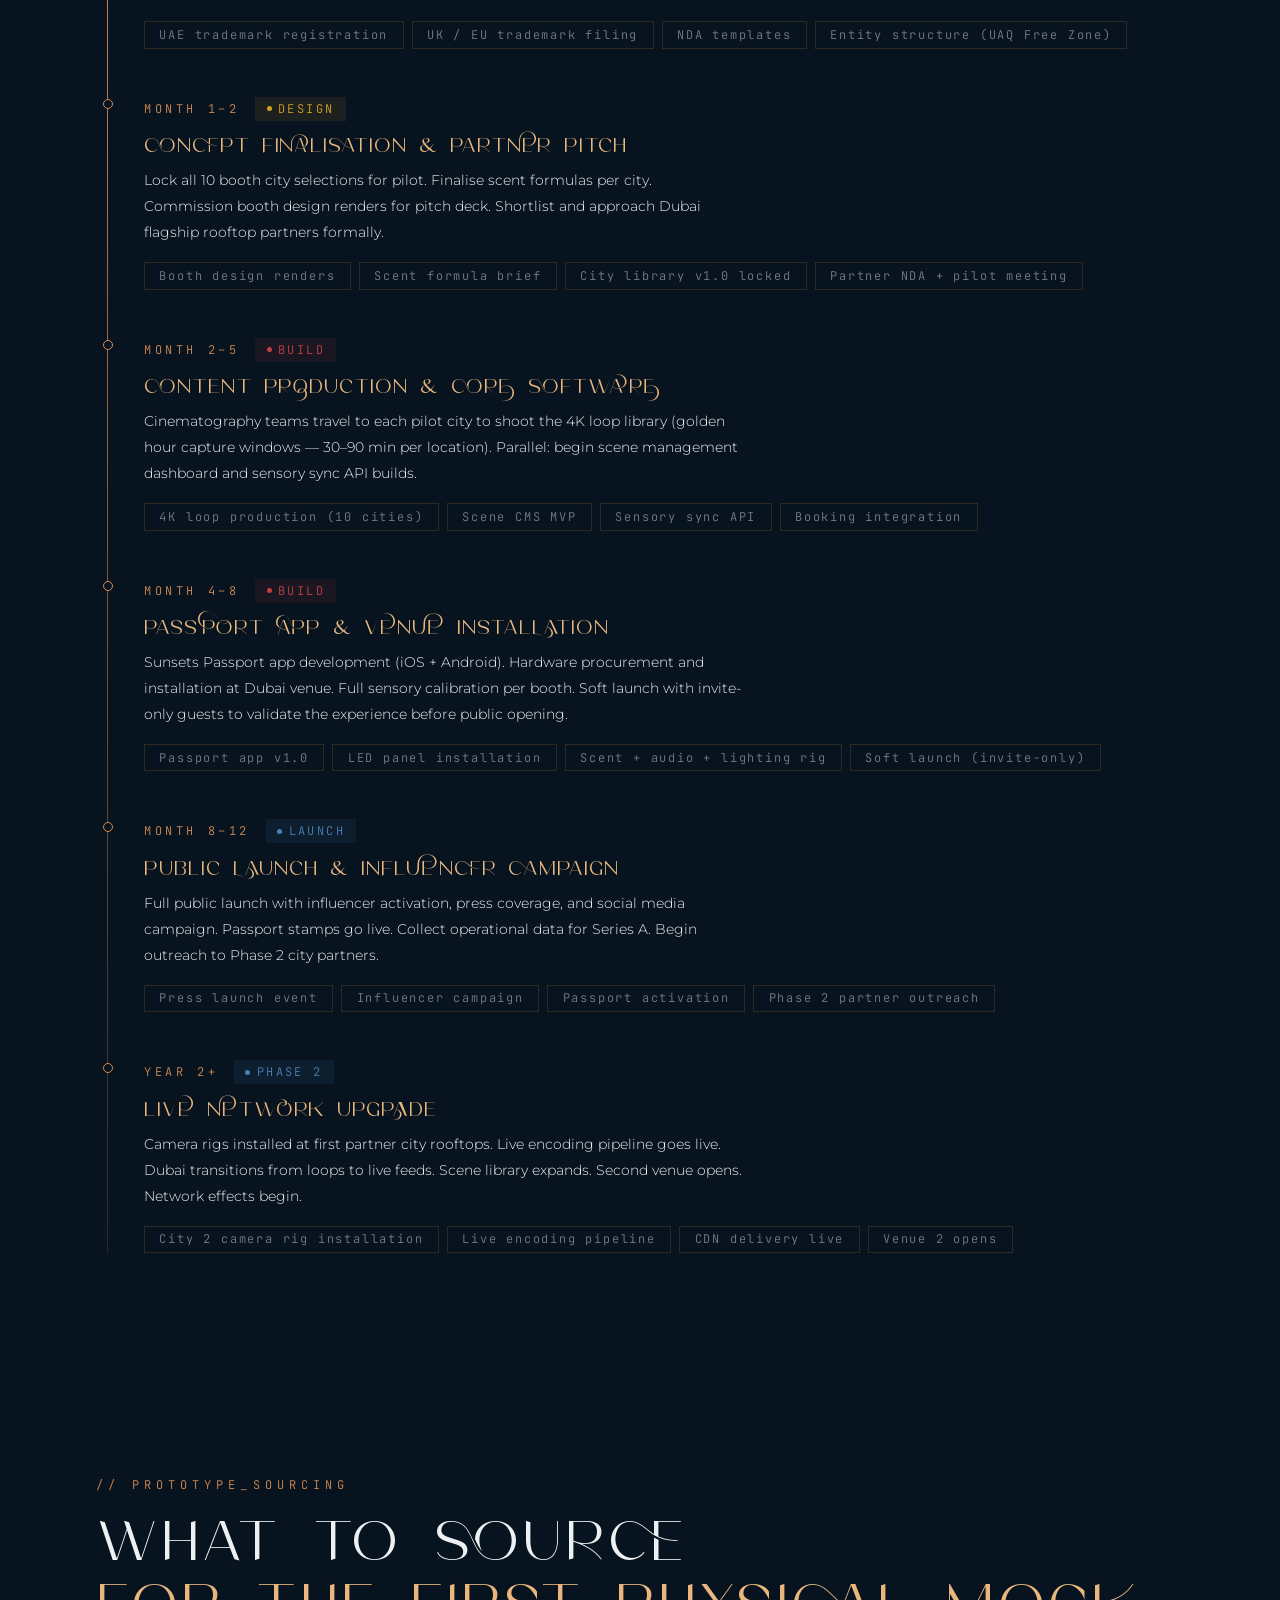
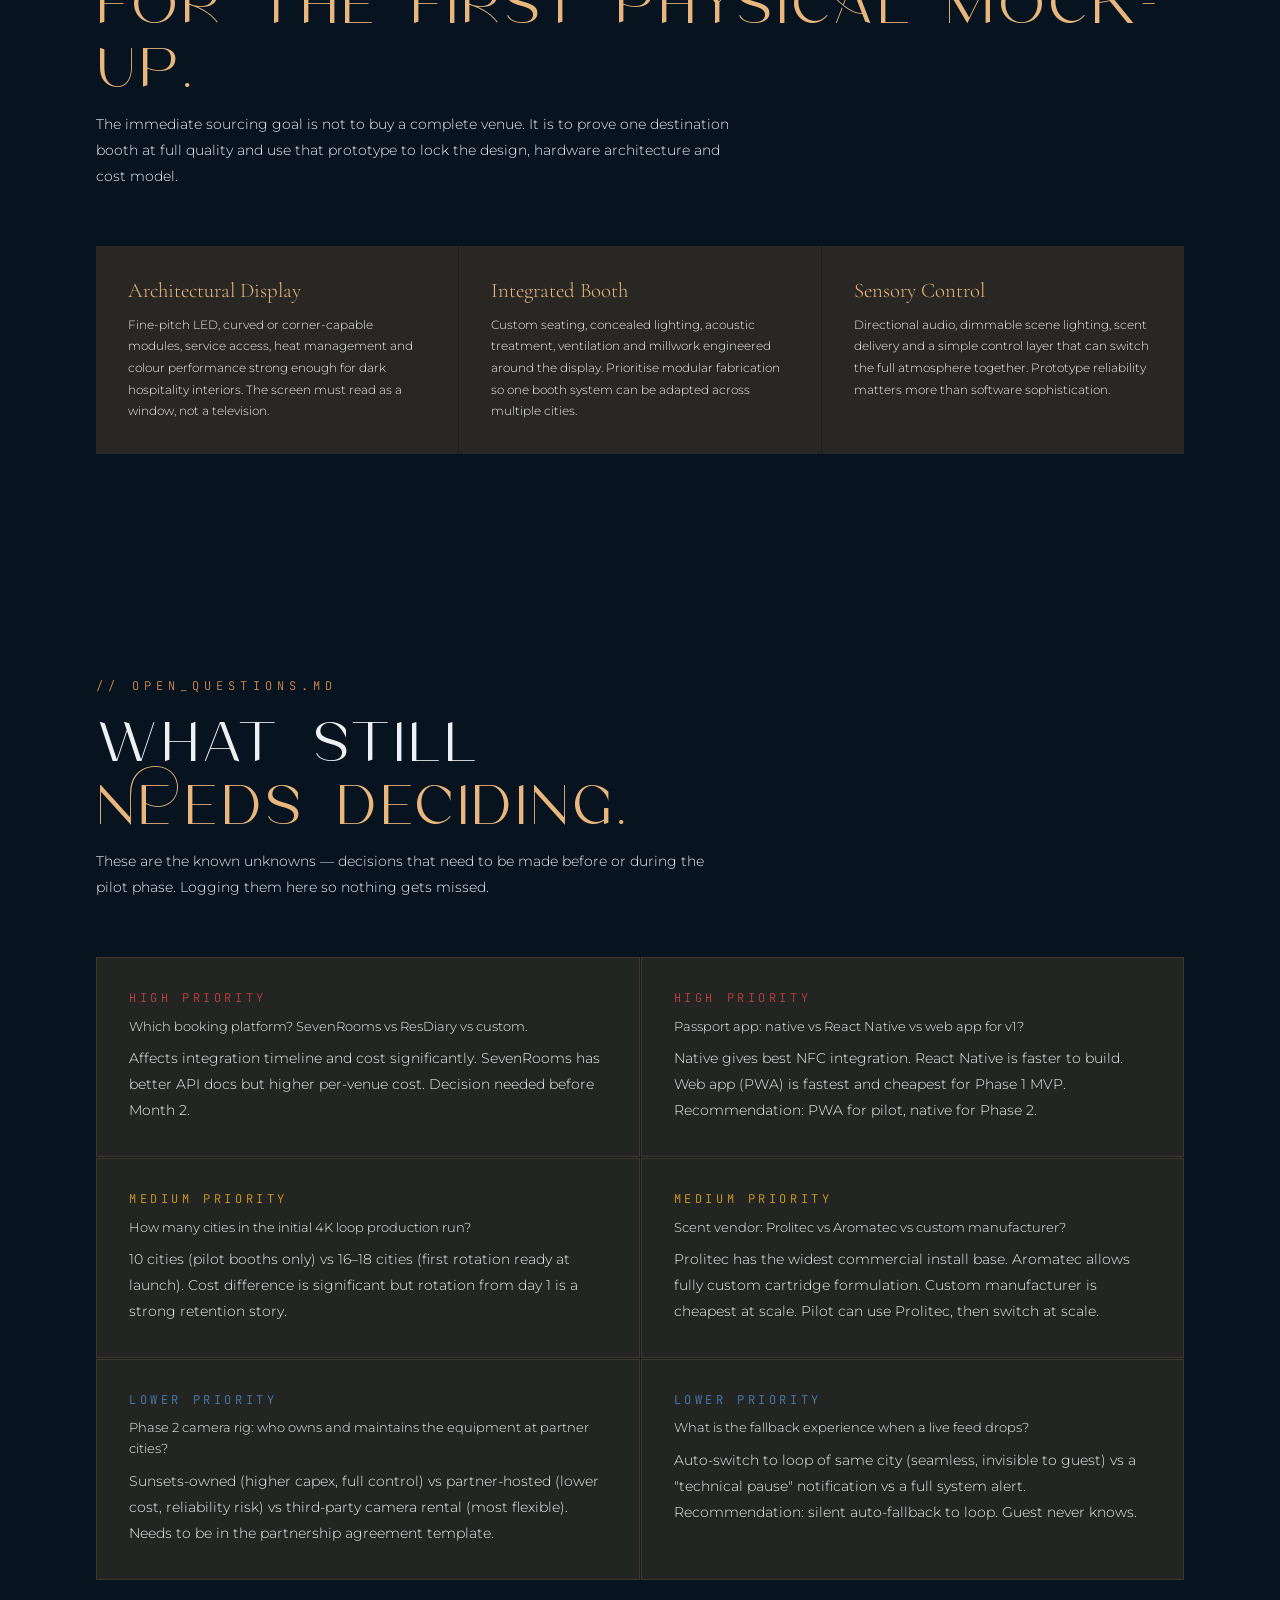
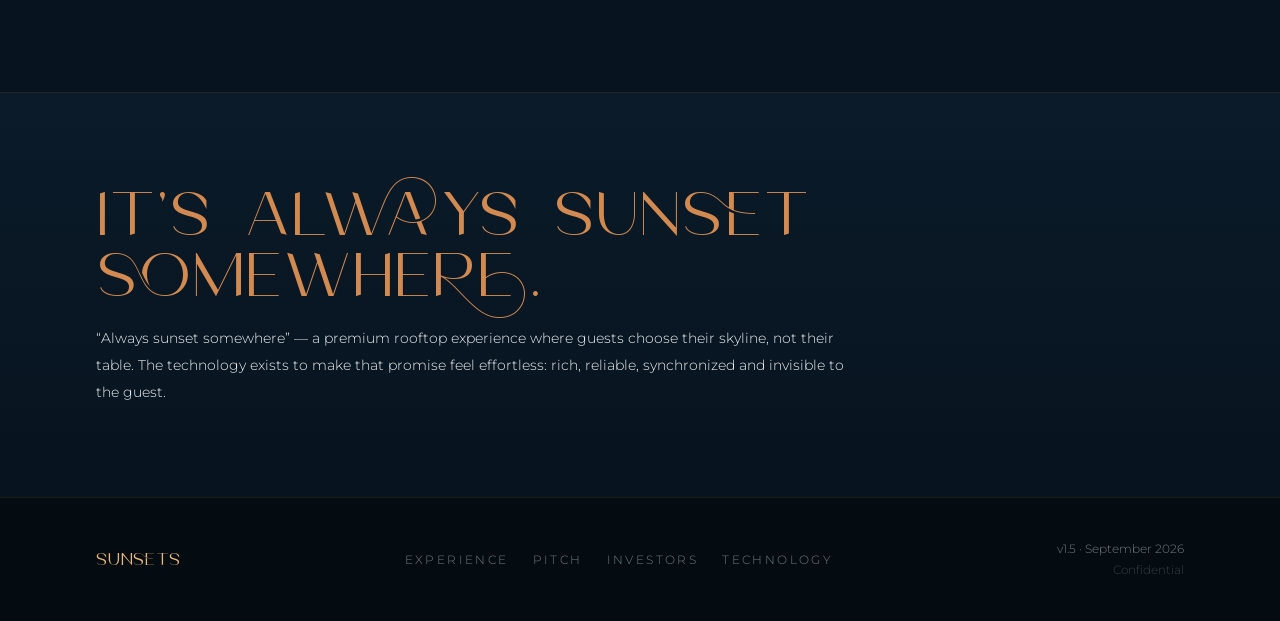
<file: technology.html>
<!DOCTYPE html>
<html lang="en">
<head>
<meta charset="UTF-8">
<meta name="viewport" content="width=device-width, initial-scale=1.0">
<meta name="robots" content="noindex,nofollow">
<title>SUNSETS — Technology</title>
<meta name="description" content="Sunsets technology architecture, pilot stack, sourcing priorities and development roadmap.">
<link rel="preconnect" href="https://fonts.googleapis.com">
<link href="https://fonts.googleapis.com/css2?family=Cormorant+Garamond:ital,wght@0,300;0,400;1,300;1,400&family=Montserrat:wght@200;300;400;500&family=JetBrains+Mono:wght@300;400&display=swap" rel="stylesheet">
<style>
:root {
  --gold: #C8872A;
  --gold-light: #F0B84A;
  --cream: #F4EDD6;
  --charcoal: #0E0C0A;
  --dark: #141210;
  --mid: #1C1814;
  --deep: #080604;
  --dim: rgba(244,237,214,0.42);
  --mid-text: rgba(244,237,214,0.72);
  /* Status colours */
  --ready: #5CA86A;
  --partial: #D4A020;
  --needed: #C04040;
  --planned: #4A80B4;
  --ready-bg: rgba(92,168,106,0.1);
  --partial-bg: rgba(212,160,32,0.1);
  --needed-bg: rgba(192,64,64,0.1);
  --planned-bg: rgba(74,128,180,0.1);
}
*, *::before, *::after { box-sizing: border-box; margin: 0; padding: 0; }
html { scroll-behavior: smooth; }
body { background: var(--charcoal); color: var(--cream); font-family: 'Montserrat', sans-serif; font-weight: 300; overflow-x: hidden; }
::-webkit-scrollbar { width: 3px; }
::-webkit-scrollbar-thumb { background: var(--gold); }

/* ── NAV ── */
nav {
  position: fixed; top: 0; left: 0; right: 0; z-index: 100;
  display: flex; justify-content: space-between; align-items: center;
  padding: 18px 56px;
  background: rgba(8,6,4,0.97);
  border-bottom: 1px solid rgba(200,135,42,0.1);
}
.nav-logo { font-family: 'Cormorant Garamond', serif; font-size: 18px; font-weight: 300; letter-spacing: 6px; text-transform: uppercase; color: var(--gold); text-decoration: none; }
.nav-right { display: flex; align-items: center; gap: 32px; }
.nav-links { display: flex; gap: 24px; list-style: none; }
.nav-links a { font-size:12px; letter-spacing: 3px; text-transform: uppercase; color: var(--dim); text-decoration: none; transition: color 0.3s; }
.nav-links a:hover { color: var(--gold); }
.nav-back { font-size:12px; letter-spacing: 3px; text-transform: uppercase; color: rgba(200,135,42,0.4); text-decoration: none; border-left: 1px solid rgba(200,135,42,0.18); padding-left: 24px; transition: color 0.3s; }
.nav-back:hover { color: var(--gold); }

/* ── PROGRESS ── */
.progress-bar { position: fixed; top: 0; left: 0; height: 2px; background: linear-gradient(90deg, var(--planned), var(--ready)); z-index: 200; width: 0%; transition: width 0.2s; }

/* ── HERO ── */
#hero {
  min-height: 60vh;
  padding: 10rem 6rem 5rem;
  background: var(--deep);
  position: relative;
  overflow: hidden;
  display: flex;
  flex-direction: column;
  justify-content: flex-end;
  border-bottom: 1px solid rgba(200,135,42,0.12);
}
#hero::before {
  content: '';
  position: absolute;
  inset: 0;
  background:
    radial-gradient(ellipse 60% 50% at 80% 50%, rgba(74,128,180,0.06) 0%, transparent 60%),
    radial-gradient(ellipse 50% 40% at 20% 70%, rgba(200,135,42,0.05) 0%, transparent 55%);
}
/* Subtle grid pattern */
#hero::after {
  content: '';
  position: absolute;
  inset: 0;
  background-image: linear-gradient(rgba(200,135,42,0.04) 1px, transparent 1px), linear-gradient(90deg, rgba(200,135,42,0.04) 1px, transparent 1px);
  background-size: 60px 60px;
  mask-image: radial-gradient(ellipse at center, transparent 30%, black 80%);
}
.hero-inner { position: relative; z-index: 2; }
.hero-tag { font-size:0.75rem; letter-spacing: 0.45em; text-transform: uppercase; color: var(--planned); margin-bottom: 1.6rem; font-family: 'JetBrains Mono', monospace; }
.hero-title { font-family: 'Cormorant Garamond', serif; font-size: clamp(3rem, 8vw, 7.5rem); font-weight: 300; line-height: 0.92; color: var(--cream); margin-bottom: 1.5rem; }
.hero-title em { font-style: italic; color: var(--gold-light); }
.hero-body { font-size: 0.82rem; line-height: 2; color: var(--mid-text); max-width: 600px; margin-bottom: 3rem; }
/* Status legend */
.legend {
  display: flex;
  gap: 2rem;
  flex-wrap: wrap;
}
.legend-item { display: flex; align-items: center; gap: 0.6rem; }
.legend-dot { width: 8px; height: 8px; border-radius: 50%; flex-shrink: 0; }
.legend-dot.ready { background: var(--ready); }
.legend-dot.partial { background: var(--partial); }
.legend-dot.needed { background: var(--needed); }
.legend-dot.planned { background: var(--planned); }
.legend-label { font-size:0.75rem; letter-spacing: 0.2em; text-transform: uppercase; color: var(--dim); }

/* ── SECTION BASE ── */
section { padding: 7rem 6rem; position: relative; overflow: hidden; }
.section-label { font-size:0.75rem; letter-spacing: 0.42em; text-transform: uppercase; color: var(--gold); margin-bottom: 1rem; font-family: 'JetBrains Mono', monospace; }
.section-heading { font-family: 'Cormorant Garamond', serif; font-size: clamp(2.2rem, 4.5vw, 4rem); font-weight: 300; line-height: 1.1; color: var(--cream); margin-bottom: 0.8rem; }
.section-heading em { font-style: italic; color: var(--gold-light); }
.section-intro { font-size: 0.8rem; line-height: 2; color: var(--mid-text); max-width: 640px; margin-bottom: 3.5rem; }

/* ── STATUS BADGE ── */
.status {
  display: inline-flex;
  align-items: center;
  gap: 0.4rem;
  padding: 0.25rem 0.7rem;
  border-radius: 0;
  font-size:0.75rem;
  letter-spacing: 0.2em;
  text-transform: uppercase;
  font-family: 'JetBrains Mono', monospace;
  flex-shrink: 0;
}
.status::before { content: ''; display: block; width: 5px; height: 5px; border-radius: 50%; }
.status.ready { color: var(--ready); background: var(--ready-bg); }
.status.ready::before { background: var(--ready); }
.status.partial { color: var(--partial); background: var(--partial-bg); }
.status.partial::before { background: var(--partial); }
.status.needed { color: var(--needed); background: var(--needed-bg); }
.status.needed::before { background: var(--needed); }
.status.planned { color: var(--planned); background: var(--planned-bg); }
.status.planned::before { background: var(--planned); }

/* ── SYSTEM OVERVIEW ── */
#overview { background: var(--dark); }
.systems-grid { display: grid; grid-template-columns: repeat(2, 1fr); gap: 1px; background: rgba(200,135,42,0.1); }
.system-card { background: var(--dark); padding: 2.5rem 2rem; transition: background 0.3s; }
.system-card:hover { background: var(--mid); }
.system-header { display: flex; justify-content: space-between; align-items: flex-start; margin-bottom: 1.2rem; }
.system-icon { font-size: 1.8rem; }
.system-name { font-family: 'Cormorant Garamond', serif; font-size: 1.4rem; color: var(--cream); margin-bottom: 0.3rem; }
.system-sub { font-size:0.75rem; letter-spacing: 0.2em; text-transform: uppercase; color: var(--dim); }
.system-desc { font-size: 0.76rem; line-height: 1.9; color: var(--mid-text); margin-bottom: 1.2rem; }
.system-specs { display: flex; flex-direction: column; gap: 0.5rem; }
.spec-line { display: flex; gap: 0.8rem; align-items: center; font-size:0.75rem; color: var(--dim); font-family: 'JetBrains Mono', monospace; }
.spec-line::before { content: '›'; color: var(--gold); flex-shrink: 0; }

/* ── STACK DETAIL ── */
#stack { background: var(--charcoal); }
.stack-columns { display: grid; grid-template-columns: 1fr 1fr; gap: 3rem; }
.stack-col-head { font-size:0.75rem; letter-spacing: 0.3em; text-transform: uppercase; color: var(--gold); margin-bottom: 1.5rem; padding-bottom: 0.8rem; border-bottom: 1px solid rgba(200,135,42,0.2); font-family: 'JetBrains Mono', monospace; }
.stack-rows { display: flex; flex-direction: column; gap: 1px; }
.stack-row {
  display: grid;
  grid-template-columns: 1.6fr 1.2fr auto;
  align-items: center;
  gap: 1rem;
  padding: 1.1rem 1.2rem;
  background: var(--dark);
  border: 1px solid rgba(255,255,255,0.03);
  transition: background 0.3s;
}
.stack-row:hover { background: var(--mid); }
.stack-component { }
.stack-name { font-size: 0.76rem; color: var(--cream); margin-bottom: 0.2rem; }
.stack-vendor { font-size:0.75rem; color: var(--dim); font-family: 'JetBrains Mono', monospace; }
.stack-phase { font-size:0.75rem; letter-spacing: 0.15em; color: var(--dim); text-transform: uppercase; white-space: nowrap; }

/* ── GAP ANALYSIS ── */
#gaps { background: var(--dark); }
#gaps::before { content: ''; position: absolute; top: 0; left: 0; right: 0; height: 1px; background: linear-gradient(to right, transparent, var(--gold), transparent); }

.gap-table { border: 1px solid rgba(200,135,42,0.12); overflow: hidden; }
.gap-head {
  display: grid;
  grid-template-columns: 1.8fr 1.2fr 1fr 0.8fr 2fr;
  padding: 0.9rem 1.5rem;
  background: rgba(200,135,42,0.08);
}
.gap-head span { font-size:0.75rem; letter-spacing: 0.3em; text-transform: uppercase; color: var(--gold); font-family: 'JetBrains Mono', monospace; }
.gap-row {
  display: grid;
  grid-template-columns: 1.8fr 1.2fr 1fr 0.8fr 2fr;
  align-items: center;
  padding: 1.2rem 1.5rem;
  border-top: 1px solid rgba(255,255,255,0.04);
  gap: 0.5rem;
  transition: background 0.3s;
}
.gap-row:hover { background: rgba(200,135,42,0.03); }
.gap-component { font-size: 0.78rem; color: var(--cream); }
.gap-category { font-size:0.75rem; color: var(--dim); font-family: 'JetBrains Mono', monospace; }
.gap-phase { font-size:0.75rem; color: var(--mid-text); }
.gap-effort { font-size:0.75rem; color: var(--dim); }
.gap-note { font-size:0.75rem; color: var(--dim); line-height: 1.5; }

/* ── PHASE COMPARISON ── */
#phases { background: var(--charcoal); }
.phases-split { display: grid; grid-template-columns: 1fr 1fr; gap: 1px; background: rgba(200,135,42,0.1); }
.phase-panel { background: var(--charcoal); padding: 3rem 2.5rem; }
.phase-badge {
  display: inline-flex;
  align-items: center;
  gap: 0.8rem;
  margin-bottom: 1.5rem;
}
.phase-badge-num { font-family: 'Cormorant Garamond', serif; font-size: 3rem; font-weight: 300; line-height: 1; color: rgba(200,135,42,0.25); }
.phase-badge-text { }
.phase-badge-title { font-family: 'Cormorant Garamond', serif; font-size: 1.3rem; color: var(--cream); }
.phase-badge-sub { font-size:0.75rem; letter-spacing: 0.2em; text-transform: uppercase; color: var(--dim); }
.phase-divider { height: 1px; background: rgba(200,135,42,0.15); margin-bottom: 1.5rem; }
.phase-tech-list { display: flex; flex-direction: column; gap: 0.5rem; margin-bottom: 1.5rem; }
.phase-tech-item { display: flex; align-items: center; gap: 1rem; padding: 0.8rem; background: rgba(255,255,255,0.02); }
.pti-icon { font-size: 1rem; flex-shrink: 0; width: 1.5rem; text-align: center; }
.pti-name { font-size:0.75rem; color: var(--cream); flex: 1; }
.phase-cost { margin-top: 1.5rem; padding: 1.2rem; background: rgba(200,135,42,0.06); border: 1px solid rgba(200,135,42,0.15); display: flex; justify-content: space-between; align-items: center; }
.phase-cost-label { font-size:0.75rem; letter-spacing: 0.2em; text-transform: uppercase; color: var(--dim); }
.phase-cost-val { font-family: 'Cormorant Garamond', serif; font-size: 1.4rem; color: var(--gold-light); }

/* ── DEVELOPMENT ROADMAP ── */
#roadmap { background: var(--dark); }
.roadmap-track { position: relative; padding-left: 3rem; }
.roadmap-track::before { content: ''; position: absolute; left: 0.7rem; top: 0; bottom: 0; width: 1px; background: linear-gradient(to bottom, var(--gold), rgba(200,135,42,0.1)); }
.roadmap-item { position: relative; margin-bottom: 3rem; }
.roadmap-item:last-child { margin-bottom: 0; }
.roadmap-dot { position: absolute; left: -2.56rem; top: 0.15rem; width: 10px; height: 10px; border-radius: 50%; border: 1px solid var(--gold); background: var(--dark); }
.roadmap-dot.active { background: var(--gold); box-shadow: 0 0 12px rgba(200,135,42,0.5); }
.roadmap-meta { display: flex; align-items: center; gap: 1rem; margin-bottom: 0.6rem; }
.roadmap-phase { font-size:0.75rem; letter-spacing: 0.3em; text-transform: uppercase; color: var(--gold); font-family: 'JetBrains Mono', monospace; }
.roadmap-title { font-family: 'Cormorant Garamond', serif; font-size: 1.3rem; color: var(--cream); margin-bottom: 0.5rem; }
.roadmap-desc { font-size: 0.76rem; line-height: 1.9; color: var(--mid-text); max-width: 600px; margin-bottom: 1rem; }
.roadmap-tasks { display: flex; flex-wrap: wrap; gap: 0.5rem; }
.roadmap-task {
  padding: 0.3rem 0.9rem;
  border: 1px solid rgba(200,135,42,0.2);
  font-size:0.75rem;
  letter-spacing: 0.15em;
  color: var(--dim);
  font-family: 'JetBrains Mono', monospace;
}


/* ── PROTOTYPE SOURCING ── */
#sourcing { background: var(--charcoal); }
.sourcing-grid { display:grid; grid-template-columns:repeat(3,1fr); gap:1px; background:rgba(200,135,42,0.1); margin-top:3rem; }
.sourcing-card { background:var(--charcoal); padding:2rem; }
.sourcing-card h3 { font-family:'Cormorant Garamond',serif; font-size:1.3rem; font-weight:300; color:var(--cream); margin-bottom:.7rem; }
.sourcing-card p { font-size:0.75rem; line-height:1.8; color:var(--mid-text); }
@media (max-width:900px){ .sourcing-grid{grid-template-columns:1fr;} }

/* ── OPEN QUESTIONS ── */
#open-questions { background: var(--charcoal); }
.questions-grid { display: grid; grid-template-columns: 1fr 1fr; gap: 1px; background: rgba(200,135,42,0.08); margin-top: 3rem; }
.q-card { background: var(--charcoal); padding: 2rem 2rem; border: 1px solid rgba(200,135,42,0.06); transition: background 0.3s; }
.q-card:hover { background: var(--dark); }
.q-priority { font-size:0.75rem; letter-spacing: 0.3em; text-transform: uppercase; margin-bottom: 0.6rem; font-family: 'JetBrains Mono', monospace; }
.q-priority.high { color: var(--needed); }
.q-priority.medium { color: var(--partial); }
.q-priority.low { color: var(--planned); }
.q-text { font-size: 0.82rem; color: var(--cream); line-height: 1.6; margin-bottom: 0.6rem; }
.q-context { font-size:0.75rem; color: var(--dim); line-height: 1.7; }

/* ── REVEAL ── */
.reveal { opacity: 0; transform: translateY(26px); transition: opacity 0.85s ease, transform 0.85s ease; }
.reveal.visible { opacity: 1; transform: translateY(0); }
.rd1 { transition-delay: 0.08s; } .rd2 { transition-delay: 0.18s; } .rd3 { transition-delay: 0.3s; } .rd4 { transition-delay: 0.44s; }

/* ── FOOTER ── */
footer { background: var(--deep); border-top: 1px solid rgba(200,135,42,0.12); padding: 2.5rem 6rem; display: flex; justify-content: space-between; align-items: center; flex-wrap: wrap; gap: 1rem; }
.footer-logo { font-family: 'Cormorant Garamond', serif; font-size: 1.1rem; letter-spacing: 0.3em; text-transform: uppercase; color: var(--gold-light); text-decoration: none; }
.footer-nav { display: flex; gap: 1.5rem; flex-wrap: wrap; }
.footer-nav a { font-size:0.75rem; letter-spacing: 0.2em; text-transform: uppercase; color: var(--dim); text-decoration: none; transition: color 0.3s; }
.footer-nav a:hover { color: var(--gold); }
.footer-meta { font-size:0.75rem; color: var(--dim); text-align: right; line-height: 1.8; }

/* ── RESPONSIVE ── */
@media (max-width: 900px) {
  section, #hero { padding: 5rem 1.5rem; }
  nav { padding: 16px 20px; }
  .nav-links { display: none; }
  .systems-grid,.stack-columns,.phases-split,.questions-grid { grid-template-columns: 1fr; }
  .gap-head,.gap-row { grid-template-columns: 1.5fr 1fr auto; }
  .gap-head span:nth-child(4),.gap-head span:nth-child(5),.gap-row .gap-effort,.gap-row .gap-note { display: none; }
  footer { padding: 2rem 1.5rem; flex-direction: column; text-align: center; }
  .footer-meta { text-align: center; }
}

/* ===== SUNSETS BRAND SYSTEM v1.4 ===== */
@font-face{font-family:'POINA';src:url('assets/fonts/POINA.woff2') format('woff2'),url('assets/fonts/POINA.woff') format('woff'),local('POINA'),local('Poina'),local('Poina-Regular');font-weight:400;font-style:normal;font-display:swap}
:root{--gold:#D78E4F!important;--gold-light:#F0BA83!important;--cream:#EEF2F4!important;--charcoal:#07131F!important;--dark:#081522!important;--mid:#0E2132!important;--deep:#050D14!important;--dim:rgba(238,242,244,.48)!important;--mid-text:rgba(238,242,244,.72)!important;--blue:#648AA7!important;--orange:#BD6D63!important}
html{font-size:16px!important}
body{font-family:'Montserrat',sans-serif!important;font-size:14px!important;background:#07131F!important;color:#EEF2F4!important}
body *{font-style:normal!important}
.hero-title,.section-heading,.investment-heading,.contact-heading,.thesis-title,.market-context-heading,.funnel-val,.fin-val,.scenario-mult,.nav-logo,.footer-logo,.phase-badge-title,.system-name,.roadmap-title{font-family:'POINA','Montserrat',sans-serif!important;text-transform:uppercase!important;font-style:normal!important;font-feature-settings:'liga' 1,'calt' 1,'ss01' 1!important;letter-spacing:.045em!important}
nav{height:74px!important;padding:0 clamp(20px,4vw,64px)!important;background:rgba(7,19,31,.96)!important;backdrop-filter:blur(16px)!important;border-bottom:1px solid rgba(238,242,244,.08)!important}
.nav-logo{font-size:22px!important;letter-spacing:.12em!important;color:#EEF2F4!important;white-space:nowrap!important}
.nav-right{gap:28px!important}.nav-links{gap:24px!important}.nav-links a,.nav-back{font-family:'Montserrat',sans-serif!important;font-size:12px!important;letter-spacing:.16em!important;color:rgba(238,242,244,.58)!important}.nav-links a:hover,.nav-back:hover{color:#F0BA83!important}
.hero-tag,.section-label,.confidential-badge,.legend-label,.stack-col-head,.status,.roadmap-phase,.q-priority,.contact-label,.footer-nav a,.footer-meta{font-size:12px!important}
.hero-body,.section-intro,.thesis-body,.market-context-body,.trend-text,.fin-intro,.fund-detail,.investment-body,.scenario-detail,.why-body,.contact-body,.system-desc,.roadmap-desc,.q-context,.gap-note{font-size:14px!important;line-height:1.85!important}
.hero-title em,.section-heading em,.investment-heading em,.contact-heading em{color:#F0BA83!important;font-style:normal!important}
.progress-bar{background:linear-gradient(90deg,#648AA7,#D78E4F,#F0BA83)!important}
.btn-gold{font-size:12px!important;border-color:#D78E4F!important;color:#F0BA83!important}.btn-gold:hover{background:rgba(216,132,58,.12)!important}
@media(max-width:900px){nav{height:auto!important;min-height:66px!important}.nav-right{gap:14px!important}.nav-links{display:none!important}.nav-back{font-size:12px!important}}


/* v3.1 technology readability pass */
:root{
  --gold:#D28A50!important;--gold-light:#E9B77E!important;--cream:#EEF1F3!important;
  --charcoal:#07131F!important;--dark:#0B1B29!important;--mid:#112638!important;--deep:#050C13!important;
  --dim:rgba(238,241,243,.56)!important;--mid-text:rgba(238,241,243,.82)!important;
}
body{background:#07131F!important;color:#EEF1F3!important}
.hero-title{font-weight:400!important;line-height:.94!important}
.hero-title .whats{color:#EEF1F3!important}.hero-title .rest{color:#D28A50!important}
.hero-body,.section-intro,.system-desc,.stack-name,.stack-vendor,.stack-phase,.gap-component,.gap-category,.gap-phase,.gap-effort,.gap-note,.roadmap-desc,.q-text,.q-context,.sourcing-card p{color:#EEF1F3!important}
.section-label,.roadmap-phase,.stack-col-head{color:#D28A50!important;opacity:1!important}
.system-card,.stack-row,.gap-table,.phase-panel,.sourcing-card,.q-card{background:rgba(210,138,80,.07)!important;border-color:rgba(210,138,80,.16)!important}
.system-name,.phase-badge-title,.roadmap-title,.sourcing-card h3{color:#E9B77E!important}
.phase-badge-num{color:#D28A50!important;opacity:1!important}
.roadmap-track::before{background:linear-gradient(to bottom,#D28A50,rgba(210,138,80,.18))!important}
.roadmap-dot{border-color:#D28A50!important}.roadmap-dot.active{background:#D28A50!important;box-shadow:0 0 14px rgba(210,138,80,.55)!important}
.progress-bar{background:linear-gradient(90deg,#6E91AA,#D28A50,#E9B77E)!important;opacity:1!important}
.legend-label{color:rgba(238,241,243,.72)!important}
.footer-logo{color:#E9B77E!important}
.tech-closing{padding:90px 6rem;background:linear-gradient(180deg,#0B1B29,#07131F);border-top:1px solid rgba(210,138,80,.14)}
.tech-closing h2{font-family:'POINA','Montserrat',sans-serif;font-size:clamp(2.4rem,5vw,5rem);line-height:.96;font-weight:400;color:#D28A50;margin:0 0 1.2rem;text-transform:uppercase}
.tech-closing p{max-width:760px;color:#EEF1F3;line-height:1.9;font-size:.9rem}
@media(max-width:760px){.tech-closing{padding:72px 24px}}

</style>
<link rel="stylesheet" href="brand.css">
<style>
:root{
  --gold:#D28A50!important;--gold-light:#E9B77E!important;--amber:#D28A50!important;
  --cream:#EEF1F3!important;--charcoal:#07131F!important;--dark:#07131F!important;
  --mid:#0B1B29!important;--deep:#040B11!important;--blue:#6E91AA!important;
  --orange:#A85F58!important;--dim:rgba(238,241,243,.48)!important;--mid-text:rgba(238,241,243,.72)!important;
}
html{background:#07131F!important}
body{background:#07131F!important;color:#EEF1F3!important;font-family:'Montserrat',sans-serif!important}
body *{font-style:normal!important}
.hero-title,.section-heading,.investment-heading,.contact-heading,.thesis-title,.market-context-heading,.funnel-val,.fin-val,.scenario-mult,.nav-logo,.footer-logo,.phase-badge-title,.system-name,.roadmap-title{
  font-family:'POINA','Montserrat',sans-serif!important;text-transform:uppercase!important;letter-spacing:.045em!important;
  font-feature-settings:'liga' 1,'calt' 1,'ss01' 1!important;
}
nav{background:rgba(7,19,31,.92)!important;backdrop-filter:blur(14px)!important;border-bottom:1px solid rgba(238,241,243,.09)!important}
.nav-logo{color:#EEF1F3!important}
.nav-links a,.nav-back{color:rgba(238,241,243,.62)!important;font-size:12px!important}
.nav-links a:hover,.nav-back:hover{color:#E9B77E!important}
.hero-title em,.section-heading em,.investment-heading em,.contact-heading em{color:#E9B77E!important;font-style:normal!important}
.progress-bar{background:linear-gradient(90deg,#6E91AA,#D28A50,#E9B77E)!important}
</style>
</head>
<body>

<div class="progress-bar" id="progressBar"></div>

<nav>
  <a href="index.html" class="nav-logo">SUNSETS</a>
  <div class="nav-right">
    <ul class="nav-links">
      <li><a href="index.html">Experience</a></li>
      <li><a href="concept.html">Concept</a></li>
      <li><a href="technology.html">Technology</a></li>
      <li><a href="investors.html">Investors</a></li>
    </ul>
    <a href="index.html" class="nav-back">Main Site</a>
  </div>
</nav>

<!-- ── HERO ── -->
<section id="hero">
  <div class="hero-inner">
    <p class="hero-tag">// technology_overview.md — v1.3 — September 2026</p>
    <h1 class="hero-title"><span class="whats">WHAT’S</span> <span class="rest">BUILT.</span><br><span class="whats">WHAT’S</span> <span class="rest">NEEDED.</span><br><span class="whats">WHAT’S</span> <span class="rest">NEXT.</span></h1>
    <p class="hero-body">
      A complete map of the Sunsets technology stack — hardware, software, content, streaming, and sensory systems. Each component is rated by readiness status. Phase 1 is designed to launch with zero unproven technology. Phase 2 builds the live network.
    </p>
    <div class="legend">
      <div class="legend-item"><div class="legend-dot ready"></div><span class="legend-label">Ready — commercially available</span></div>
      <div class="legend-item"><div class="legend-dot partial"></div><span class="legend-label">Partial — available, needs integration</span></div>
      <div class="legend-item"><div class="legend-dot planned"></div><span class="legend-label">Planned — needs procurement</span></div>
      <div class="legend-item"><div class="legend-dot needed"></div><span class="legend-label">To Build — custom development required</span></div>
    </div>
  </div>
</section>

<!-- ── SYSTEM OVERVIEW ── -->
<section id="overview">
  <p class="section-label reveal">// system_architecture</p>
  <h2 class="section-heading reveal rd1">Four core<br><em>systems.</em></h2>
  <p class="section-intro reveal rd2">Sunsets’ technology is organised into four distinct systems. Each operates independently but integrates into a unified experience. Phase 1 relies entirely on commercially available components. The custom build work is Phase 2.</p>

  <div class="systems-grid">
    <div class="system-card reveal rd1">
      <div class="system-header">
        <div>
          <div class="system-name">Display & Visual</div>
          <div class="system-sub">System 01</div>
        </div>
        <div style="text-align:right;">
          <span class="system-icon">🖥️</span><br>
          <span class="status ready">Ready</span>
        </div>
      </div>
      <p class="system-desc">High-definition LED display panels installed within each booth, rendering 4K (Phase 1) to 8K (Phase 2) sunset scenes. Bezel-less configuration creates an immersive window effect. Dynamic overlays show local time, city name, and live conditions.</p>
      <div class="system-specs">
        <div class="spec-line">Samsung The Wall / LG DVLED — commercial display solutions</div>
        <div class="spec-line">Minimum 4K @ 60fps per booth — 8K preferred at scale</div>
        <div class="spec-line">Bezel-less or floating frame installation</div>
        <div class="spec-line">Dynamic HDR for sunset colour fidelity</div>
        <div class="spec-line">Overlay system: city, time, scene countdown</div>
      </div>
    </div>

    <div class="system-card reveal rd2">
      <div class="system-header">
        <div>
          <div class="system-name">Content & Streaming</div>
          <div class="system-sub">System 02</div>
        </div>
        <div style="text-align:right;">
          <span class="system-icon">📡</span><br>
          <span class="status partial">Partial</span>
        </div>
      </div>
      <p class="system-desc">Phase 1: pre-produced 4K/8K looped content library. Phase 2: live feeds from camera rigs at partner city rooftops, delivered via CDN with low-latency encoding. The scene management dashboard controls which booth shows which scene in real time.</p>
      <div class="system-specs">
        <div class="spec-line">Phase 1: Cinematic 4K loops, produced on location per city</div>
        <div class="spec-line">Phase 2: Live RTMP/SRT feeds, 4K @ 30fps minimum</div>
        <div class="spec-line">CDN: Cloudflare Stream / AWS IVS for low-latency global delivery</div>
        <div class="spec-line">Scene CMS: custom dashboard for real-time booth assignment</div>
        <div class="spec-line">Redundancy: local NVMe playback backup if feed drops</div>
      </div>
    </div>

    <div class="system-card reveal rd1">
      <div class="system-header">
        <div>
          <div class="system-name">Multi-Sensory</div>
          <div class="system-sub">System 03</div>
        </div>
        <div style="text-align:right;">
          <span class="system-icon">🌿</span><br>
          <span class="status ready">Ready</span>
        </div>
      </div>
      <p class="system-desc">Scent diffusion, directional audio, and atmospheric lighting — the three non-visual sensory layers. All three systems use commercially available professional hardware. The integration layer (synchronising all three to the active scene) requires custom software.</p>
      <div class="system-specs">
        <div class="spec-line">Scent: Prolitec / Aromatec diffusion units ($200–$500/booth)</div>
        <div class="spec-line">Audio: d&b audiotechnik / Bose Pro directional speakers</div>
        <div class="spec-line">Lighting: Lutron or ETC scene-linked control per booth</div>
        <div class="spec-line">Sync layer: API bridge between scene CMS and sensory hardware</div>
        <div class="spec-line">Scent cartridges: 18+ city-specific formulas, supplied centrally</div>
      </div>
    </div>

    <div class="system-card reveal rd2">
      <div class="system-header">
        <div>
          <div class="system-name">Operations & Loyalty</div>
          <div class="system-sub">System 04</div>
        </div>
        <div style="text-align:right;">
          <span class="system-icon">⚙️</span><br>
          <span class="status needed">To Build</span>
        </div>
      </div>
      <p class="system-desc">Booking system, Sunsets Passport loyalty programme, and the venue management dashboard. Booking integrates with an existing hospitality platform (SevenRooms or ResDiary). The Passport app is bespoke — it's the primary retention and cross-venue engagement tool.</p>
      <div class="system-specs">
        <div class="spec-line">Booking: SevenRooms or ResDiary API integration</div>
        <div class="spec-line">Passport: native iOS/Android app (React Native)</div>
        <div class="spec-line">Stamp system: NFC or QR per booth, recorded per user</div>
        <div class="spec-line">Loyalty engine: discount logic, cross-venue passport tracking</div>
        <div class="spec-line">Venue dashboard: real-time occupancy, scene control, event mode</div>
      </div>
    </div>
  </div>
</section>

<!-- ── TECH STACK ── -->
<section id="stack">
  <p class="section-label reveal">// component_registry</p>
  <h2 class="section-heading reveal rd1">Component<br><em>by component.</em></h2>
  <p class="section-intro reveal rd2">Every technology component, its vendor or build route, the phase it's required in, and its current readiness status.</p>
  <div class="stack-columns reveal rd2">
    <div>
      <div class="stack-col-head">Hardware</div>
      <div class="stack-rows">
        <div class="stack-row"><div class="stack-component"><div class="stack-name">LED Display Panels</div><div class="stack-vendor">Samsung The Wall · LG DVLED</div></div><div class="stack-phase">Phase 1</div><span class="status ready">Ready</span></div>
        <div class="stack-row"><div class="stack-component"><div class="stack-name">Media Players / GPU</div><div class="stack-vendor">Brightsign · NVIDIA A-series</div></div><div class="stack-phase">Phase 1</div><span class="status ready">Ready</span></div>
        <div class="stack-row"><div class="stack-component"><div class="stack-name">Scent Diffusers</div><div class="stack-vendor">Prolitec Sphere · Aromatec AM-400</div></div><div class="stack-phase">Phase 1</div><span class="status ready">Ready</span></div>
        <div class="stack-row"><div class="stack-component"><div class="stack-name">Directional Speakers</div><div class="stack-vendor">d&b audiotechnik · Bose Pro</div></div><div class="stack-phase">Phase 1</div><span class="status ready">Ready</span></div>
        <div class="stack-row"><div class="stack-component"><div class="stack-name">Lighting Control</div><div class="stack-vendor">Lutron Quantum · ETC</div></div><div class="stack-phase">Phase 1</div><span class="status ready">Ready</span></div>
        <div class="stack-row"><div class="stack-component"><div class="stack-name">NFC Stamp Hardware</div><div class="stack-vendor">Impinj · custom enclosure</div></div><div class="stack-phase">Phase 1</div><span class="status partial">Partial</span></div>
        <div class="stack-row"><div class="stack-component"><div class="stack-name">Camera Rigs (city feeds)</div><div class="stack-vendor">Sony FX9 · PTZ Optics · custom mount</div></div><div class="stack-phase">Phase 2</div><span class="status planned">Planned</span></div>
        <div class="stack-row"><div class="stack-component"><div class="stack-name">Encoding Hardware</div><div class="stack-vendor">Haivision KB · LiveU LU800</div></div><div class="stack-phase">Phase 2</div><span class="status planned">Planned</span></div>
      </div>
    </div>
    <div>
      <div class="stack-col-head">Software & Services</div>
      <div class="stack-rows">
        <div class="stack-row"><div class="stack-component"><div class="stack-name">Content Playback CMS</div><div class="stack-vendor">Brightsign OS · custom wrapper</div></div><div class="stack-phase">Phase 1</div><span class="status partial">Partial</span></div>
        <div class="stack-row"><div class="stack-component"><div class="stack-name">Scene Management Dashboard</div><div class="stack-vendor">Custom build (React + Node)</div></div><div class="stack-phase">Phase 1</div><span class="status needed">To Build</span></div>
        <div class="stack-row"><div class="stack-component"><div class="stack-name">Booking System Integration</div><div class="stack-vendor">SevenRooms API · ResDiary</div></div><div class="stack-phase">Phase 1</div><span class="status partial">Partial</span></div>
        <div class="stack-row"><div class="stack-component"><div class="stack-name">Sunsets Passport App</div><div class="stack-vendor">React Native · custom backend</div></div><div class="stack-phase">Phase 1</div><span class="status needed">To Build</span></div>
        <div class="stack-row"><div class="stack-component"><div class="stack-name">Sensory Sync API</div><div class="stack-vendor">Custom middleware layer</div></div><div class="stack-phase">Phase 1</div><span class="status needed">To Build</span></div>
        <div class="stack-row"><div class="stack-component"><div class="stack-name">Live CDN Delivery</div><div class="stack-vendor">Cloudflare Stream · AWS IVS</div></div><div class="stack-phase">Phase 2</div><span class="status planned">Planned</span></div>
        <div class="stack-row"><div class="stack-component"><div class="stack-name">Live Encoding Pipeline</div><div class="stack-vendor">FFmpeg · custom orchestration</div></div><div class="stack-phase">Phase 2</div><span class="status needed">To Build</span></div>
        <div class="stack-row"><div class="stack-component"><div class="stack-name">Weather-Adaptive Switching</div><div class="stack-vendor">OpenWeather API · custom trigger logic</div></div><div class="stack-phase">Phase 2</div><span class="status needed">To Build</span></div>
      </div>
    </div>
  </div>
</section>

<!-- ── GAP ANALYSIS ── -->
<section id="gaps">
  <p class="section-label reveal">// gap_analysis.csv</p>
  <h2 class="section-heading reveal rd1">Where the<br><em>gaps are.</em></h2>
  <p class="section-intro reveal rd2">Five components require custom development. Three are Phase 1 requirements (needed before pilot launch). Two are Phase 2 (needed before live network). None are technically novel — all have clear development paths.</p>

  <div class="gap-table reveal rd2">
    <div class="gap-head">
      <span>Component</span>
      <span>Category</span>
      <span>Phase</span>
      <span>Effort</span>
      <span>Notes</span>
    </div>
    <div class="gap-row">
      <div class="gap-component">Scene Management Dashboard</div>
      <div class="gap-category">software / web</div>
      <div class="gap-phase">Phase 1</div>
      <div class="gap-effort"><span class="status partial">Medium</span></div>
      <div class="gap-note">Real-time booth-to-scene assignment, event mode toggle, playback status. Standard web app — 6–10 weeks build.</div>
    </div>
    <div class="gap-row">
      <div class="gap-component">Sunsets Passport App</div>
      <div class="gap-category">mobile / backend</div>
      <div class="gap-phase">Phase 1</div>
      <div class="gap-effort"><span class="status needed">High</span></div>
      <div class="gap-note">iOS + Android. NFC or QR stamp collection, cross-venue passport, discount engine. 14–20 weeks. Core retention product.</div>
    </div>
    <div class="gap-row">
      <div class="gap-component">Sensory Sync Middleware</div>
      <div class="gap-category">software / API</div>
      <div class="gap-phase">Phase 1</div>
      <div class="gap-effort"><span class="status partial">Medium</span></div>
      <div class="gap-note">API bridge between scene CMS and scent/audio/lighting hardware. Triggers correct profile when scene changes. 4–6 weeks build.</div>
    </div>
    <div class="gap-row">
      <div class="gap-component">Live Encoding Pipeline</div>
      <div class="gap-category">infrastructure / devops</div>
      <div class="gap-phase">Phase 2</div>
      <div class="gap-effort"><span class="status needed">High</span></div>
      <div class="gap-note">Ingests RTMP from city camera rigs, transcodes to adaptive bitrate, pushes to CDN. FFmpeg-based, cloud-native. 10–16 weeks.</div>
    </div>
    <div class="gap-row">
      <div class="gap-component">Weather-Adaptive Content Switch</div>
      <div class="gap-category">software / automation</div>
      <div class="gap-phase">Phase 2</div>
      <div class="gap-effort"><span class="status partial">Low</span></div>
      <div class="gap-note">Monitors weather at each city feed location. Automatically switches to loop backup if live conditions degrade. 2–3 weeks build on top of CMS.</div>
    </div>
  </div>
</section>

<!-- ── PHASE COMPARISON ── -->
<section id="phases">
  <p class="section-label reveal">// phase_diff</p>
  <h2 class="section-heading reveal rd1">Phase 1 vs<br><em>Phase 2.</em></h2>
  <div class="phases-split">
    <div class="phase-panel reveal rd1">
      <div class="phase-badge">
        <div class="phase-badge-num">1</div>
        <div class="phase-badge-text">
          <div class="phase-badge-title">Dubai Pilot</div>
          <div class="phase-badge-sub">2026 · Loop-first · No live dependency</div>
        </div>
      </div>
      <div class="phase-divider"></div>
      <p style="font-size:0.76rem;line-height:1.9;color:var(--mid-text);margin-bottom:1.5rem;">
        Phase 1 uses no unproven technology. Every component is commercially available or a standard custom build. The entire experience works on looped 4K content — which is indistinguishable from live for 80% of operating hours.
      </p>
      <div class="phase-tech-list">
        <div class="phase-tech-item"><span class="pti-icon">✅</span><span class="pti-name">LED display panels</span><span class="status ready">Ready</span></div>
        <div class="phase-tech-item"><span class="pti-icon">✅</span><span class="pti-name">Scent diffusion systems</span><span class="status ready">Ready</span></div>
        <div class="phase-tech-item"><span class="pti-icon">✅</span><span class="pti-name">Directional audio</span><span class="status ready">Ready</span></div>
        <div class="phase-tech-item"><span class="pti-icon">✅</span><span class="pti-name">Looped 4K content library</span><span class="status partial">Produce</span></div>
        <div class="phase-tech-item"><span class="pti-icon">🔨</span><span class="pti-name">Scene management dashboard</span><span class="status needed">Build</span></div>
        <div class="phase-tech-item"><span class="pti-icon">🔨</span><span class="pti-name">Sensory sync middleware</span><span class="status needed">Build</span></div>
        <div class="phase-tech-item"><span class="pti-icon">🔨</span><span class="pti-name">Sunsets Passport app</span><span class="status needed">Build</span></div>
        <div class="phase-tech-item"><span class="pti-icon">🔗</span><span class="pti-name">Booking system integration</span><span class="status partial">Integrate</span></div>
      </div>
      <div class="phase-cost">
        <span class="phase-cost-label">Estimated tech capex</span>
        <span class="phase-cost-val">$180K–$320K</span>
      </div>
    </div>

    <div class="phase-panel reveal rd2">
      <div class="phase-badge">
        <div class="phase-badge-num">2</div>
        <div class="phase-badge-text">
          <div class="phase-badge-title">Live Network</div>
          <div class="phase-badge-sub">2027+ · Live feeds · Multi-venue</div>
        </div>
      </div>
      <div class="phase-divider"></div>
      <p style="font-size:0.76rem;line-height:1.9;color:var(--mid-text);margin-bottom:1.5rem;">
        Phase 2 adds the live streaming layer and scales the network. Camera rigs are installed at partner city rooftops, live feeds are ingested and distributed, and the scene library transitions from loops to real-time. The pilot tech stack is fully reused.
      </p>
      <div class="phase-tech-list">
        <div class="phase-tech-item"><span class="pti-icon">📷</span><span class="pti-name">Camera rigs at city partners</span><span class="status planned">Procure</span></div>
        <div class="phase-tech-item"><span class="pti-icon">📡</span><span class="pti-name">Live encoding hardware</span><span class="status planned">Procure</span></div>
        <div class="phase-tech-item"><span class="pti-icon">☁️</span><span class="pti-name">CDN delivery (Cloudflare / AWS)</span><span class="status planned">Procure</span></div>
        <div class="phase-tech-item"><span class="pti-icon">🔨</span><span class="pti-name">Live encoding pipeline</span><span class="status needed">Build</span></div>
        <div class="phase-tech-item"><span class="pti-icon">🔨</span><span class="pti-name">Weather-adaptive switching</span><span class="status needed">Build</span></div>
        <div class="phase-tech-item"><span class="pti-icon">✅</span><span class="pti-name">Scene CMS (Phase 1 extended)</span><span class="status ready">Extend</span></div>
        <div class="phase-tech-item"><span class="pti-icon">✅</span><span class="pti-name">Passport app (Phase 1 extended)</span><span class="status ready">Extend</span></div>
        <div class="phase-tech-item"><span class="pti-icon">✅</span><span class="pti-name">Loop fallback system</span><span class="status ready">Reuse</span></div>
      </div>
      <div class="phase-cost">
        <span class="phase-cost-label">Estimated incremental capex</span>
        <span class="phase-cost-val">$120K–$200K / city</span>
      </div>
    </div>
  </div>
</section>

<!-- ── DEVELOPMENT ROADMAP ── -->
<section id="roadmap">
  <p class="section-label reveal">// development_roadmap</p>
  <h2 class="section-heading reveal rd1">The build<br><em>sequence.</em></h2>
  <p class="section-intro reveal rd2">In order from now to live network. Each phase is a dependency for the next.</p>

  <div class="roadmap-track reveal rd2">
    <div class="roadmap-item">
      <div class="roadmap-dot active"></div>
      <div class="roadmap-meta">
        <span class="roadmap-phase">Now — Month 0</span>
        <span class="status needed">Urgent</span>
      </div>
      <div class="roadmap-title">Legal & IP Foundation</div>
      <p class="roadmap-desc">Protect the Sunsets brand name and core identity in priority markets. File concept description as a trade secret. NDA templates ready before any partner pitch. This must happen before the pitch deck is shared with any external party.</p>
      <div class="roadmap-tasks">
        <div class="roadmap-task">UAE trademark registration</div>
        <div class="roadmap-task">UK / EU trademark filing</div>
        <div class="roadmap-task">NDA templates</div>
        <div class="roadmap-task">Entity structure (UAQ Free Zone)</div>
      </div>
    </div>

    <div class="roadmap-item">
      <div class="roadmap-dot"></div>
      <div class="roadmap-meta">
        <span class="roadmap-phase">Month 1–2</span>
        <span class="status partial">Design</span>
      </div>
      <div class="roadmap-title">Concept Finalisation & Partner Pitch</div>
      <p class="roadmap-desc">Lock all 10 booth city selections for pilot. Finalise scent formulas per city. Commission booth design renders for pitch deck. Shortlist and approach Dubai flagship rooftop partners formally.</p>
      <div class="roadmap-tasks">
        <div class="roadmap-task">Booth design renders</div>
        <div class="roadmap-task">Scent formula brief</div>
        <div class="roadmap-task">City library v1.0 locked</div>
        <div class="roadmap-task">Partner NDA + pilot meeting</div>
      </div>
    </div>

    <div class="roadmap-item">
      <div class="roadmap-dot"></div>
      <div class="roadmap-meta">
        <span class="roadmap-phase">Month 2–5</span>
        <span class="status needed">Build</span>
      </div>
      <div class="roadmap-title">Content Production & Core Software</div>
      <p class="roadmap-desc">Cinematography teams travel to each pilot city to shoot the 4K loop library (golden hour capture windows — 30–90 min per location). Parallel: begin scene management dashboard and sensory sync API builds.</p>
      <div class="roadmap-tasks">
        <div class="roadmap-task">4K loop production (10 cities)</div>
        <div class="roadmap-task">Scene CMS MVP</div>
        <div class="roadmap-task">Sensory sync API</div>
        <div class="roadmap-task">Booking integration</div>
      </div>
    </div>

    <div class="roadmap-item">
      <div class="roadmap-dot"></div>
      <div class="roadmap-meta">
        <span class="roadmap-phase">Month 4–8</span>
        <span class="status needed">Build</span>
      </div>
      <div class="roadmap-title">Passport App & Venue Installation</div>
      <p class="roadmap-desc">Sunsets Passport app development (iOS + Android). Hardware procurement and installation at Dubai venue. Full sensory calibration per booth. Soft launch with invite-only guests to validate the experience before public opening.</p>
      <div class="roadmap-tasks">
        <div class="roadmap-task">Passport app v1.0</div>
        <div class="roadmap-task">LED panel installation</div>
        <div class="roadmap-task">Scent + audio + lighting rig</div>
        <div class="roadmap-task">Soft launch (invite-only)</div>
      </div>
    </div>

    <div class="roadmap-item">
      <div class="roadmap-dot"></div>
      <div class="roadmap-meta">
        <span class="roadmap-phase">Month 8–12</span>
        <span class="status planned">Launch</span>
      </div>
      <div class="roadmap-title">Public Launch & Influencer Campaign</div>
      <p class="roadmap-desc">Full public launch with influencer activation, press coverage, and social media campaign. Passport stamps go live. Collect operational data for Series A. Begin outreach to Phase 2 city partners.</p>
      <div class="roadmap-tasks">
        <div class="roadmap-task">Press launch event</div>
        <div class="roadmap-task">Influencer campaign</div>
        <div class="roadmap-task">Passport activation</div>
        <div class="roadmap-task">Phase 2 partner outreach</div>
      </div>
    </div>

    <div class="roadmap-item">
      <div class="roadmap-dot"></div>
      <div class="roadmap-meta">
        <span class="roadmap-phase">Year 2+</span>
        <span class="status planned">Phase 2</span>
      </div>
      <div class="roadmap-title">Live Network Upgrade</div>
      <p class="roadmap-desc">Camera rigs installed at first partner city rooftops. Live encoding pipeline goes live. Dubai transitions from loops to live feeds. Scene library expands. Second venue opens. Network effects begin.</p>
      <div class="roadmap-tasks">
        <div class="roadmap-task">City 2 camera rig installation</div>
        <div class="roadmap-task">Live encoding pipeline</div>
        <div class="roadmap-task">CDN delivery live</div>
        <div class="roadmap-task">Venue 2 opens</div>
      </div>
    </div>
  </div>
</section>

<!-- ── PROTOTYPE SOURCING ── -->
<section id="sourcing">
  <p class="section-label reveal">// prototype_sourcing</p>
  <h2 class="section-heading reveal rd1">What to source<br><em>for the first physical mock-up.</em></h2>
  <p class="section-intro reveal rd2">The immediate sourcing goal is not to buy a complete venue. It is to prove one destination booth at full quality and use that prototype to lock the design, hardware architecture and cost model.</p>
  <div class="sourcing-grid">
    <div class="sourcing-card reveal"><h3>Architectural Display</h3><p>Fine-pitch LED, curved or corner-capable modules, service access, heat management and colour performance strong enough for dark hospitality interiors. The screen must read as a window, not a television.</p></div>
    <div class="sourcing-card reveal rd1"><h3>Integrated Booth</h3><p>Custom seating, concealed lighting, acoustic treatment, ventilation and millwork engineered around the display. Prioritise modular fabrication so one booth system can be adapted across multiple cities.</p></div>
    <div class="sourcing-card reveal rd2"><h3>Sensory Control</h3><p>Directional audio, dimmable scene lighting, scent delivery and a simple control layer that can switch the full atmosphere together. Prototype reliability matters more than software sophistication.</p></div>
  </div>
</section>

<!-- ── OPEN QUESTIONS ── -->
<section id="open-questions">
  <p class="section-label reveal">// open_questions.md</p>
  <h2 class="section-heading reveal rd1">What still<br><em>needs deciding.</em></h2>
  <p class="section-intro reveal rd2">These are the known unknowns — decisions that need to be made before or during the pilot phase. Logging them here so nothing gets missed.</p>

  <div class="questions-grid">
    <div class="q-card reveal rd1">
      <div class="q-priority high">High Priority</div>
      <div class="q-text">Which booking platform? SevenRooms vs ResDiary vs custom.</div>
      <div class="q-context">Affects integration timeline and cost significantly. SevenRooms has better API docs but higher per-venue cost. Decision needed before Month 2.</div>
    </div>
    <div class="q-card reveal rd2">
      <div class="q-priority high">High Priority</div>
      <div class="q-text">Passport app: native vs React Native vs web app for v1?</div>
      <div class="q-context">Native gives best NFC integration. React Native is faster to build. Web app (PWA) is fastest and cheapest for Phase 1 MVP. Recommendation: PWA for pilot, native for Phase 2.</div>
    </div>
    <div class="q-card reveal rd1">
      <div class="q-priority medium">Medium Priority</div>
      <div class="q-text">How many cities in the initial 4K loop production run?</div>
      <div class="q-context">10 cities (pilot booths only) vs 16–18 cities (first rotation ready at launch). Cost difference is significant but rotation from day 1 is a strong retention story.</div>
    </div>
    <div class="q-card reveal rd2">
      <div class="q-priority medium">Medium Priority</div>
      <div class="q-text">Scent vendor: Prolitec vs Aromatec vs custom manufacturer?</div>
      <div class="q-context">Prolitec has the widest commercial install base. Aromatec allows fully custom cartridge formulation. Custom manufacturer is cheapest at scale. Pilot can use Prolitec, then switch at scale.</div>
    </div>
    <div class="q-card reveal rd1">
      <div class="q-priority low">Lower Priority</div>
      <div class="q-text">Phase 2 camera rig: who owns and maintains the equipment at partner cities?</div>
      <div class="q-context">Sunsets-owned (higher capex, full control) vs partner-hosted (lower cost, reliability risk) vs third-party camera rental (most flexible). Needs to be in the partnership agreement template.</div>
    </div>
    <div class="q-card reveal rd2">
      <div class="q-priority low">Lower Priority</div>
      <div class="q-text">What is the fallback experience when a live feed drops?</div>
      <div class="q-context">Auto-switch to loop of same city (seamless, invisible to guest) vs a "technical pause" notification vs a full system alert. Recommendation: silent auto-fallback to loop. Guest never knows.</div>
    </div>
  </div>
</section>

<section class="tech-closing">
  <h2>IT’S ALWAYS SUNSET SOMEWHERE.</h2>
  <p>“Always sunset somewhere” — a premium rooftop experience where guests choose their skyline, not their table. The technology exists to make that promise feel effortless: rich, reliable, synchronized and invisible to the guest.</p>
</section>
<footer>
  <a href="index.html" class="footer-logo">Sunsets</a>
  <div class="footer-nav">
    <a href="sunsets.html">Experience</a>
    <a href="index.html">Pitch</a>
    <a href="investors.html">Investors</a>
    <a href="technology.html">Technology</a>
  </div>
  <div class="footer-meta">
    v1.5 · September 2026<br>
    <span style="color:rgba(244,237,214,0.22);">Confidential</span>
  </div>
</footer>

<script>
  const progressBar = document.getElementById('progressBar');
  window.addEventListener('scroll', () => {
    const pct = window.scrollY / (document.documentElement.scrollHeight - window.innerHeight) * 100;
    progressBar.style.width = pct + '%';
  }, { passive: true });

  const obs = new IntersectionObserver(entries => {
    entries.forEach(e => { if (e.isIntersecting) e.target.classList.add('visible'); });
  }, { threshold: 0.08 });
  document.querySelectorAll('.reveal').forEach(el => obs.observe(el));
</script>
</body>
</html>
</file>
<file: brand.css>
@font-face {
  font-family:'POINA';
  src:url([data-uri]) format('woff2');
  font-weight:400;
  font-style:normal;
  font-display:swap;
}
:root {
  --sunsets-night:#07131F;
  --sunsets-night-2:#0B1B29;
  --sunsets-surface:#112638;
  --sunsets-sky:#6E91AA;
  --sunsets-amber:#D28A50;
  --sunsets-horizon:#E9B77E;
  --sunsets-afterglow:#A85F58;
  --sunsets-text:#EEF1F3;
}
body { font-family:'Montserrat',sans-serif; }
.sunsets-poina { font-family:'POINA','Montserrat',sans-serif; text-transform:uppercase; }
</file>
